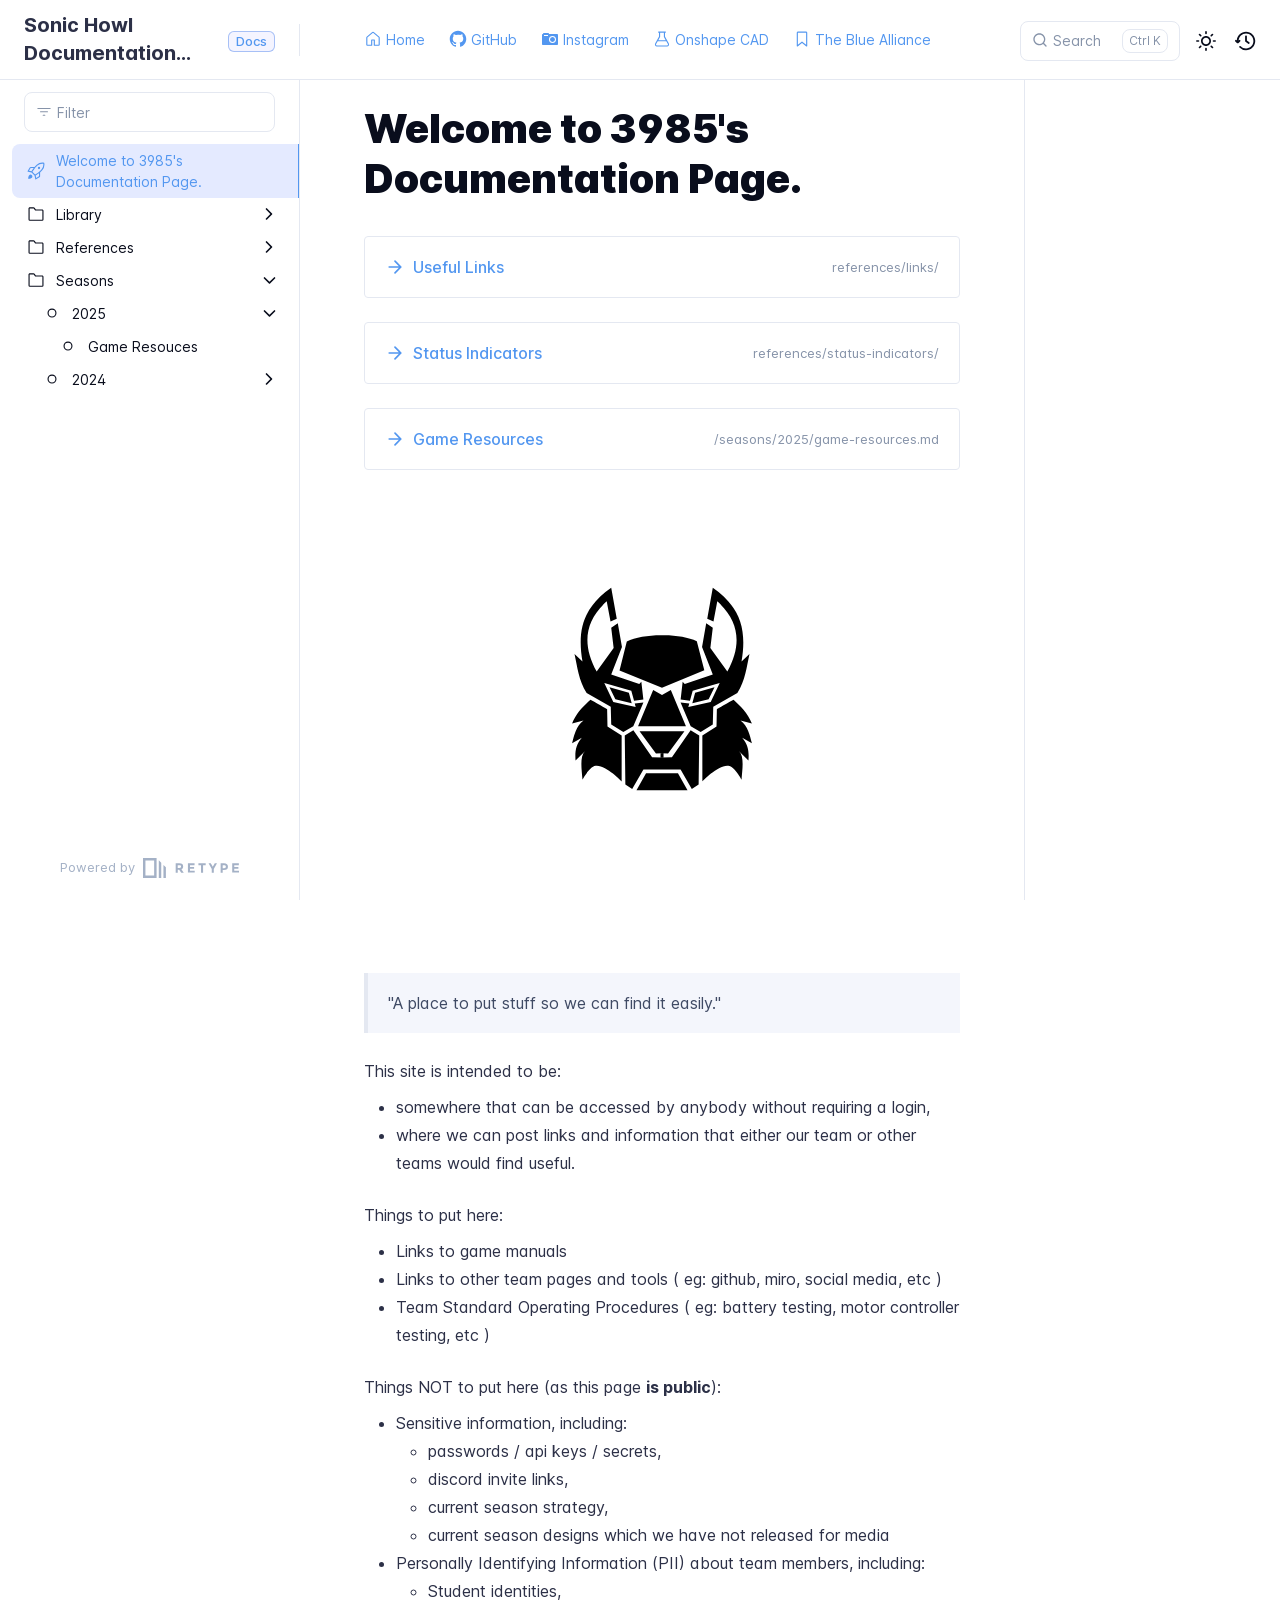
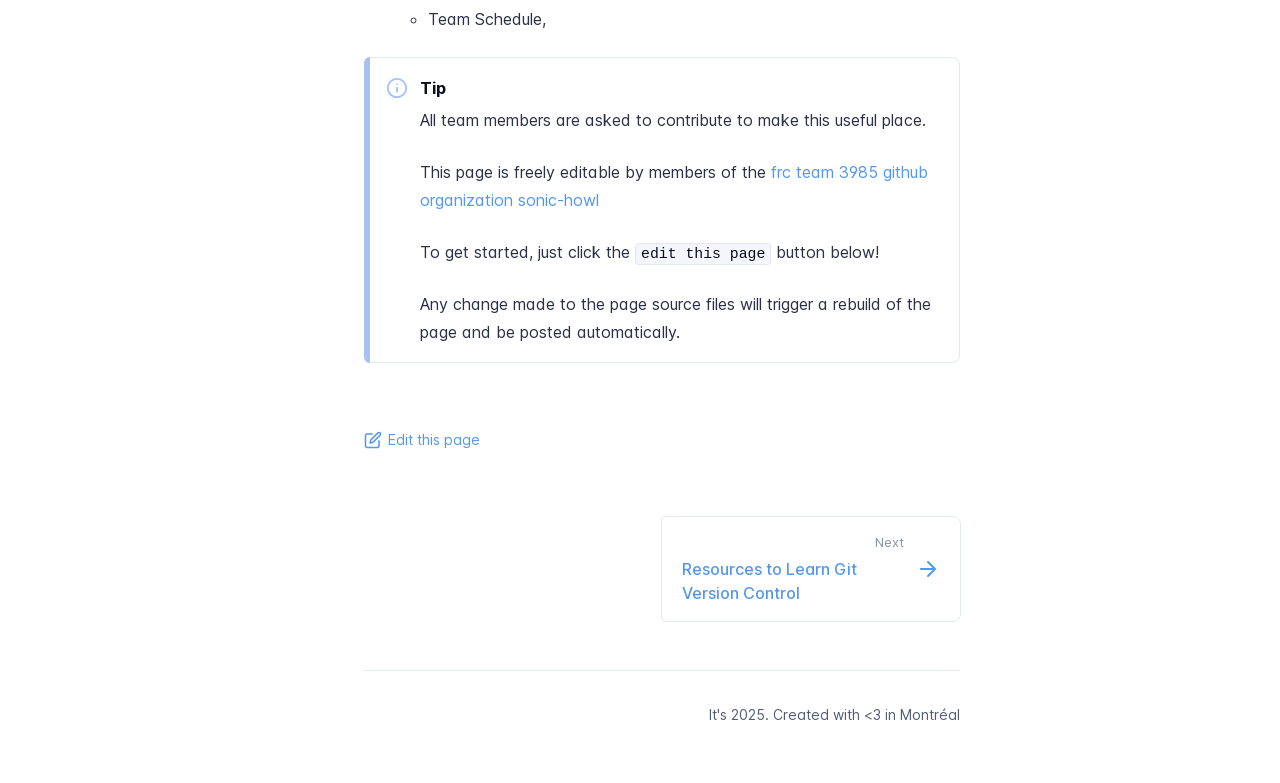
<file: index.html>
<!DOCTYPE html>
<html lang="en" class="h-full">
<head>
    <meta charset="UTF-8">
    <meta name="viewport" content="width=device-width,initial-scale=1">
    <meta name="turbo-cache-control" content="no-cache" data-turbo-track="reload" data-track-token="3.11.0.813266295390">

    <!-- See retype.com -->
    <meta name="generator" content="Retype 3.11.0">

    <!-- Primary Meta Tags -->
    <title>Welcome to 3985&#39;s Documentation Page.</title>
    <meta name="title" content="Welcome to 3985's Documentation Page.">
    <meta name="description" content="Useful Links">

    <!-- Canonical -->
    <link rel="canonical" href="https://docs.frc3985.ca/">

    <!-- Open Graph / Facebook -->
    <meta property="og:type" content="website">
    <meta property="og:url" content="https://docs.frc3985.ca/">
    <meta property="og:title" content="Welcome to 3985's Documentation Page.">
    <meta property="og:description" content="Useful Links">
    <meta property="og:image" content="https://docs.frc3985.ca/sonic-howl-logo.svg">

    <!-- Twitter -->
    <meta property="twitter:card" content="summary_large_image">
    <meta property="twitter:url" content="https://docs.frc3985.ca/">
    <meta property="twitter:title" content="Welcome to 3985's Documentation Page.">
    <meta property="twitter:description" content="Useful Links">
    <meta property="twitter:image" content="https://docs.frc3985.ca/sonic-howl-logo.svg">

    <script data-cfasync="false">(function(){var cl=document.documentElement.classList,ls=localStorage.getItem("retype_scheme"),hd=cl.contains("dark"),hl=cl.contains("light"),wm=window.matchMedia&&window.matchMedia("(prefers-color-scheme: dark)").matches;if(ls==="dark"||(!ls&&wm&&!hd&&!hl)){cl.remove("light");cl.add("dark")}else if(ls==="light"||(!ls&&!wm&&!hd&&!hl)){cl.remove("dark");cl.add("light")}})();</script>

    <link href="static/favicon.ico" rel="icon">
    <link href="resources/css/retype.css?v=3.11.0.813266295390" rel="stylesheet">

    <script data-cfasync="false" src="resources/js/config.js?v=3.11.0.813266295390" data-turbo-eval="false" defer></script>
    <script data-cfasync="false" src="resources/js/retype.js?v=3.11.0" data-turbo-eval="false" defer></script>
    <script id="lunr-js" data-cfasync="false" src="resources/js/lunr.js?v=3.11.0.813266295390" data-turbo-eval="false" defer></script>
</head>
<body>
    <div id="retype-app" class="relative text-base antialiased text-base-text bg-base-bg font-body">
        <div class="absolute bottom-0 left-0" style="top: 5rem; right: 50%"></div>
    
        <header id="retype-header" class="sticky top-0 z-30 flex w-full h-16 bg-header-bg border-b border-header-border md:h-20">
            <div class="container relative flex items-center justify-between pr-6 grow md:justify-start">
                <!-- Mobile menu button skeleton -->
                <button v-cloak class="skeleton retype-mobile-menu-button flex items-center justify-center shrink-0 overflow-hidden dark:text-white focus:outline-none rounded-full w-10 h-10 ml-3.5 md:hidden"><svg xmlns="http://www.w3.org/2000/svg" class="mb-px shrink-0" width="24" height="24" viewBox="0 0 24 24" role="presentation" style="margin-bottom: 0px;"><g fill="currentColor"><path d="M2 4h20v2H2zM2 11h20v2H2zM2 18h20v2H2z"></path></g></svg></button>
                <div v-cloak id="retype-sidebar-left-toggle-button"></div>
        
                <!-- Logo -->
                <div class="flex items-center justify-between h-full py-2 md:w-75">
                    <div class="flex items-center px-2 md:px-6">
                        <a id="retype-branding-logo" href="" class="flex items-center leading-snug text-xl">
                            <span class="dark:text-white font-bold line-clamp-1 md:line-clamp-2">Sonic Howl Documentation Page for First Robotics Competition</span>
                        </a><span id="retype-branding-label" class="inline-flex mt-1 px-2 py-1 ml-4 text-xs font-medium leading-none items-center rounded-md bg-branding-label-bg text-branding-label-text ring-1 ring-branding-label-border ring-inset md:inline-block">Docs</span>
                    </div>
        
                    <span class="hidden h-8 border-r md:inline-block border-base-border"></span>
                </div>
        
                <div class="flex justify-between md:grow">
                    <!-- Top Nav -->
                    <nav id="retype-header-nav" class="hidden md:flex">
                        <ul class="flex flex-col mb-4 md:pl-16 md:mb-0 md:flex-row md:items-center">
                            <li class="mr-6">
                                <a class="py-2 md:mb-0 inline-flex items-center text-sm whitespace-nowrap transition-colors duration-200 ease-linear md:text-header-text font-header-text-weight hover:text-header-text-hover" href="./">
                                    <svg xmlns="http://www.w3.org/2000/svg" class="mb-px mr-1" width="18" height="18" viewBox="0 0 24 24" role="presentation">
                                        <g fill="currentColor">
                                            <path d="M11.03 2.59a1.501 1.501 0 0 1 1.94 0l7.5 6.363a1.5 1.5 0 0 1 .53 1.144V19.5a1.5 1.5 0 0 1-1.5 1.5h-5.75a.75.75 0 0 1-.75-.75V14h-2v6.25a.75.75 0 0 1-.75.75H4.5A1.5 1.5 0 0 1 3 19.5v-9.403c0-.44.194-.859.53-1.144ZM12 3.734l-7.5 6.363V19.5h5v-6.25a.75.75 0 0 1 .75-.75h3.5a.75.75 0 0 1 .75.75v6.25h5v-9.403Z"/>
                                        </g>
                                    </svg>
                                    <span>Home</span>
                                </a>
                            </li>
                            <li class="mr-6">
                                <a class="py-2 md:mb-0 inline-flex items-center text-sm whitespace-nowrap transition-colors duration-200 ease-linear md:text-header-text font-header-text-weight hover:text-header-text-hover" href="https://github.com/sonic-howl" target="_blank">
                                    <svg xmlns="http://www.w3.org/2000/svg" class="mb-px mr-1" width="18" height="18" viewBox="0 0 24 24" role="presentation">
                                        <g fill="currentColor">
                                            <path d="M12 1C5.923 1 1 5.923 1 12c0 4.867 3.149 8.979 7.521 10.436.55.096.756-.233.756-.522 0-.262-.013-1.128-.013-2.049-2.764.509-3.479-.674-3.699-1.292-.124-.317-.66-1.293-1.127-1.554-.385-.207-.936-.715-.014-.729.866-.014 1.485.797 1.691 1.128.99 1.663 2.571 1.196 3.204.907.096-.715.385-1.196.701-1.471-2.448-.275-5.005-1.224-5.005-5.432 0-1.196.426-2.186 1.128-2.956-.111-.275-.496-1.402.11-2.915 0 0 .921-.288 3.024 1.128a10.193 10.193 0 0 1 2.75-.371c.936 0 1.871.123 2.75.371 2.104-1.43 3.025-1.128 3.025-1.128.605 1.513.221 2.64.111 2.915.701.77 1.127 1.747 1.127 2.956 0 4.222-2.571 5.157-5.019 5.432.399.344.743 1.004.743 2.035 0 1.471-.014 2.654-.014 3.025 0 .289.206.632.756.522C19.851 20.979 23 16.854 23 12c0-6.077-4.922-11-11-11Z"/>
                                        </g>
                                    </svg>
                                    <span>GitHub</span>
                                </a>
                            </li>
                            <li class="mr-6">
                                <a class="py-2 md:mb-0 inline-flex items-center text-sm whitespace-nowrap transition-colors duration-200 ease-linear md:text-header-text font-header-text-weight hover:text-header-text-hover" href="https://www.instagram.com/sonichowl_3985/" target="_blank">
                                    <svg xmlns="http://www.w3.org/2000/svg" class="mb-px mr-1" width="18" height="18" viewBox="0 0 24 24" role="presentation">
                                        <g fill="currentColor">
                                            <path d="M21.333 5.333c.734 0 1.334.6 1.334 1.334v12c0 .733-.6 1.333-1.334 1.333H2.667c-.734 0-1.334-.6-1.334-1.333v-12c0-.734.6-1.334 1.334-1.334C2.667 4.6 3.267 4 4 4h5.333c.734 0 1.334.6 1.334 1.333h10.666Zm-6 12A4.655 4.655 0 0 0 20 12.667 4.655 4.655 0 0 0 15.333 8a4.655 4.655 0 0 0-4.666 4.667 4.655 4.655 0 0 0 4.666 4.666Zm3.334-4.666A3.343 3.343 0 0 1 15.333 16 3.352 3.352 0 0 1 12 12.667a3.352 3.352 0 0 1 3.333-3.334 3.352 3.352 0 0 1 3.334 3.334ZM9.333 8V6.667H4V8h5.333Z"/>
                                        </g>
                                    </svg>
                                    <span>Instagram</span>
                                </a>
                            </li>
                            <li class="mr-6">
                                <a class="py-2 md:mb-0 inline-flex items-center text-sm whitespace-nowrap transition-colors duration-200 ease-linear md:text-header-text font-header-text-weight hover:text-header-text-hover" href="https://cad.onshape.com/documents?nodeId=629d4624a8f0a848cc29513c&resourceType=folder" target="_blank">
                                    <svg xmlns="http://www.w3.org/2000/svg" class="mb-px mr-1" width="18" height="18" viewBox="0 0 24 24" role="presentation">
                                        <g fill="currentColor">
                                            <path d="M8 8.807V3.5h-.563a.75.75 0 0 1 0-1.5h9.125a.75.75 0 0 1 0 1.5H16v5.307l5.125 9.301c.964 1.75-.302 3.892-2.299 3.892H5.174c-1.998 0-3.263-2.142-2.3-3.892ZM4.189 18.832a1.123 1.123 0 0 0 .985 1.668h13.652a1.123 1.123 0 0 0 .985-1.668L17.7 15H6.3ZM14.5 3.5h-5V9a.75.75 0 0 1-.093.362L7.127 13.5h9.746l-2.28-4.138A.75.75 0 0 1 14.5 9Z"/>
                                        </g>
                                    </svg>
                                    <span>Onshape CAD</span>
                                </a>
                            </li>
                            <li class="mr-6">
                                <a class="py-2 md:mb-0 inline-flex items-center text-sm whitespace-nowrap transition-colors duration-200 ease-linear md:text-header-text font-header-text-weight hover:text-header-text-hover" href="https://www.thebluealliance.com/team/3985">
                                    <svg xmlns="http://www.w3.org/2000/svg" class="mb-px mr-1" width="18" height="18" viewBox="0 0 24 24" role="presentation">
                                        <g fill="currentColor">
                                            <path d="M5 3.75C5 2.784 5.784 2 6.75 2h10.5c.966 0 1.75.784 1.75 1.75v17.5a.75.75 0 0 1-1.218.586L12 17.21l-5.781 4.625A.75.75 0 0 1 5 21.25Zm1.75-.25a.25.25 0 0 0-.25.25v15.94l5.031-4.026a.749.749 0 0 1 .938 0L17.5 19.69V3.75a.25.25 0 0 0-.25-.25Z"/>
                                        </g>
                                    </svg>
                                    <span>The Blue Alliance</span>
                                </a>
                            </li>
        
                        </ul>
                    </nav>
        
                    <!-- Header Right Skeleton -->
                    <div v-cloak class="flex justify-end grow skeleton">
        
                        <!-- Search input mock -->
                        <div class="relative hidden w-40 lg:block lg:max-w-sm lg:ml-auto">
                            <div class="absolute flex items-center justify-center h-full pl-3 dark:text-dark-300">
                                <svg xmlns="http://www.w3.org/2000/svg" class="icon-base" width="16" height="16" viewBox="0 0 24 24" aria-labelledby="icon" role="presentation" style="margin-bottom: 1px;"><g fill="currentColor" ><path d="M21.71 20.29l-3.68-3.68A8.963 8.963 0 0020 11c0-4.96-4.04-9-9-9s-9 4.04-9 9 4.04 9 9 9c2.12 0 4.07-.74 5.61-1.97l3.68 3.68c.2.19.45.29.71.29s.51-.1.71-.29c.39-.39.39-1.03 0-1.42zM4 11c0-3.86 3.14-7 7-7s7 3.14 7 7c0 1.92-.78 3.66-2.04 4.93-.01.01-.02.01-.02.01-.01.01-.01.01-.01.02A6.98 6.98 0 0111 18c-3.86 0-7-3.14-7-7z" ></path></g></svg>
                            </div>
                            <input class="w-full h-10 placeholder-search-placeholder transition-colors duration-200 ease-in bg-search-bg border border-transparent rounded md:text-sm hover:border-search-border-hover focus:outline-none focus:border-search-border-focus" style="padding: 0.625rem 0.75rem 0.625rem 2rem" type="text" placeholder="Search">
                        </div>
        
                        <!-- Mobile search button -->
                        <div class="flex items-center justify-center w-10 h-10 lg:hidden">
                            <svg xmlns="http://www.w3.org/2000/svg" class="shrink-0 icon-base" width="20" height="20" viewBox="0 0 24 24" aria-labelledby="icon" role="presentation" style="margin-bottom: 0px;"><g fill="currentColor" ><path d="M21.71 20.29l-3.68-3.68A8.963 8.963 0 0020 11c0-4.96-4.04-9-9-9s-9 4.04-9 9 4.04 9 9 9c2.12 0 4.07-.74 5.61-1.97l3.68 3.68c.2.19.45.29.71.29s.51-.1.71-.29c.39-.39.39-1.03 0-1.42zM4 11c0-3.86 3.14-7 7-7s7 3.14 7 7c0 1.92-.78 3.66-2.04 4.93-.01.01-.02.01-.02.01-.01.01-.01.01-.01.02A6.98 6.98 0 0111 18c-3.86 0-7-3.14-7-7z" ></path></g></svg>
                        </div>
        
                        <!-- Dark mode switch placeholder -->
                        <div class="w-10 h-10 lg:ml-2"></div>
        
                        <!-- History button -->
                        <div class="flex items-center justify-center w-10 h-10" style="margin-right: -0.625rem;">
                            <svg xmlns="http://www.w3.org/2000/svg" class="shrink-0 icon-base" width="22" height="22" viewBox="0 0 24 24" aria-labelledby="icon" role="presentation" style="margin-bottom: 0px;"><g fill="currentColor" ><g ><path d="M12.01 6.01c-.55 0-1 .45-1 1V12a1 1 0 00.4.8l3 2.22a.985.985 0 001.39-.2.996.996 0 00-.21-1.4l-2.6-1.92V7.01c.02-.55-.43-1-.98-1z"></path><path d="M12.01 1.91c-5.33 0-9.69 4.16-10.05 9.4l-.29-.26a.997.997 0 10-1.34 1.48l1.97 1.79c.19.17.43.26.67.26s.48-.09.67-.26l1.97-1.79a.997.997 0 10-1.34-1.48l-.31.28c.34-4.14 3.82-7.41 8.05-7.41 4.46 0 8.08 3.63 8.08 8.09s-3.63 8.08-8.08 8.08c-2.18 0-4.22-.85-5.75-2.4a.996.996 0 10-1.42 1.4 10.02 10.02 0 007.17 2.99c5.56 0 10.08-4.52 10.08-10.08.01-5.56-4.52-10.09-10.08-10.09z"></path></g></g></svg>
                        </div>
                    </div>
        
                    <div v-cloak class="flex justify-end grow">
                        <div id="retype-mobile-search-button"></div>
                        <doc-search-desktop></doc-search-desktop>
        
                        <doc-theme-switch class="lg:ml-2"></doc-theme-switch>
                        <doc-history></doc-history>
                    </div>
                </div>
            </div>
        </header>
    
    
        <div id="retype-container" class="container relative flex bg-white">
            <!-- Sidebar Skeleton -->
            <div v-cloak class="fixed flex flex-col shrink-0 duration-300 ease-in-out bg-sidebar-left-bg border-sidebar-left-border sidebar top-20 w-75 border-r h-screen md:sticky transition-transform skeleton">
            
                <div class="flex items-center h-16 px-6">
                    <input class="w-full h-8 px-3 py-2 transition-colors duration-200 ease-linear bg-filter-bg border border-filter-border rounded shadow-none text-sm focus:outline-none focus:border-filter-border-focus" type="text" placeholder="Filter">
                </div>
            
                <div class="pl-6 mt-1 mb-4">
                    <div class="w-32 h-3 mb-4 bg-skeleton-bg rounded-full loading"></div>
                    <div class="w-48 h-3 mb-4 bg-skeleton-bg rounded-full loading"></div>
                    <div class="w-40 h-3 mb-4 bg-skeleton-bg rounded-full loading"></div>
                    <div class="w-32 h-3 mb-4 bg-skeleton-bg rounded-full loading"></div>
                    <div class="w-48 h-3 mb-4 bg-skeleton-bg rounded-full loading"></div>
                    <div class="w-40 h-3 mb-4 bg-skeleton-bg rounded-full loading"></div>
                </div>
            
                <div class="shrink-0 mt-auto bg-transparent dark:border-base-border">
                    <a class="flex items-center justify-center flex-nowrap h-16 text-gray-350 dark:text-dark-400 hover:text-gray-600 dark:hover:text-dark-300 transition-colors duration-150 ease-in docs-powered-by" target="_blank" href="https://retype.com/" rel="noopener">
                        <span class="text-xs whitespace-nowrap">Powered by</span>
                        <svg xmlns="http://www.w3.org/2000/svg" class="ml-2" fill="currentColor" width="96" height="20" overflow="visible"><path d="M0 0v20h13.59V0H0zm11.15 17.54H2.44V2.46h8.71v15.08zM15.8 20h2.44V4.67L15.8 2.22zM20.45 6.89V20h2.44V9.34z"/><g><path d="M40.16 8.44c0 1.49-.59 2.45-1.75 2.88l2.34 3.32h-2.53l-2.04-2.96h-1.43v2.96h-2.06V5.36h3.5c1.43 0 2.46.24 3.07.73s.9 1.27.9 2.35zm-2.48 1.1c.26-.23.38-.59.38-1.09 0-.5-.13-.84-.4-1.03s-.73-.28-1.39-.28h-1.54v2.75h1.5c.72 0 1.2-.12 1.45-.35zM51.56 5.36V7.2h-4.59v1.91h4.13v1.76h-4.13v1.92h4.74v1.83h-6.79V5.36h6.64zM60.09 7.15v7.48h-2.06V7.15h-2.61V5.36h7.28v1.79h-2.61zM70.81 14.64h-2.06v-3.66l-3.19-5.61h2.23l1.99 3.45 1.99-3.45H74l-3.19 5.61v3.66zM83.99 6.19c.65.55.97 1.4.97 2.55s-.33 1.98-1 2.51-1.68.8-3.04.8h-1.23v2.59h-2.06V5.36h3.26c1.42 0 2.45.28 3.1.83zm-1.51 3.65c.25-.28.37-.69.37-1.22s-.16-.92-.48-1.14c-.32-.23-.82-.34-1.5-.34H79.7v3.12h1.38c.68 0 1.15-.14 1.4-.42zM95.85 5.36V7.2h-4.59v1.91h4.13v1.76h-4.13v1.92H96v1.83h-6.79V5.36h6.64z"/></g></svg>
                    </a>
                </div>
            </div>
            
            <!-- Sidebar component -->
            <doc-sidebar v-cloak>
                <template #sidebar-footer>
                    <div class="shrink-0 mt-auto border-t md:bg-transparent md:border-none dark:border-base-border">
            
                        <div class="py-3 px-6 md:hidden border-b dark:border-base-border">
                            <nav>
                                <ul class="flex flex-wrap justify-center items-center">
                                    <li class="mr-6">
                                        <a class="block py-1 inline-flex items-center text-sm whitespace-nowrap transition-colors duration-200 ease-linear md:text-header-text font-header-text-weight hover:text-header-text-hover" href="./">
                                            <svg xmlns="http://www.w3.org/2000/svg" class="mb-px mr-1" width="18" height="18" viewBox="0 0 24 24" role="presentation">
                                                <g fill="currentColor">
                                                    <path d="M11.03 2.59a1.501 1.501 0 0 1 1.94 0l7.5 6.363a1.5 1.5 0 0 1 .53 1.144V19.5a1.5 1.5 0 0 1-1.5 1.5h-5.75a.75.75 0 0 1-.75-.75V14h-2v6.25a.75.75 0 0 1-.75.75H4.5A1.5 1.5 0 0 1 3 19.5v-9.403c0-.44.194-.859.53-1.144ZM12 3.734l-7.5 6.363V19.5h5v-6.25a.75.75 0 0 1 .75-.75h3.5a.75.75 0 0 1 .75.75v6.25h5v-9.403Z"/>
                                                </g>
                                            </svg>
                                            <span>Home</span>
                                        </a>
                                    </li>
                                    <li class="mr-6">
                                        <a class="block py-1 inline-flex items-center text-sm whitespace-nowrap transition-colors duration-200 ease-linear md:text-header-text font-header-text-weight hover:text-header-text-hover" href="https://github.com/sonic-howl" target="_blank">
                                            <svg xmlns="http://www.w3.org/2000/svg" class="mb-px mr-1" width="18" height="18" viewBox="0 0 24 24" role="presentation">
                                                <g fill="currentColor">
                                                    <path d="M12 1C5.923 1 1 5.923 1 12c0 4.867 3.149 8.979 7.521 10.436.55.096.756-.233.756-.522 0-.262-.013-1.128-.013-2.049-2.764.509-3.479-.674-3.699-1.292-.124-.317-.66-1.293-1.127-1.554-.385-.207-.936-.715-.014-.729.866-.014 1.485.797 1.691 1.128.99 1.663 2.571 1.196 3.204.907.096-.715.385-1.196.701-1.471-2.448-.275-5.005-1.224-5.005-5.432 0-1.196.426-2.186 1.128-2.956-.111-.275-.496-1.402.11-2.915 0 0 .921-.288 3.024 1.128a10.193 10.193 0 0 1 2.75-.371c.936 0 1.871.123 2.75.371 2.104-1.43 3.025-1.128 3.025-1.128.605 1.513.221 2.64.111 2.915.701.77 1.127 1.747 1.127 2.956 0 4.222-2.571 5.157-5.019 5.432.399.344.743 1.004.743 2.035 0 1.471-.014 2.654-.014 3.025 0 .289.206.632.756.522C19.851 20.979 23 16.854 23 12c0-6.077-4.922-11-11-11Z"/>
                                                </g>
                                            </svg>
                                            <span>GitHub</span>
                                        </a>
                                    </li>
                                    <li class="mr-6">
                                        <a class="block py-1 inline-flex items-center text-sm whitespace-nowrap transition-colors duration-200 ease-linear md:text-header-text font-header-text-weight hover:text-header-text-hover" href="https://www.instagram.com/sonichowl_3985/" target="_blank">
                                            <svg xmlns="http://www.w3.org/2000/svg" class="mb-px mr-1" width="18" height="18" viewBox="0 0 24 24" role="presentation">
                                                <g fill="currentColor">
                                                    <path d="M21.333 5.333c.734 0 1.334.6 1.334 1.334v12c0 .733-.6 1.333-1.334 1.333H2.667c-.734 0-1.334-.6-1.334-1.333v-12c0-.734.6-1.334 1.334-1.334C2.667 4.6 3.267 4 4 4h5.333c.734 0 1.334.6 1.334 1.333h10.666Zm-6 12A4.655 4.655 0 0 0 20 12.667 4.655 4.655 0 0 0 15.333 8a4.655 4.655 0 0 0-4.666 4.667 4.655 4.655 0 0 0 4.666 4.666Zm3.334-4.666A3.343 3.343 0 0 1 15.333 16 3.352 3.352 0 0 1 12 12.667a3.352 3.352 0 0 1 3.333-3.334 3.352 3.352 0 0 1 3.334 3.334ZM9.333 8V6.667H4V8h5.333Z"/>
                                                </g>
                                            </svg>
                                            <span>Instagram</span>
                                        </a>
                                    </li>
                                    <li class="mr-6">
                                        <a class="block py-1 inline-flex items-center text-sm whitespace-nowrap transition-colors duration-200 ease-linear md:text-header-text font-header-text-weight hover:text-header-text-hover" href="https://cad.onshape.com/documents?nodeId=629d4624a8f0a848cc29513c&resourceType=folder" target="_blank">
                                            <svg xmlns="http://www.w3.org/2000/svg" class="mb-px mr-1" width="18" height="18" viewBox="0 0 24 24" role="presentation">
                                                <g fill="currentColor">
                                                    <path d="M8 8.807V3.5h-.563a.75.75 0 0 1 0-1.5h9.125a.75.75 0 0 1 0 1.5H16v5.307l5.125 9.301c.964 1.75-.302 3.892-2.299 3.892H5.174c-1.998 0-3.263-2.142-2.3-3.892ZM4.189 18.832a1.123 1.123 0 0 0 .985 1.668h13.652a1.123 1.123 0 0 0 .985-1.668L17.7 15H6.3ZM14.5 3.5h-5V9a.75.75 0 0 1-.093.362L7.127 13.5h9.746l-2.28-4.138A.75.75 0 0 1 14.5 9Z"/>
                                                </g>
                                            </svg>
                                            <span>Onshape CAD</span>
                                        </a>
                                    </li>
                                    <li class="mr-6">
                                        <a class="block py-1 inline-flex items-center text-sm whitespace-nowrap transition-colors duration-200 ease-linear md:text-header-text font-header-text-weight hover:text-header-text-hover" href="https://www.thebluealliance.com/team/3985">
                                            <svg xmlns="http://www.w3.org/2000/svg" class="mb-px mr-1" width="18" height="18" viewBox="0 0 24 24" role="presentation">
                                                <g fill="currentColor">
                                                    <path d="M5 3.75C5 2.784 5.784 2 6.75 2h10.5c.966 0 1.75.784 1.75 1.75v17.5a.75.75 0 0 1-1.218.586L12 17.21l-5.781 4.625A.75.75 0 0 1 5 21.25Zm1.75-.25a.25.25 0 0 0-.25.25v15.94l5.031-4.026a.749.749 0 0 1 .938 0L17.5 19.69V3.75a.25.25 0 0 0-.25-.25Z"/>
                                                </g>
                                            </svg>
                                            <span>The Blue Alliance</span>
                                        </a>
                                    </li>
            
                                </ul>
                            </nav>
                        </div>
            
                        <a class="flex items-center justify-center flex-nowrap h-16 text-gray-350 dark:text-dark-400 hover:text-gray-600 dark:hover:text-dark-300 transition-colors duration-150 ease-in docs-powered-by" target="_blank" href="https://retype.com/" rel="noopener">
                            <span class="text-xs whitespace-nowrap">Powered by</span>
                            <svg xmlns="http://www.w3.org/2000/svg" class="ml-2" fill="currentColor" width="96" height="20" overflow="visible"><path d="M0 0v20h13.59V0H0zm11.15 17.54H2.44V2.46h8.71v15.08zM15.8 20h2.44V4.67L15.8 2.22zM20.45 6.89V20h2.44V9.34z"/><g><path d="M40.16 8.44c0 1.49-.59 2.45-1.75 2.88l2.34 3.32h-2.53l-2.04-2.96h-1.43v2.96h-2.06V5.36h3.5c1.43 0 2.46.24 3.07.73s.9 1.27.9 2.35zm-2.48 1.1c.26-.23.38-.59.38-1.09 0-.5-.13-.84-.4-1.03s-.73-.28-1.39-.28h-1.54v2.75h1.5c.72 0 1.2-.12 1.45-.35zM51.56 5.36V7.2h-4.59v1.91h4.13v1.76h-4.13v1.92h4.74v1.83h-6.79V5.36h6.64zM60.09 7.15v7.48h-2.06V7.15h-2.61V5.36h7.28v1.79h-2.61zM70.81 14.64h-2.06v-3.66l-3.19-5.61h2.23l1.99 3.45 1.99-3.45H74l-3.19 5.61v3.66zM83.99 6.19c.65.55.97 1.4.97 2.55s-.33 1.98-1 2.51-1.68.8-3.04.8h-1.23v2.59h-2.06V5.36h3.26c1.42 0 2.45.28 3.1.83zm-1.51 3.65c.25-.28.37-.69.37-1.22s-.16-.92-.48-1.14c-.32-.23-.82-.34-1.5-.34H79.7v3.12h1.38c.68 0 1.15-.14 1.4-.42zM95.85 5.36V7.2h-4.59v1.91h4.13v1.76h-4.13v1.92H96v1.83h-6.79V5.36h6.64z"/></g></svg>
                        </a>
                    </div>
                </template>
            </doc-sidebar>
    
            <div class="grow min-w-0 bg-body-bg">
                <!-- Render "toolbar" template here on api pages --><!-- Render page content -->
                <div class="flex">
                    <div id="retype-main" class="min-w-0 p-4 grow md:px-16">
                        <main class="relative pb-12 lg:pt-2">
                            <div class="retype-markdown" id="retype-content">
                                <!-- Rendered if sidebar right is enabled -->
                                <div id="retype-sidebar-right-toggle"></div>
                                <!-- Page content  -->
<doc-anchor-target id="welcome-to-3985s-documentation-page" class="break-words">
    <h1>
        <doc-anchor-trigger class="header-anchor-trigger" to="#welcome-to-3985s-documentation-page">#</doc-anchor-trigger>
        <span><strong>Welcome to 3985&#x27;s Documentation Page.</strong></span>
    </h1>
</doc-anchor-target>
<p>
<div class="mb-6 px-5 py-4 flex justify-between relative border border-base-border hover:border-base-border-hover rounded transition-colors duration-150">
    <div class="flex items-center text-base-500">
        <span class="inline-block mb-px">
            <svg xmlns="http://www.w3.org/2000/svg" width="20" height="20" viewBox="0 0 24 24" role="presentation" fill="currentColor"><path fill="none" d="M0 0h24v24H0z"/><path d="M19.92 12.38a1 1 0 00-.22-1.09l-7-7a.996.996 0 10-1.41 1.41l5.3 5.3H5c-.55 0-1 .45-1 1s.45 1 1 1h11.59l-5.29 5.29a.996.996 0 000 1.41c.19.2.44.3.7.3s.51-.1.71-.29l7-7c.09-.09.16-.21.21-.33z"/></svg>
        </span>
        <span class="inline-block font-medium ml-2">Useful Links</span>
    </div>
    <div class="flex items-center text-xs text-gray-400 dark:text-dark-400">
        <span>references/links/</span>
    </div>
    <a href="references/links/" class="absolute block inset-0"></a>
</div>
</p>
<p>
<div class="mb-6 px-5 py-4 flex justify-between relative border border-base-border hover:border-base-border-hover rounded transition-colors duration-150">
    <div class="flex items-center text-base-500">
        <span class="inline-block mb-px">
            <svg xmlns="http://www.w3.org/2000/svg" width="20" height="20" viewBox="0 0 24 24" role="presentation" fill="currentColor"><path fill="none" d="M0 0h24v24H0z"/><path d="M19.92 12.38a1 1 0 00-.22-1.09l-7-7a.996.996 0 10-1.41 1.41l5.3 5.3H5c-.55 0-1 .45-1 1s.45 1 1 1h11.59l-5.29 5.29a.996.996 0 000 1.41c.19.2.44.3.7.3s.51-.1.71-.29l7-7c.09-.09.16-.21.21-.33z"/></svg>
        </span>
        <span class="inline-block font-medium ml-2">Status Indicators</span>
    </div>
    <div class="flex items-center text-xs text-gray-400 dark:text-dark-400">
        <span>references/status-indicators/</span>
    </div>
    <a href="references/status-indicators/" class="absolute block inset-0"></a>
</div>
</p>
<p>
<div class="mb-6 px-5 py-4 flex justify-between relative border border-base-border hover:border-base-border-hover rounded transition-colors duration-150">
    <div class="flex items-center text-base-500">
        <span class="inline-block mb-px">
            <svg xmlns="http://www.w3.org/2000/svg" width="20" height="20" viewBox="0 0 24 24" role="presentation" fill="currentColor"><path fill="none" d="M0 0h24v24H0z"/><path d="M19.92 12.38a1 1 0 00-.22-1.09l-7-7a.996.996 0 10-1.41 1.41l5.3 5.3H5c-.55 0-1 .45-1 1s.45 1 1 1h11.59l-5.29 5.29a.996.996 0 000 1.41c.19.2.44.3.7.3s.51-.1.71-.29l7-7c.09-.09.16-.21.21-.33z"/></svg>
        </span>
        <span class="inline-block font-medium ml-2">Game Resources</span>
    </div>
    <div class="flex items-center text-xs text-gray-400 dark:text-dark-400">
        <span>/seasons/2025/game-resources.md</span>
    </div>
    <a href="/seasons/2025/game-resources.md" class="absolute block inset-0"></a>
</div>
</p>
<p><figure class="content-center">
    <img src="sonic-howl-logo.svg" alt="" class="rounded-image-rounded border-image-border border-image-border-width" />
    <figcaption class="caption"></figcaption>
</figure>
</p>
<blockquote>
<p>&quot;A place to put stuff so we can find it easily.&quot;</p>
</blockquote>
<p>This site is intended to be:</p>
<ul>
<li>somewhere that can be accessed by anybody without requiring a login,</li>
<li>where we can post links and information that either our team or other teams would find useful.</li>
</ul>
<p>Things to put here:</p>
<ul>
<li>Links to game manuals</li>
<li>Links to other team pages and tools ( eg: github, miro, social media, etc )</li>
<li>Team Standard Operating Procedures ( eg: battery testing, motor controller testing, etc )</li>
</ul>
<p>Things NOT to put here (as this page <strong>is public</strong>):</p>
<ul>
<li>Sensitive information, including:
<ul>
<li>passwords / api keys / secrets,</li>
<li>discord invite links,</li>
<li>current season strategy,</li>
<li>current season designs which we have not released for media</li>
</ul>
</li>
<li>Personally Identifying Information (PII) about team members, including:
<ul>
<li>Student identities,</li>
<li>Team Schedule,</li>
</ul>
</li>
</ul>
<div class="flex mb-6">
    <div class="shrink-0 w-1.5 rounded-tl-lg rounded-bl-lg bg-callout-info"></div>
    <div class="flex w-full py-4 border border-l-0 rounded-tr-lg rounded-br-lg doc-callout bg-callout-base-bg border-callout-base-border" role="alert">
        <div class="flex items-center ml-4 h-7">
            <svg xmlns="http://www.w3.org/2000/svg" class="mb-px text-callout-info" width="22" height="22" viewBox="0 0 24 24" role="presentation">
                <g fill="currentColor"><g>
                    <path d="M12 1C5.93 1 1 5.93 1 12s4.93 11 11 11 11-4.93 11-11S18.07 1 12 1zm0 20c-4.96 0-9-4.04-9-9s4.04-9 9-9 9 4.04 9 9-4.04 9-9 9z"></path>
                    <path d="M12 11c-.55 0-1 .45-1 1v4c0 .55.45 1 1 1s1-.45 1-1v-4c0-.55-.45-1-1-1zM12.01 7c-.56 0-1 .45-1 1s.45 1 1 1 1-.45 1-1-.45-1-1-1z"></path>
                    <path fill="none" d="M0 0h24v24H0z"></path>
                </g></g>
            </svg>
        </div>
        <div class="pr-5 ml-3 w-full">
            <h5>Tip</h5>
<p>All team members are asked to contribute to make this useful place.</p>
<p>This page is freely editable by members of the <a href="https://github.com/sonic-howl">frc team 3985 github organization sonic-howl</a></p>
<p>To get started, just click the <code v-pre>edit this page</code> button below!</p>
<p>Any change made to the page source files will trigger a rebuild of the page and be posted automatically.</p>
        </div>
    </div>
</div>

                                
                                <!-- Required only on API pages -->
                                <doc-toolbar-member-filter-no-results></doc-toolbar-member-filter-no-results>
                            </div>
                            <footer id="retype-content-footer" class="clear-both">
                                <div class="flex flex-wrap items-center justify-between mt-14">
                                    <a id="retype-edit-this-page" class="my-2.5 inline-flex items-center text-sm whitespace-nowrap text-body-link font-body-link-weight hover:text-body-link-hover hover:underline" href="https://github.com/sonic-howl/frc3985.ca/edit/main/welcome.md" target="_blank" rel="noopener">
                                        <svg class="mr-1.5" xmlns="http://www.w3.org/2000/svg" width="18" height="18" viewBox="0 0 24 24" fill="currentColor" overflow="visible"><path d="M20 12c-.55 0-1 .45-1 1v7c0 .55-.45 1-1 1H4c-.55 0-1-.45-1-1V6c0-.55.45-1 1-1h7c.55 0 1-.45 1-1s-.45-1-1-1H4C2.35 3 1 4.35 1 6v14c0 1.65 1.35 3 3 3h14c1.65 0 3-1.35 3-3v-7c0-.55-.45-1-1-1z" /><path d="M22.21 1.79c-1.18-1.18-3.24-1.18-4.41 0l-9.5 9.5c-.13.13-.22.29-.26.46l-1 4c-.08.34.01.7.26.95.18.2.44.3.7.3.08 0 .16-.01.24-.03l4-1c.18-.04.34-.13.46-.26l9.5-9.5c1.22-1.22 1.22-3.2.01-4.42zm-1.42 3l-9.3 9.3-2.11.53.53-2.11 9.3-9.3c.42-.42 1.16-.42 1.59 0 .43.43.43 1.15-.01 1.58z" /><path fill="none" d="M0 0h24v24H0z" /></svg>
                                        <span>Edit this page</span>
                                    </a>
                                </div>
                            
                                <nav id="retype-nextprev" class="print:hidden flex mt-14">
                                    <div class="w-1/2">
                                    </div>
                            
                                    <div class="w-1/2">
                                        <a class="px-5 py-4 -mx-px h-full flex items-center justify-end break-normal font-medium text-body-link border border-base-border hover:border-base-border-hover rounded-l rounded-r-lg transition-colors duration-150 relative hover:z-5" href="library/software/git/learning_git/">
                                            <span>
                                                <span class="block text-xs font-normal text-right text-base-text-muted">Next</span>
                                                <span class="block mt-1">Resources to Learn Git Version Control</span>
                                            </span>
                                            <svg xmlns="http://www.w3.org/2000/svg" class="ml-3" width="24" height="24" viewBox="0 0 24 24" fill="currentColor" overflow="visible"><path d="M19.92 12.38a1 1 0 00-.22-1.09l-7-7a.996.996 0 10-1.41 1.41l5.3 5.3H5c-.55 0-1 .45-1 1s.45 1 1 1h11.59l-5.29 5.29a.996.996 0 000 1.41c.19.2.44.3.7.3s.51-.1.71-.29l7-7c.09-.09.16-.21.21-.33z" /><path fill="none" d="M0 0h24v24H0z" /></svg>
                                        </a>
                                    </div>
                                </nav>
                            </footer>
                        </main>
                
                        <div id="retype-page-footer" class="print:border-none border-t border-base-border pt-6 mb-8">
                            <footer class="flex flex-wrap items-center justify-between print:justify-center">
                                <div id="retype-footer-links" class="print:hidden">
                                    <ul class="flex flex-wrap items-center text-sm">
                                    </ul>
                                </div>
                                <div id="retype-copyright" class="print:justify-center py-2 text-footer-text font-footer-link-weight text-sm leading-relaxed"><p>It&#x27;s 2025. Created with &lt;3 in Montréal</p></div>
                            </footer>
                        </div>
                    </div>
                
                    <!-- Rendered if sidebar right is enabled -->
                    <!-- Sidebar right skeleton-->
                    <div v-cloak class="fixed top-0 bottom-0 right-0 translate-x-full bg-sidebar-right-bg border-sidebar-right-border lg:sticky lg:border-l lg:shrink-0 lg:pt-6 lg:transform-none sm:w-1/2 lg:w-64 lg:z-0 md:w-104 sidebar-right skeleton">
                        <div class="pl-5">
                            <div class="w-32 h-3 mb-4 bg-skeleton-bg rounded-full loading"></div>
                            <div class="w-48 h-3 mb-4 bg-skeleton-bg rounded-full loading"></div>
                            <div class="w-40 h-3 mb-4 bg-skeleton-bg rounded-full loading"></div>
                        </div>
                    </div>
                
                    <!-- User should be able to hide sidebar right -->
                    <doc-sidebar-right v-cloak></doc-sidebar-right>
                </div>

            </div>
        </div>
    
        <doc-search-mobile></doc-search-mobile>
        <doc-back-to-top></doc-back-to-top>
    </div>


    <div id="retype-overlay-target"></div>

    <script data-cfasync="false">window.__DOCS__ = { "title": "Welcome to 3985's Documentation Page.", isRoot: true, level: 0, icon: "file", hasPrism: false, hasMermaid: false, hasMath: false, tocDepth: 23 }</script>
</body>
</html>
</file>
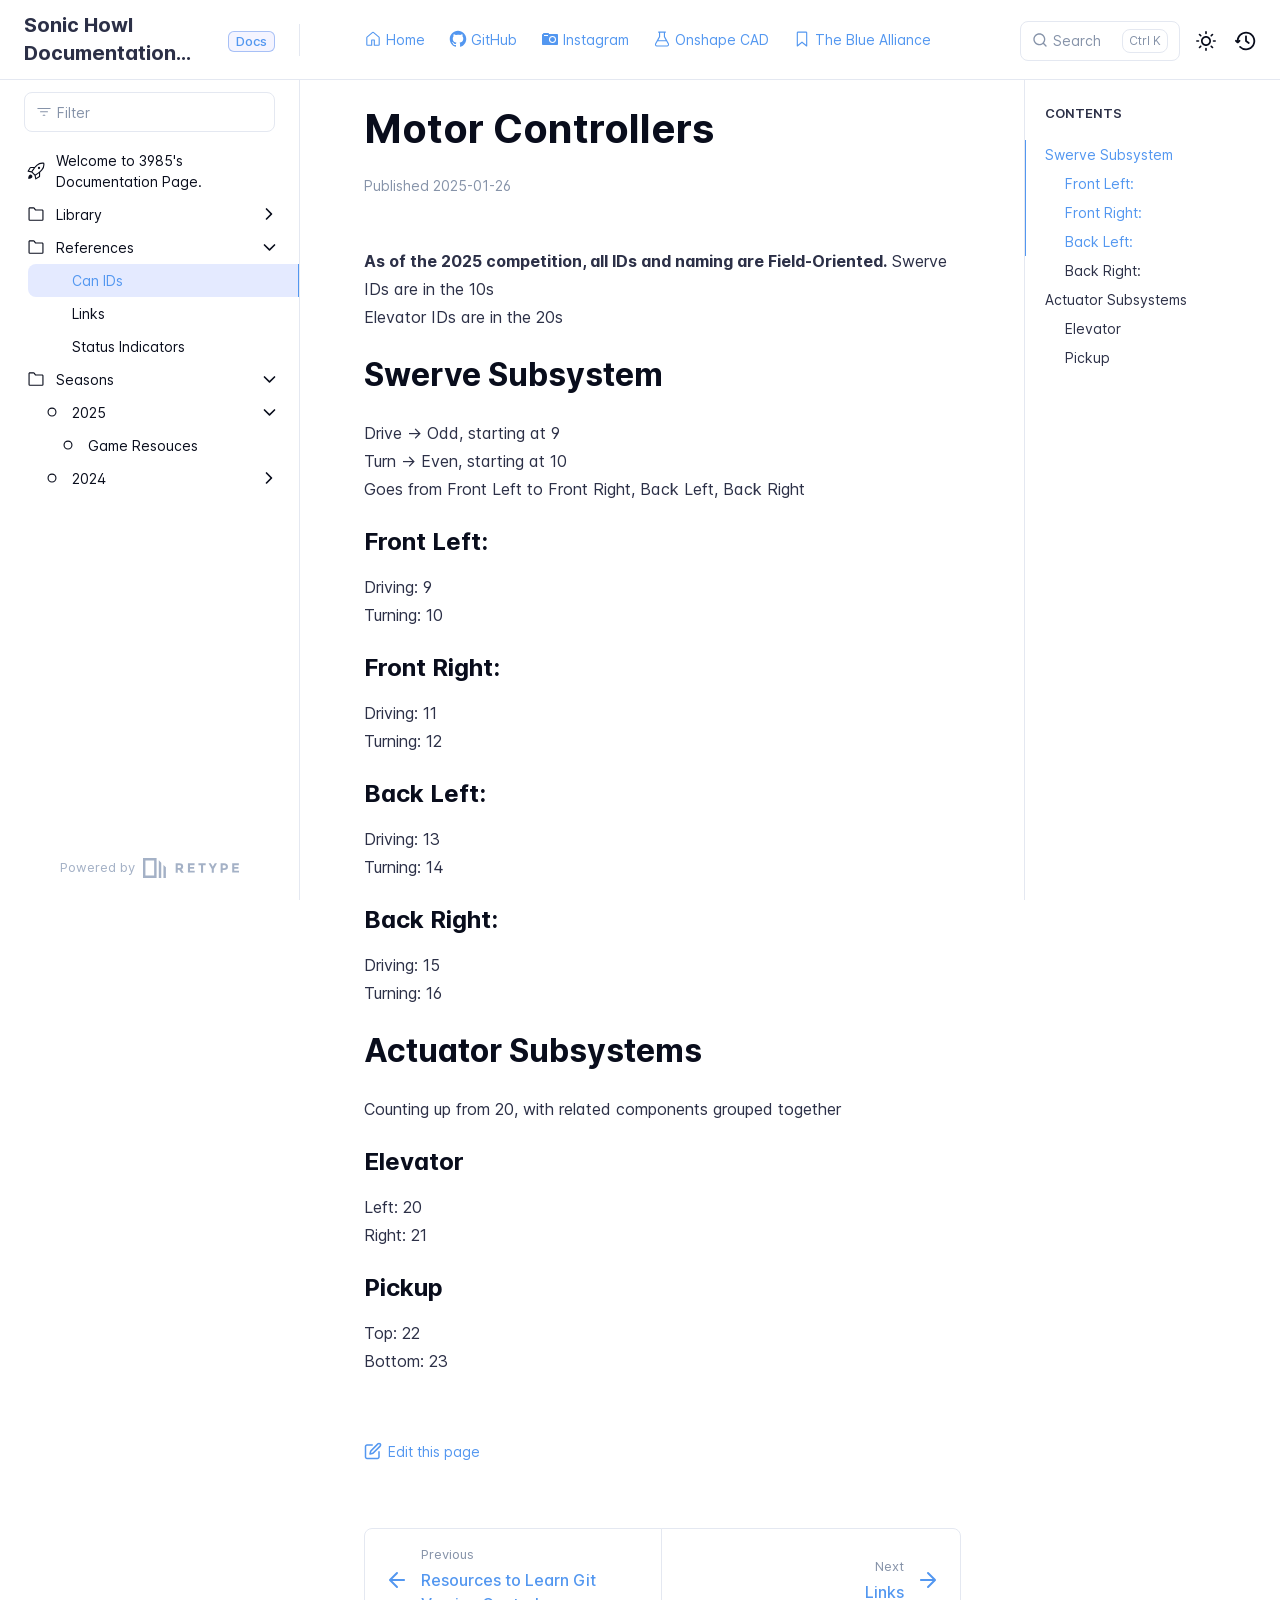
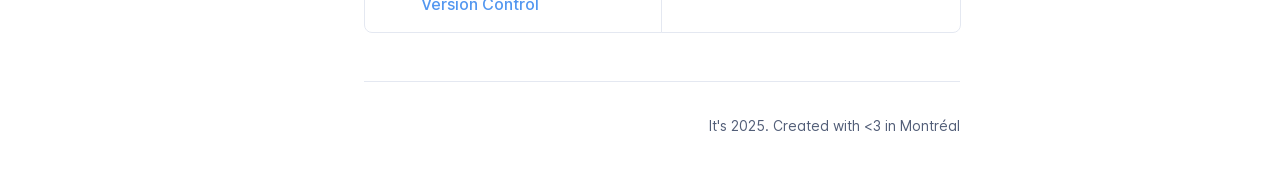
<file: references/can-ids/index.html>
<!DOCTYPE html>
<html lang="en" class="h-full">
<head>
    <meta charset="UTF-8">
    <meta name="viewport" content="width=device-width,initial-scale=1">
    <meta name="turbo-cache-control" content="no-cache" data-turbo-track="reload" data-track-token="3.11.0.813266295390">

    <!-- See retype.com -->
    <meta name="generator" content="Retype 3.11.0">

    <!-- Primary Meta Tags -->
    <title>Motor Controllers</title>
    <meta name="title" content="Motor Controllers">
    <meta name="description" content="As of the 2025 competition, all IDs and naming are Field-Oriented. Swerve IDs are in the 10s Elevator IDs are in the 20s ">

    <!-- Canonical -->
    <link rel="canonical" href="https://docs.frc3985.ca/references/can-ids/">

    <!-- Open Graph / Facebook -->
    <meta property="og:type" content="website">
    <meta property="og:url" content="https://docs.frc3985.ca/references/can-ids/">
    <meta property="og:title" content="Motor Controllers">
    <meta property="og:description" content="As of the 2025 competition, all IDs and naming are Field-Oriented. Swerve IDs are in the 10s Elevator IDs are in the 20s ">

    <!-- Twitter -->
    <meta property="twitter:card" content="summary_large_image">
    <meta property="twitter:url" content="https://docs.frc3985.ca/references/can-ids/">
    <meta property="twitter:title" content="Motor Controllers">
    <meta property="twitter:description" content="As of the 2025 competition, all IDs and naming are Field-Oriented. Swerve IDs are in the 10s Elevator IDs are in the 20s ">

    <script data-cfasync="false">(function(){var cl=document.documentElement.classList,ls=localStorage.getItem("retype_scheme"),hd=cl.contains("dark"),hl=cl.contains("light"),wm=window.matchMedia&&window.matchMedia("(prefers-color-scheme: dark)").matches;if(ls==="dark"||(!ls&&wm&&!hd&&!hl)){cl.remove("light");cl.add("dark")}else if(ls==="light"||(!ls&&!wm&&!hd&&!hl)){cl.remove("dark");cl.add("light")}})();</script>

    <link href="../../static/favicon.ico" rel="icon">
    <link href="../../resources/css/retype.css?v=3.11.0.813266295390" rel="stylesheet">

    <script data-cfasync="false" src="../../resources/js/config.js?v=3.11.0.813266295390" data-turbo-eval="false" defer></script>
    <script data-cfasync="false" src="../../resources/js/retype.js?v=3.11.0" data-turbo-eval="false" defer></script>
    <script id="lunr-js" data-cfasync="false" src="../../resources/js/lunr.js?v=3.11.0.813266295390" data-turbo-eval="false" defer></script>
</head>
<body>
    <div id="retype-app" class="relative text-base antialiased text-base-text bg-base-bg font-body">
        <div class="absolute bottom-0 left-0" style="top: 5rem; right: 50%"></div>
    
        <header id="retype-header" class="sticky top-0 z-30 flex w-full h-16 bg-header-bg border-b border-header-border md:h-20">
            <div class="container relative flex items-center justify-between pr-6 grow md:justify-start">
                <!-- Mobile menu button skeleton -->
                <button v-cloak class="skeleton retype-mobile-menu-button flex items-center justify-center shrink-0 overflow-hidden dark:text-white focus:outline-none rounded-full w-10 h-10 ml-3.5 md:hidden"><svg xmlns="http://www.w3.org/2000/svg" class="mb-px shrink-0" width="24" height="24" viewBox="0 0 24 24" role="presentation" style="margin-bottom: 0px;"><g fill="currentColor"><path d="M2 4h20v2H2zM2 11h20v2H2zM2 18h20v2H2z"></path></g></svg></button>
                <div v-cloak id="retype-sidebar-left-toggle-button"></div>
        
                <!-- Logo -->
                <div class="flex items-center justify-between h-full py-2 md:w-75">
                    <div class="flex items-center px-2 md:px-6">
                        <a id="retype-branding-logo" href="../../" class="flex items-center leading-snug text-xl">
                            <span class="dark:text-white font-bold line-clamp-1 md:line-clamp-2">Sonic Howl Documentation Page for First Robotics Competition</span>
                        </a><span id="retype-branding-label" class="inline-flex mt-1 px-2 py-1 ml-4 text-xs font-medium leading-none items-center rounded-md bg-branding-label-bg text-branding-label-text ring-1 ring-branding-label-border ring-inset md:inline-block">Docs</span>
                    </div>
        
                    <span class="hidden h-8 border-r md:inline-block border-base-border"></span>
                </div>
        
                <div class="flex justify-between md:grow">
                    <!-- Top Nav -->
                    <nav id="retype-header-nav" class="hidden md:flex">
                        <ul class="flex flex-col mb-4 md:pl-16 md:mb-0 md:flex-row md:items-center">
                            <li class="mr-6">
                                <a class="py-2 md:mb-0 inline-flex items-center text-sm whitespace-nowrap transition-colors duration-200 ease-linear md:text-header-text font-header-text-weight hover:text-header-text-hover" href="./">
                                    <svg xmlns="http://www.w3.org/2000/svg" class="mb-px mr-1" width="18" height="18" viewBox="0 0 24 24" role="presentation">
                                        <g fill="currentColor">
                                            <path d="M11.03 2.59a1.501 1.501 0 0 1 1.94 0l7.5 6.363a1.5 1.5 0 0 1 .53 1.144V19.5a1.5 1.5 0 0 1-1.5 1.5h-5.75a.75.75 0 0 1-.75-.75V14h-2v6.25a.75.75 0 0 1-.75.75H4.5A1.5 1.5 0 0 1 3 19.5v-9.403c0-.44.194-.859.53-1.144ZM12 3.734l-7.5 6.363V19.5h5v-6.25a.75.75 0 0 1 .75-.75h3.5a.75.75 0 0 1 .75.75v6.25h5v-9.403Z"/>
                                        </g>
                                    </svg>
                                    <span>Home</span>
                                </a>
                            </li>
                            <li class="mr-6">
                                <a class="py-2 md:mb-0 inline-flex items-center text-sm whitespace-nowrap transition-colors duration-200 ease-linear md:text-header-text font-header-text-weight hover:text-header-text-hover" href="https://github.com/sonic-howl" target="_blank">
                                    <svg xmlns="http://www.w3.org/2000/svg" class="mb-px mr-1" width="18" height="18" viewBox="0 0 24 24" role="presentation">
                                        <g fill="currentColor">
                                            <path d="M12 1C5.923 1 1 5.923 1 12c0 4.867 3.149 8.979 7.521 10.436.55.096.756-.233.756-.522 0-.262-.013-1.128-.013-2.049-2.764.509-3.479-.674-3.699-1.292-.124-.317-.66-1.293-1.127-1.554-.385-.207-.936-.715-.014-.729.866-.014 1.485.797 1.691 1.128.99 1.663 2.571 1.196 3.204.907.096-.715.385-1.196.701-1.471-2.448-.275-5.005-1.224-5.005-5.432 0-1.196.426-2.186 1.128-2.956-.111-.275-.496-1.402.11-2.915 0 0 .921-.288 3.024 1.128a10.193 10.193 0 0 1 2.75-.371c.936 0 1.871.123 2.75.371 2.104-1.43 3.025-1.128 3.025-1.128.605 1.513.221 2.64.111 2.915.701.77 1.127 1.747 1.127 2.956 0 4.222-2.571 5.157-5.019 5.432.399.344.743 1.004.743 2.035 0 1.471-.014 2.654-.014 3.025 0 .289.206.632.756.522C19.851 20.979 23 16.854 23 12c0-6.077-4.922-11-11-11Z"/>
                                        </g>
                                    </svg>
                                    <span>GitHub</span>
                                </a>
                            </li>
                            <li class="mr-6">
                                <a class="py-2 md:mb-0 inline-flex items-center text-sm whitespace-nowrap transition-colors duration-200 ease-linear md:text-header-text font-header-text-weight hover:text-header-text-hover" href="https://www.instagram.com/sonichowl_3985/" target="_blank">
                                    <svg xmlns="http://www.w3.org/2000/svg" class="mb-px mr-1" width="18" height="18" viewBox="0 0 24 24" role="presentation">
                                        <g fill="currentColor">
                                            <path d="M21.333 5.333c.734 0 1.334.6 1.334 1.334v12c0 .733-.6 1.333-1.334 1.333H2.667c-.734 0-1.334-.6-1.334-1.333v-12c0-.734.6-1.334 1.334-1.334C2.667 4.6 3.267 4 4 4h5.333c.734 0 1.334.6 1.334 1.333h10.666Zm-6 12A4.655 4.655 0 0 0 20 12.667 4.655 4.655 0 0 0 15.333 8a4.655 4.655 0 0 0-4.666 4.667 4.655 4.655 0 0 0 4.666 4.666Zm3.334-4.666A3.343 3.343 0 0 1 15.333 16 3.352 3.352 0 0 1 12 12.667a3.352 3.352 0 0 1 3.333-3.334 3.352 3.352 0 0 1 3.334 3.334ZM9.333 8V6.667H4V8h5.333Z"/>
                                        </g>
                                    </svg>
                                    <span>Instagram</span>
                                </a>
                            </li>
                            <li class="mr-6">
                                <a class="py-2 md:mb-0 inline-flex items-center text-sm whitespace-nowrap transition-colors duration-200 ease-linear md:text-header-text font-header-text-weight hover:text-header-text-hover" href="https://cad.onshape.com/documents?nodeId=629d4624a8f0a848cc29513c&resourceType=folder" target="_blank">
                                    <svg xmlns="http://www.w3.org/2000/svg" class="mb-px mr-1" width="18" height="18" viewBox="0 0 24 24" role="presentation">
                                        <g fill="currentColor">
                                            <path d="M8 8.807V3.5h-.563a.75.75 0 0 1 0-1.5h9.125a.75.75 0 0 1 0 1.5H16v5.307l5.125 9.301c.964 1.75-.302 3.892-2.299 3.892H5.174c-1.998 0-3.263-2.142-2.3-3.892ZM4.189 18.832a1.123 1.123 0 0 0 .985 1.668h13.652a1.123 1.123 0 0 0 .985-1.668L17.7 15H6.3ZM14.5 3.5h-5V9a.75.75 0 0 1-.093.362L7.127 13.5h9.746l-2.28-4.138A.75.75 0 0 1 14.5 9Z"/>
                                        </g>
                                    </svg>
                                    <span>Onshape CAD</span>
                                </a>
                            </li>
                            <li class="mr-6">
                                <a class="py-2 md:mb-0 inline-flex items-center text-sm whitespace-nowrap transition-colors duration-200 ease-linear md:text-header-text font-header-text-weight hover:text-header-text-hover" href="https://www.thebluealliance.com/team/3985">
                                    <svg xmlns="http://www.w3.org/2000/svg" class="mb-px mr-1" width="18" height="18" viewBox="0 0 24 24" role="presentation">
                                        <g fill="currentColor">
                                            <path d="M5 3.75C5 2.784 5.784 2 6.75 2h10.5c.966 0 1.75.784 1.75 1.75v17.5a.75.75 0 0 1-1.218.586L12 17.21l-5.781 4.625A.75.75 0 0 1 5 21.25Zm1.75-.25a.25.25 0 0 0-.25.25v15.94l5.031-4.026a.749.749 0 0 1 .938 0L17.5 19.69V3.75a.25.25 0 0 0-.25-.25Z"/>
                                        </g>
                                    </svg>
                                    <span>The Blue Alliance</span>
                                </a>
                            </li>
        
                        </ul>
                    </nav>
        
                    <!-- Header Right Skeleton -->
                    <div v-cloak class="flex justify-end grow skeleton">
        
                        <!-- Search input mock -->
                        <div class="relative hidden w-40 lg:block lg:max-w-sm lg:ml-auto">
                            <div class="absolute flex items-center justify-center h-full pl-3 dark:text-dark-300">
                                <svg xmlns="http://www.w3.org/2000/svg" class="icon-base" width="16" height="16" viewBox="0 0 24 24" aria-labelledby="icon" role="presentation" style="margin-bottom: 1px;"><g fill="currentColor" ><path d="M21.71 20.29l-3.68-3.68A8.963 8.963 0 0020 11c0-4.96-4.04-9-9-9s-9 4.04-9 9 4.04 9 9 9c2.12 0 4.07-.74 5.61-1.97l3.68 3.68c.2.19.45.29.71.29s.51-.1.71-.29c.39-.39.39-1.03 0-1.42zM4 11c0-3.86 3.14-7 7-7s7 3.14 7 7c0 1.92-.78 3.66-2.04 4.93-.01.01-.02.01-.02.01-.01.01-.01.01-.01.02A6.98 6.98 0 0111 18c-3.86 0-7-3.14-7-7z" ></path></g></svg>
                            </div>
                            <input class="w-full h-10 placeholder-search-placeholder transition-colors duration-200 ease-in bg-search-bg border border-transparent rounded md:text-sm hover:border-search-border-hover focus:outline-none focus:border-search-border-focus" style="padding: 0.625rem 0.75rem 0.625rem 2rem" type="text" placeholder="Search">
                        </div>
        
                        <!-- Mobile search button -->
                        <div class="flex items-center justify-center w-10 h-10 lg:hidden">
                            <svg xmlns="http://www.w3.org/2000/svg" class="shrink-0 icon-base" width="20" height="20" viewBox="0 0 24 24" aria-labelledby="icon" role="presentation" style="margin-bottom: 0px;"><g fill="currentColor" ><path d="M21.71 20.29l-3.68-3.68A8.963 8.963 0 0020 11c0-4.96-4.04-9-9-9s-9 4.04-9 9 4.04 9 9 9c2.12 0 4.07-.74 5.61-1.97l3.68 3.68c.2.19.45.29.71.29s.51-.1.71-.29c.39-.39.39-1.03 0-1.42zM4 11c0-3.86 3.14-7 7-7s7 3.14 7 7c0 1.92-.78 3.66-2.04 4.93-.01.01-.02.01-.02.01-.01.01-.01.01-.01.02A6.98 6.98 0 0111 18c-3.86 0-7-3.14-7-7z" ></path></g></svg>
                        </div>
        
                        <!-- Dark mode switch placeholder -->
                        <div class="w-10 h-10 lg:ml-2"></div>
        
                        <!-- History button -->
                        <div class="flex items-center justify-center w-10 h-10" style="margin-right: -0.625rem;">
                            <svg xmlns="http://www.w3.org/2000/svg" class="shrink-0 icon-base" width="22" height="22" viewBox="0 0 24 24" aria-labelledby="icon" role="presentation" style="margin-bottom: 0px;"><g fill="currentColor" ><g ><path d="M12.01 6.01c-.55 0-1 .45-1 1V12a1 1 0 00.4.8l3 2.22a.985.985 0 001.39-.2.996.996 0 00-.21-1.4l-2.6-1.92V7.01c.02-.55-.43-1-.98-1z"></path><path d="M12.01 1.91c-5.33 0-9.69 4.16-10.05 9.4l-.29-.26a.997.997 0 10-1.34 1.48l1.97 1.79c.19.17.43.26.67.26s.48-.09.67-.26l1.97-1.79a.997.997 0 10-1.34-1.48l-.31.28c.34-4.14 3.82-7.41 8.05-7.41 4.46 0 8.08 3.63 8.08 8.09s-3.63 8.08-8.08 8.08c-2.18 0-4.22-.85-5.75-2.4a.996.996 0 10-1.42 1.4 10.02 10.02 0 007.17 2.99c5.56 0 10.08-4.52 10.08-10.08.01-5.56-4.52-10.09-10.08-10.09z"></path></g></g></svg>
                        </div>
                    </div>
        
                    <div v-cloak class="flex justify-end grow">
                        <div id="retype-mobile-search-button"></div>
                        <doc-search-desktop></doc-search-desktop>
        
                        <doc-theme-switch class="lg:ml-2"></doc-theme-switch>
                        <doc-history></doc-history>
                    </div>
                </div>
            </div>
        </header>
    
    
        <div id="retype-container" class="container relative flex bg-white">
            <!-- Sidebar Skeleton -->
            <div v-cloak class="fixed flex flex-col shrink-0 duration-300 ease-in-out bg-sidebar-left-bg border-sidebar-left-border sidebar top-20 w-75 border-r h-screen md:sticky transition-transform skeleton">
            
                <div class="flex items-center h-16 px-6">
                    <input class="w-full h-8 px-3 py-2 transition-colors duration-200 ease-linear bg-filter-bg border border-filter-border rounded shadow-none text-sm focus:outline-none focus:border-filter-border-focus" type="text" placeholder="Filter">
                </div>
            
                <div class="pl-6 mt-1 mb-4">
                    <div class="w-32 h-3 mb-4 bg-skeleton-bg rounded-full loading"></div>
                    <div class="w-48 h-3 mb-4 bg-skeleton-bg rounded-full loading"></div>
                    <div class="w-40 h-3 mb-4 bg-skeleton-bg rounded-full loading"></div>
                    <div class="w-32 h-3 mb-4 bg-skeleton-bg rounded-full loading"></div>
                    <div class="w-48 h-3 mb-4 bg-skeleton-bg rounded-full loading"></div>
                    <div class="w-40 h-3 mb-4 bg-skeleton-bg rounded-full loading"></div>
                </div>
            
                <div class="shrink-0 mt-auto bg-transparent dark:border-base-border">
                    <a class="flex items-center justify-center flex-nowrap h-16 text-gray-350 dark:text-dark-400 hover:text-gray-600 dark:hover:text-dark-300 transition-colors duration-150 ease-in docs-powered-by" target="_blank" href="https://retype.com/" rel="noopener">
                        <span class="text-xs whitespace-nowrap">Powered by</span>
                        <svg xmlns="http://www.w3.org/2000/svg" class="ml-2" fill="currentColor" width="96" height="20" overflow="visible"><path d="M0 0v20h13.59V0H0zm11.15 17.54H2.44V2.46h8.71v15.08zM15.8 20h2.44V4.67L15.8 2.22zM20.45 6.89V20h2.44V9.34z"/><g><path d="M40.16 8.44c0 1.49-.59 2.45-1.75 2.88l2.34 3.32h-2.53l-2.04-2.96h-1.43v2.96h-2.06V5.36h3.5c1.43 0 2.46.24 3.07.73s.9 1.27.9 2.35zm-2.48 1.1c.26-.23.38-.59.38-1.09 0-.5-.13-.84-.4-1.03s-.73-.28-1.39-.28h-1.54v2.75h1.5c.72 0 1.2-.12 1.45-.35zM51.56 5.36V7.2h-4.59v1.91h4.13v1.76h-4.13v1.92h4.74v1.83h-6.79V5.36h6.64zM60.09 7.15v7.48h-2.06V7.15h-2.61V5.36h7.28v1.79h-2.61zM70.81 14.64h-2.06v-3.66l-3.19-5.61h2.23l1.99 3.45 1.99-3.45H74l-3.19 5.61v3.66zM83.99 6.19c.65.55.97 1.4.97 2.55s-.33 1.98-1 2.51-1.68.8-3.04.8h-1.23v2.59h-2.06V5.36h3.26c1.42 0 2.45.28 3.1.83zm-1.51 3.65c.25-.28.37-.69.37-1.22s-.16-.92-.48-1.14c-.32-.23-.82-.34-1.5-.34H79.7v3.12h1.38c.68 0 1.15-.14 1.4-.42zM95.85 5.36V7.2h-4.59v1.91h4.13v1.76h-4.13v1.92H96v1.83h-6.79V5.36h6.64z"/></g></svg>
                    </a>
                </div>
            </div>
            
            <!-- Sidebar component -->
            <doc-sidebar v-cloak>
                <template #sidebar-footer>
                    <div class="shrink-0 mt-auto border-t md:bg-transparent md:border-none dark:border-base-border">
            
                        <div class="py-3 px-6 md:hidden border-b dark:border-base-border">
                            <nav>
                                <ul class="flex flex-wrap justify-center items-center">
                                    <li class="mr-6">
                                        <a class="block py-1 inline-flex items-center text-sm whitespace-nowrap transition-colors duration-200 ease-linear md:text-header-text font-header-text-weight hover:text-header-text-hover" href="./">
                                            <svg xmlns="http://www.w3.org/2000/svg" class="mb-px mr-1" width="18" height="18" viewBox="0 0 24 24" role="presentation">
                                                <g fill="currentColor">
                                                    <path d="M11.03 2.59a1.501 1.501 0 0 1 1.94 0l7.5 6.363a1.5 1.5 0 0 1 .53 1.144V19.5a1.5 1.5 0 0 1-1.5 1.5h-5.75a.75.75 0 0 1-.75-.75V14h-2v6.25a.75.75 0 0 1-.75.75H4.5A1.5 1.5 0 0 1 3 19.5v-9.403c0-.44.194-.859.53-1.144ZM12 3.734l-7.5 6.363V19.5h5v-6.25a.75.75 0 0 1 .75-.75h3.5a.75.75 0 0 1 .75.75v6.25h5v-9.403Z"/>
                                                </g>
                                            </svg>
                                            <span>Home</span>
                                        </a>
                                    </li>
                                    <li class="mr-6">
                                        <a class="block py-1 inline-flex items-center text-sm whitespace-nowrap transition-colors duration-200 ease-linear md:text-header-text font-header-text-weight hover:text-header-text-hover" href="https://github.com/sonic-howl" target="_blank">
                                            <svg xmlns="http://www.w3.org/2000/svg" class="mb-px mr-1" width="18" height="18" viewBox="0 0 24 24" role="presentation">
                                                <g fill="currentColor">
                                                    <path d="M12 1C5.923 1 1 5.923 1 12c0 4.867 3.149 8.979 7.521 10.436.55.096.756-.233.756-.522 0-.262-.013-1.128-.013-2.049-2.764.509-3.479-.674-3.699-1.292-.124-.317-.66-1.293-1.127-1.554-.385-.207-.936-.715-.014-.729.866-.014 1.485.797 1.691 1.128.99 1.663 2.571 1.196 3.204.907.096-.715.385-1.196.701-1.471-2.448-.275-5.005-1.224-5.005-5.432 0-1.196.426-2.186 1.128-2.956-.111-.275-.496-1.402.11-2.915 0 0 .921-.288 3.024 1.128a10.193 10.193 0 0 1 2.75-.371c.936 0 1.871.123 2.75.371 2.104-1.43 3.025-1.128 3.025-1.128.605 1.513.221 2.64.111 2.915.701.77 1.127 1.747 1.127 2.956 0 4.222-2.571 5.157-5.019 5.432.399.344.743 1.004.743 2.035 0 1.471-.014 2.654-.014 3.025 0 .289.206.632.756.522C19.851 20.979 23 16.854 23 12c0-6.077-4.922-11-11-11Z"/>
                                                </g>
                                            </svg>
                                            <span>GitHub</span>
                                        </a>
                                    </li>
                                    <li class="mr-6">
                                        <a class="block py-1 inline-flex items-center text-sm whitespace-nowrap transition-colors duration-200 ease-linear md:text-header-text font-header-text-weight hover:text-header-text-hover" href="https://www.instagram.com/sonichowl_3985/" target="_blank">
                                            <svg xmlns="http://www.w3.org/2000/svg" class="mb-px mr-1" width="18" height="18" viewBox="0 0 24 24" role="presentation">
                                                <g fill="currentColor">
                                                    <path d="M21.333 5.333c.734 0 1.334.6 1.334 1.334v12c0 .733-.6 1.333-1.334 1.333H2.667c-.734 0-1.334-.6-1.334-1.333v-12c0-.734.6-1.334 1.334-1.334C2.667 4.6 3.267 4 4 4h5.333c.734 0 1.334.6 1.334 1.333h10.666Zm-6 12A4.655 4.655 0 0 0 20 12.667 4.655 4.655 0 0 0 15.333 8a4.655 4.655 0 0 0-4.666 4.667 4.655 4.655 0 0 0 4.666 4.666Zm3.334-4.666A3.343 3.343 0 0 1 15.333 16 3.352 3.352 0 0 1 12 12.667a3.352 3.352 0 0 1 3.333-3.334 3.352 3.352 0 0 1 3.334 3.334ZM9.333 8V6.667H4V8h5.333Z"/>
                                                </g>
                                            </svg>
                                            <span>Instagram</span>
                                        </a>
                                    </li>
                                    <li class="mr-6">
                                        <a class="block py-1 inline-flex items-center text-sm whitespace-nowrap transition-colors duration-200 ease-linear md:text-header-text font-header-text-weight hover:text-header-text-hover" href="https://cad.onshape.com/documents?nodeId=629d4624a8f0a848cc29513c&resourceType=folder" target="_blank">
                                            <svg xmlns="http://www.w3.org/2000/svg" class="mb-px mr-1" width="18" height="18" viewBox="0 0 24 24" role="presentation">
                                                <g fill="currentColor">
                                                    <path d="M8 8.807V3.5h-.563a.75.75 0 0 1 0-1.5h9.125a.75.75 0 0 1 0 1.5H16v5.307l5.125 9.301c.964 1.75-.302 3.892-2.299 3.892H5.174c-1.998 0-3.263-2.142-2.3-3.892ZM4.189 18.832a1.123 1.123 0 0 0 .985 1.668h13.652a1.123 1.123 0 0 0 .985-1.668L17.7 15H6.3ZM14.5 3.5h-5V9a.75.75 0 0 1-.093.362L7.127 13.5h9.746l-2.28-4.138A.75.75 0 0 1 14.5 9Z"/>
                                                </g>
                                            </svg>
                                            <span>Onshape CAD</span>
                                        </a>
                                    </li>
                                    <li class="mr-6">
                                        <a class="block py-1 inline-flex items-center text-sm whitespace-nowrap transition-colors duration-200 ease-linear md:text-header-text font-header-text-weight hover:text-header-text-hover" href="https://www.thebluealliance.com/team/3985">
                                            <svg xmlns="http://www.w3.org/2000/svg" class="mb-px mr-1" width="18" height="18" viewBox="0 0 24 24" role="presentation">
                                                <g fill="currentColor">
                                                    <path d="M5 3.75C5 2.784 5.784 2 6.75 2h10.5c.966 0 1.75.784 1.75 1.75v17.5a.75.75 0 0 1-1.218.586L12 17.21l-5.781 4.625A.75.75 0 0 1 5 21.25Zm1.75-.25a.25.25 0 0 0-.25.25v15.94l5.031-4.026a.749.749 0 0 1 .938 0L17.5 19.69V3.75a.25.25 0 0 0-.25-.25Z"/>
                                                </g>
                                            </svg>
                                            <span>The Blue Alliance</span>
                                        </a>
                                    </li>
            
                                </ul>
                            </nav>
                        </div>
            
                        <a class="flex items-center justify-center flex-nowrap h-16 text-gray-350 dark:text-dark-400 hover:text-gray-600 dark:hover:text-dark-300 transition-colors duration-150 ease-in docs-powered-by" target="_blank" href="https://retype.com/" rel="noopener">
                            <span class="text-xs whitespace-nowrap">Powered by</span>
                            <svg xmlns="http://www.w3.org/2000/svg" class="ml-2" fill="currentColor" width="96" height="20" overflow="visible"><path d="M0 0v20h13.59V0H0zm11.15 17.54H2.44V2.46h8.71v15.08zM15.8 20h2.44V4.67L15.8 2.22zM20.45 6.89V20h2.44V9.34z"/><g><path d="M40.16 8.44c0 1.49-.59 2.45-1.75 2.88l2.34 3.32h-2.53l-2.04-2.96h-1.43v2.96h-2.06V5.36h3.5c1.43 0 2.46.24 3.07.73s.9 1.27.9 2.35zm-2.48 1.1c.26-.23.38-.59.38-1.09 0-.5-.13-.84-.4-1.03s-.73-.28-1.39-.28h-1.54v2.75h1.5c.72 0 1.2-.12 1.45-.35zM51.56 5.36V7.2h-4.59v1.91h4.13v1.76h-4.13v1.92h4.74v1.83h-6.79V5.36h6.64zM60.09 7.15v7.48h-2.06V7.15h-2.61V5.36h7.28v1.79h-2.61zM70.81 14.64h-2.06v-3.66l-3.19-5.61h2.23l1.99 3.45 1.99-3.45H74l-3.19 5.61v3.66zM83.99 6.19c.65.55.97 1.4.97 2.55s-.33 1.98-1 2.51-1.68.8-3.04.8h-1.23v2.59h-2.06V5.36h3.26c1.42 0 2.45.28 3.1.83zm-1.51 3.65c.25-.28.37-.69.37-1.22s-.16-.92-.48-1.14c-.32-.23-.82-.34-1.5-.34H79.7v3.12h1.38c.68 0 1.15-.14 1.4-.42zM95.85 5.36V7.2h-4.59v1.91h4.13v1.76h-4.13v1.92H96v1.83h-6.79V5.36h6.64z"/></g></svg>
                        </a>
                    </div>
                </template>
            </doc-sidebar>
    
            <div class="grow min-w-0 bg-body-bg">
                <!-- Render "toolbar" template here on api pages --><!-- Render page content -->
                <div class="flex">
                    <div id="retype-main" class="min-w-0 p-4 grow md:px-16">
                        <main class="relative pb-12 lg:pt-2">
                            <div class="retype-markdown" id="retype-content">
                                <!-- Rendered if sidebar right is enabled -->
                                <div id="retype-sidebar-right-toggle"></div>
                                <!-- Page content  -->
<doc-anchor-target id="motor-controllers" class="break-words">
    <h1>
        <doc-anchor-trigger class="header-anchor-trigger" to="#motor-controllers">#</doc-anchor-trigger>
        <span>Motor Controllers</span>
    </h1>
</doc-anchor-target>
<div class="-mt-3 mb-12 flex flex-wrap text-sm text-gray-400 dark:text-dark-350 items-center print:justify-center">
    <div class="flex items-center shrink-0">Published&nbsp;<span>2025-01-26</span></div>
</div>

<p><strong>As of the 2025 competition, all IDs and naming are Field-Oriented.</strong>
Swerve IDs are in the 10s <br>
Elevator IDs are in the 20s <br></p>
<doc-anchor-target id="swerve-subsystem">
    <h2>
        <doc-anchor-trigger class="header-anchor-trigger" to="#swerve-subsystem">#</doc-anchor-trigger>
        <span>Swerve Subsystem</span>
    </h2>
</doc-anchor-target>
<p>Drive -&gt; Odd, starting at 9 <br>
Turn -&gt; Even, starting at 10 <br>
Goes from Front Left to Front Right, Back Left, Back Right <br></p>
<doc-anchor-target id="front-left">
    <h3>
        <doc-anchor-trigger class="header-anchor-trigger" to="#front-left">#</doc-anchor-trigger>
        <span>Front Left:</span>
    </h3>
</doc-anchor-target>
<p>Driving: 9 <br>
Turning: 10 <br></p>
<doc-anchor-target id="front-right">
    <h3>
        <doc-anchor-trigger class="header-anchor-trigger" to="#front-right">#</doc-anchor-trigger>
        <span>Front Right:</span>
    </h3>
</doc-anchor-target>
<p>Driving: 11 <br>
Turning: 12 <br></p>
<doc-anchor-target id="back-left">
    <h3>
        <doc-anchor-trigger class="header-anchor-trigger" to="#back-left">#</doc-anchor-trigger>
        <span>Back Left:</span>
    </h3>
</doc-anchor-target>
<p>Driving: 13 <br>
Turning: 14 <br></p>
<doc-anchor-target id="back-right">
    <h3>
        <doc-anchor-trigger class="header-anchor-trigger" to="#back-right">#</doc-anchor-trigger>
        <span>Back Right:</span>
    </h3>
</doc-anchor-target>
<p>Driving: 15 <br>
Turning: 16 <br></p>
<doc-anchor-target id="actuator-subsystems">
    <h2>
        <doc-anchor-trigger class="header-anchor-trigger" to="#actuator-subsystems">#</doc-anchor-trigger>
        <span>Actuator Subsystems</span>
    </h2>
</doc-anchor-target>
<p>Counting up from 20, with related components grouped together</p>
<doc-anchor-target id="elevator">
    <h3>
        <doc-anchor-trigger class="header-anchor-trigger" to="#elevator">#</doc-anchor-trigger>
        <span>Elevator</span>
    </h3>
</doc-anchor-target>
<p>Left: 20 <br>
Right: 21 <br></p>
<doc-anchor-target id="pickup">
    <h3>
        <doc-anchor-trigger class="header-anchor-trigger" to="#pickup">#</doc-anchor-trigger>
        <span>Pickup</span>
    </h3>
</doc-anchor-target>
<p>Top: 22 <br>
Bottom: 23 <br></p>

                                
                                <!-- Required only on API pages -->
                                <doc-toolbar-member-filter-no-results></doc-toolbar-member-filter-no-results>
                            </div>
                            <footer id="retype-content-footer" class="clear-both">
                                <div class="flex flex-wrap items-center justify-between mt-14">
                                    <a id="retype-edit-this-page" class="my-2.5 inline-flex items-center text-sm whitespace-nowrap text-body-link font-body-link-weight hover:text-body-link-hover hover:underline" href="https://github.com/sonic-howl/frc3985.ca/edit/main/references/can-ids.md" target="_blank" rel="noopener">
                                        <svg class="mr-1.5" xmlns="http://www.w3.org/2000/svg" width="18" height="18" viewBox="0 0 24 24" fill="currentColor" overflow="visible"><path d="M20 12c-.55 0-1 .45-1 1v7c0 .55-.45 1-1 1H4c-.55 0-1-.45-1-1V6c0-.55.45-1 1-1h7c.55 0 1-.45 1-1s-.45-1-1-1H4C2.35 3 1 4.35 1 6v14c0 1.65 1.35 3 3 3h14c1.65 0 3-1.35 3-3v-7c0-.55-.45-1-1-1z" /><path d="M22.21 1.79c-1.18-1.18-3.24-1.18-4.41 0l-9.5 9.5c-.13.13-.22.29-.26.46l-1 4c-.08.34.01.7.26.95.18.2.44.3.7.3.08 0 .16-.01.24-.03l4-1c.18-.04.34-.13.46-.26l9.5-9.5c1.22-1.22 1.22-3.2.01-4.42zm-1.42 3l-9.3 9.3-2.11.53.53-2.11 9.3-9.3c.42-.42 1.16-.42 1.59 0 .43.43.43 1.15-.01 1.58z" /><path fill="none" d="M0 0h24v24H0z" /></svg>
                                        <span>Edit this page</span>
                                    </a>
                                </div>
                            
                                <nav id="retype-nextprev" class="print:hidden flex mt-14">
                                    <div class="w-1/2">
                                        <a class="px-5 py-4 h-full flex items-center break-normal font-medium text-body-link border border-base-border hover:border-base-border-hover rounded-l-lg transition-colors duration-150 relative hover:z-5" href="../../library/software/git/learning_git/">
                                            <svg xmlns="http://www.w3.org/2000/svg" class="mr-3" width="24" height="24" viewBox="0 0 24 24" fill="currentColor" overflow="visible"><path d="M19 11H7.41l5.29-5.29a.996.996 0 10-1.41-1.41l-7 7a1 1 0 000 1.42l7 7a1.024 1.024 0 001.42-.01.996.996 0 000-1.41L7.41 13H19c.55 0 1-.45 1-1s-.45-1-1-1z" /><path fill="none" d="M0 0h24v24H0z" /></svg>
                                            <span>
                                                <span class="block text-xs font-normal text-base-text-muted">Previous</span>
                                                <span class="block mt-1">Resources to Learn Git Version Control</span>
                                            </span>
                                        </a>
                                    </div>
                            
                                    <div class="w-1/2">
                                        <a class="px-5 py-4 -mx-px h-full flex items-center justify-end break-normal font-medium text-body-link border border-base-border hover:border-base-border-hover rounded-r-lg transition-colors duration-150 relative hover:z-5" href="../../references/links/">
                                            <span>
                                                <span class="block text-xs font-normal text-right text-base-text-muted">Next</span>
                                                <span class="block mt-1">Links</span>
                                            </span>
                                            <svg xmlns="http://www.w3.org/2000/svg" class="ml-3" width="24" height="24" viewBox="0 0 24 24" fill="currentColor" overflow="visible"><path d="M19.92 12.38a1 1 0 00-.22-1.09l-7-7a.996.996 0 10-1.41 1.41l5.3 5.3H5c-.55 0-1 .45-1 1s.45 1 1 1h11.59l-5.29 5.29a.996.996 0 000 1.41c.19.2.44.3.7.3s.51-.1.71-.29l7-7c.09-.09.16-.21.21-.33z" /><path fill="none" d="M0 0h24v24H0z" /></svg>
                                        </a>
                                    </div>
                                </nav>
                            </footer>
                        </main>
                
                        <div id="retype-page-footer" class="print:border-none border-t border-base-border pt-6 mb-8">
                            <footer class="flex flex-wrap items-center justify-between print:justify-center">
                                <div id="retype-footer-links" class="print:hidden">
                                    <ul class="flex flex-wrap items-center text-sm">
                                    </ul>
                                </div>
                                <div id="retype-copyright" class="print:justify-center py-2 text-footer-text font-footer-link-weight text-sm leading-relaxed"><p>It&#x27;s 2025. Created with &lt;3 in Montréal</p></div>
                            </footer>
                        </div>
                    </div>
                
                    <!-- Rendered if sidebar right is enabled -->
                    <!-- Sidebar right skeleton-->
                    <div v-cloak class="fixed top-0 bottom-0 right-0 translate-x-full bg-sidebar-right-bg border-sidebar-right-border lg:sticky lg:border-l lg:shrink-0 lg:pt-6 lg:transform-none sm:w-1/2 lg:w-64 lg:z-0 md:w-104 sidebar-right skeleton">
                        <div class="pl-5">
                            <div class="w-32 h-3 mb-4 bg-skeleton-bg rounded-full loading"></div>
                            <div class="w-48 h-3 mb-4 bg-skeleton-bg rounded-full loading"></div>
                            <div class="w-40 h-3 mb-4 bg-skeleton-bg rounded-full loading"></div>
                        </div>
                    </div>
                
                    <!-- User should be able to hide sidebar right -->
                    <doc-sidebar-right v-cloak></doc-sidebar-right>
                </div>

            </div>
        </div>
    
        <doc-search-mobile></doc-search-mobile>
        <doc-back-to-top></doc-back-to-top>
    </div>


    <div id="retype-overlay-target"></div>

    <script data-cfasync="false">window.__DOCS__ = { "title": "Can IDs", level: 2, icon: "file", hasPrism: false, hasMermaid: false, hasMath: false, tocDepth: 23 }</script>
</body>
</html>
</file>
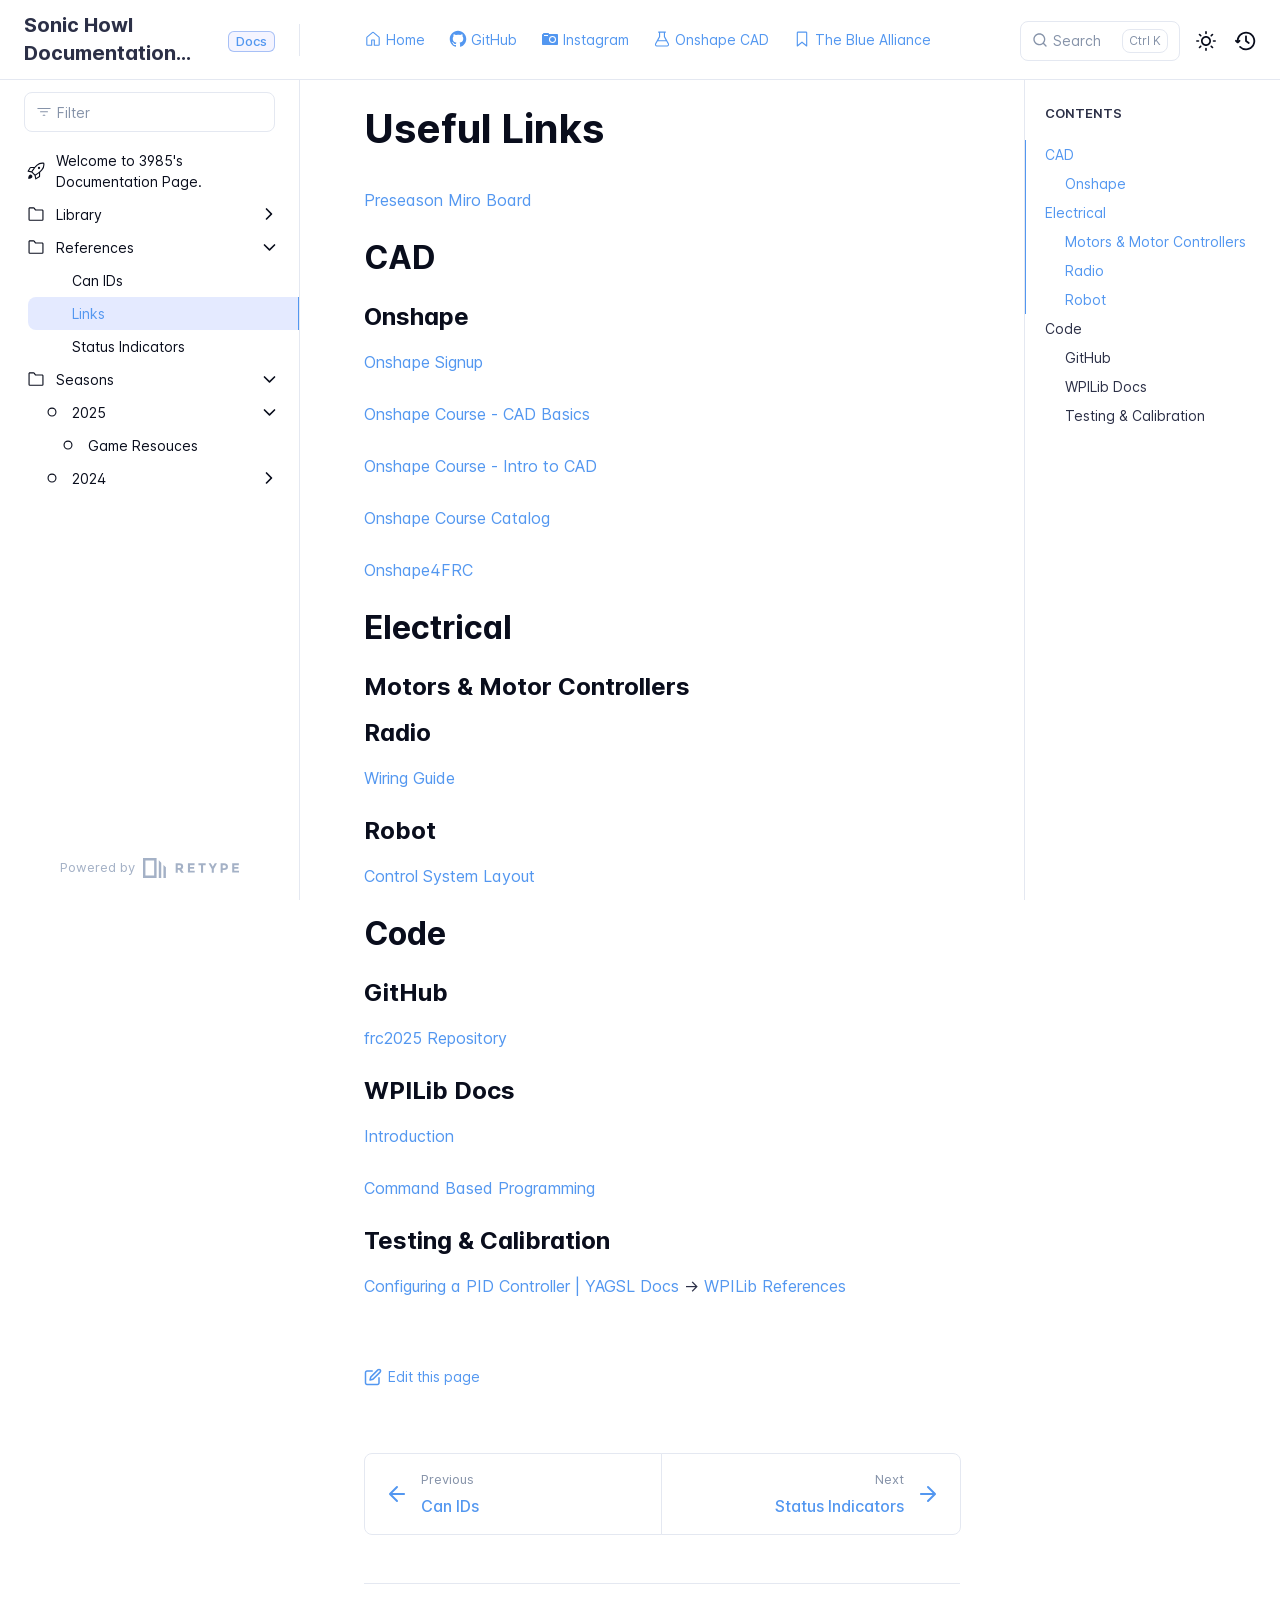
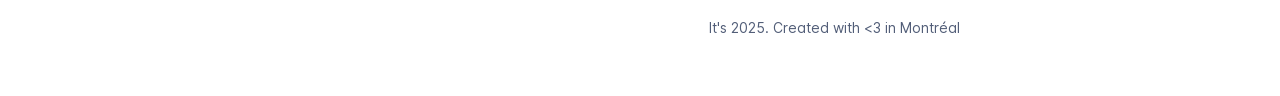
<file: references/links/index.html>
<!DOCTYPE html>
<html lang="en" class="h-full">
<head>
    <meta charset="UTF-8">
    <meta name="viewport" content="width=device-width,initial-scale=1">
    <meta name="turbo-cache-control" content="no-cache" data-turbo-track="reload" data-track-token="3.11.0.813266295390">

    <!-- See retype.com -->
    <meta name="generator" content="Retype 3.11.0">

    <!-- Primary Meta Tags -->
    <title>Useful Links</title>
    <meta name="title" content="Useful Links">
    <meta name="description" content="An assembly of useful links for all of the components of a robot">

    <!-- Canonical -->
    <link rel="canonical" href="https://docs.frc3985.ca/references/links/">

    <!-- Open Graph / Facebook -->
    <meta property="og:type" content="website">
    <meta property="og:url" content="https://docs.frc3985.ca/references/links/">
    <meta property="og:title" content="Useful Links">
    <meta property="og:description" content="An assembly of useful links for all of the components of a robot">

    <!-- Twitter -->
    <meta property="twitter:card" content="summary_large_image">
    <meta property="twitter:url" content="https://docs.frc3985.ca/references/links/">
    <meta property="twitter:title" content="Useful Links">
    <meta property="twitter:description" content="An assembly of useful links for all of the components of a robot">

    <script data-cfasync="false">(function(){var cl=document.documentElement.classList,ls=localStorage.getItem("retype_scheme"),hd=cl.contains("dark"),hl=cl.contains("light"),wm=window.matchMedia&&window.matchMedia("(prefers-color-scheme: dark)").matches;if(ls==="dark"||(!ls&&wm&&!hd&&!hl)){cl.remove("light");cl.add("dark")}else if(ls==="light"||(!ls&&!wm&&!hd&&!hl)){cl.remove("dark");cl.add("light")}})();</script>

    <link href="../../static/favicon.ico" rel="icon">
    <link href="../../resources/css/retype.css?v=3.11.0.813266295390" rel="stylesheet">

    <script data-cfasync="false" src="../../resources/js/config.js?v=3.11.0.813266295390" data-turbo-eval="false" defer></script>
    <script data-cfasync="false" src="../../resources/js/retype.js?v=3.11.0" data-turbo-eval="false" defer></script>
    <script id="lunr-js" data-cfasync="false" src="../../resources/js/lunr.js?v=3.11.0.813266295390" data-turbo-eval="false" defer></script>
</head>
<body>
    <div id="retype-app" class="relative text-base antialiased text-base-text bg-base-bg font-body">
        <div class="absolute bottom-0 left-0" style="top: 5rem; right: 50%"></div>
    
        <header id="retype-header" class="sticky top-0 z-30 flex w-full h-16 bg-header-bg border-b border-header-border md:h-20">
            <div class="container relative flex items-center justify-between pr-6 grow md:justify-start">
                <!-- Mobile menu button skeleton -->
                <button v-cloak class="skeleton retype-mobile-menu-button flex items-center justify-center shrink-0 overflow-hidden dark:text-white focus:outline-none rounded-full w-10 h-10 ml-3.5 md:hidden"><svg xmlns="http://www.w3.org/2000/svg" class="mb-px shrink-0" width="24" height="24" viewBox="0 0 24 24" role="presentation" style="margin-bottom: 0px;"><g fill="currentColor"><path d="M2 4h20v2H2zM2 11h20v2H2zM2 18h20v2H2z"></path></g></svg></button>
                <div v-cloak id="retype-sidebar-left-toggle-button"></div>
        
                <!-- Logo -->
                <div class="flex items-center justify-between h-full py-2 md:w-75">
                    <div class="flex items-center px-2 md:px-6">
                        <a id="retype-branding-logo" href="../../" class="flex items-center leading-snug text-xl">
                            <span class="dark:text-white font-bold line-clamp-1 md:line-clamp-2">Sonic Howl Documentation Page for First Robotics Competition</span>
                        </a><span id="retype-branding-label" class="inline-flex mt-1 px-2 py-1 ml-4 text-xs font-medium leading-none items-center rounded-md bg-branding-label-bg text-branding-label-text ring-1 ring-branding-label-border ring-inset md:inline-block">Docs</span>
                    </div>
        
                    <span class="hidden h-8 border-r md:inline-block border-base-border"></span>
                </div>
        
                <div class="flex justify-between md:grow">
                    <!-- Top Nav -->
                    <nav id="retype-header-nav" class="hidden md:flex">
                        <ul class="flex flex-col mb-4 md:pl-16 md:mb-0 md:flex-row md:items-center">
                            <li class="mr-6">
                                <a class="py-2 md:mb-0 inline-flex items-center text-sm whitespace-nowrap transition-colors duration-200 ease-linear md:text-header-text font-header-text-weight hover:text-header-text-hover" href="./">
                                    <svg xmlns="http://www.w3.org/2000/svg" class="mb-px mr-1" width="18" height="18" viewBox="0 0 24 24" role="presentation">
                                        <g fill="currentColor">
                                            <path d="M11.03 2.59a1.501 1.501 0 0 1 1.94 0l7.5 6.363a1.5 1.5 0 0 1 .53 1.144V19.5a1.5 1.5 0 0 1-1.5 1.5h-5.75a.75.75 0 0 1-.75-.75V14h-2v6.25a.75.75 0 0 1-.75.75H4.5A1.5 1.5 0 0 1 3 19.5v-9.403c0-.44.194-.859.53-1.144ZM12 3.734l-7.5 6.363V19.5h5v-6.25a.75.75 0 0 1 .75-.75h3.5a.75.75 0 0 1 .75.75v6.25h5v-9.403Z"/>
                                        </g>
                                    </svg>
                                    <span>Home</span>
                                </a>
                            </li>
                            <li class="mr-6">
                                <a class="py-2 md:mb-0 inline-flex items-center text-sm whitespace-nowrap transition-colors duration-200 ease-linear md:text-header-text font-header-text-weight hover:text-header-text-hover" href="https://github.com/sonic-howl" target="_blank">
                                    <svg xmlns="http://www.w3.org/2000/svg" class="mb-px mr-1" width="18" height="18" viewBox="0 0 24 24" role="presentation">
                                        <g fill="currentColor">
                                            <path d="M12 1C5.923 1 1 5.923 1 12c0 4.867 3.149 8.979 7.521 10.436.55.096.756-.233.756-.522 0-.262-.013-1.128-.013-2.049-2.764.509-3.479-.674-3.699-1.292-.124-.317-.66-1.293-1.127-1.554-.385-.207-.936-.715-.014-.729.866-.014 1.485.797 1.691 1.128.99 1.663 2.571 1.196 3.204.907.096-.715.385-1.196.701-1.471-2.448-.275-5.005-1.224-5.005-5.432 0-1.196.426-2.186 1.128-2.956-.111-.275-.496-1.402.11-2.915 0 0 .921-.288 3.024 1.128a10.193 10.193 0 0 1 2.75-.371c.936 0 1.871.123 2.75.371 2.104-1.43 3.025-1.128 3.025-1.128.605 1.513.221 2.64.111 2.915.701.77 1.127 1.747 1.127 2.956 0 4.222-2.571 5.157-5.019 5.432.399.344.743 1.004.743 2.035 0 1.471-.014 2.654-.014 3.025 0 .289.206.632.756.522C19.851 20.979 23 16.854 23 12c0-6.077-4.922-11-11-11Z"/>
                                        </g>
                                    </svg>
                                    <span>GitHub</span>
                                </a>
                            </li>
                            <li class="mr-6">
                                <a class="py-2 md:mb-0 inline-flex items-center text-sm whitespace-nowrap transition-colors duration-200 ease-linear md:text-header-text font-header-text-weight hover:text-header-text-hover" href="https://www.instagram.com/sonichowl_3985/" target="_blank">
                                    <svg xmlns="http://www.w3.org/2000/svg" class="mb-px mr-1" width="18" height="18" viewBox="0 0 24 24" role="presentation">
                                        <g fill="currentColor">
                                            <path d="M21.333 5.333c.734 0 1.334.6 1.334 1.334v12c0 .733-.6 1.333-1.334 1.333H2.667c-.734 0-1.334-.6-1.334-1.333v-12c0-.734.6-1.334 1.334-1.334C2.667 4.6 3.267 4 4 4h5.333c.734 0 1.334.6 1.334 1.333h10.666Zm-6 12A4.655 4.655 0 0 0 20 12.667 4.655 4.655 0 0 0 15.333 8a4.655 4.655 0 0 0-4.666 4.667 4.655 4.655 0 0 0 4.666 4.666Zm3.334-4.666A3.343 3.343 0 0 1 15.333 16 3.352 3.352 0 0 1 12 12.667a3.352 3.352 0 0 1 3.333-3.334 3.352 3.352 0 0 1 3.334 3.334ZM9.333 8V6.667H4V8h5.333Z"/>
                                        </g>
                                    </svg>
                                    <span>Instagram</span>
                                </a>
                            </li>
                            <li class="mr-6">
                                <a class="py-2 md:mb-0 inline-flex items-center text-sm whitespace-nowrap transition-colors duration-200 ease-linear md:text-header-text font-header-text-weight hover:text-header-text-hover" href="https://cad.onshape.com/documents?nodeId=629d4624a8f0a848cc29513c&resourceType=folder" target="_blank">
                                    <svg xmlns="http://www.w3.org/2000/svg" class="mb-px mr-1" width="18" height="18" viewBox="0 0 24 24" role="presentation">
                                        <g fill="currentColor">
                                            <path d="M8 8.807V3.5h-.563a.75.75 0 0 1 0-1.5h9.125a.75.75 0 0 1 0 1.5H16v5.307l5.125 9.301c.964 1.75-.302 3.892-2.299 3.892H5.174c-1.998 0-3.263-2.142-2.3-3.892ZM4.189 18.832a1.123 1.123 0 0 0 .985 1.668h13.652a1.123 1.123 0 0 0 .985-1.668L17.7 15H6.3ZM14.5 3.5h-5V9a.75.75 0 0 1-.093.362L7.127 13.5h9.746l-2.28-4.138A.75.75 0 0 1 14.5 9Z"/>
                                        </g>
                                    </svg>
                                    <span>Onshape CAD</span>
                                </a>
                            </li>
                            <li class="mr-6">
                                <a class="py-2 md:mb-0 inline-flex items-center text-sm whitespace-nowrap transition-colors duration-200 ease-linear md:text-header-text font-header-text-weight hover:text-header-text-hover" href="https://www.thebluealliance.com/team/3985">
                                    <svg xmlns="http://www.w3.org/2000/svg" class="mb-px mr-1" width="18" height="18" viewBox="0 0 24 24" role="presentation">
                                        <g fill="currentColor">
                                            <path d="M5 3.75C5 2.784 5.784 2 6.75 2h10.5c.966 0 1.75.784 1.75 1.75v17.5a.75.75 0 0 1-1.218.586L12 17.21l-5.781 4.625A.75.75 0 0 1 5 21.25Zm1.75-.25a.25.25 0 0 0-.25.25v15.94l5.031-4.026a.749.749 0 0 1 .938 0L17.5 19.69V3.75a.25.25 0 0 0-.25-.25Z"/>
                                        </g>
                                    </svg>
                                    <span>The Blue Alliance</span>
                                </a>
                            </li>
        
                        </ul>
                    </nav>
        
                    <!-- Header Right Skeleton -->
                    <div v-cloak class="flex justify-end grow skeleton">
        
                        <!-- Search input mock -->
                        <div class="relative hidden w-40 lg:block lg:max-w-sm lg:ml-auto">
                            <div class="absolute flex items-center justify-center h-full pl-3 dark:text-dark-300">
                                <svg xmlns="http://www.w3.org/2000/svg" class="icon-base" width="16" height="16" viewBox="0 0 24 24" aria-labelledby="icon" role="presentation" style="margin-bottom: 1px;"><g fill="currentColor" ><path d="M21.71 20.29l-3.68-3.68A8.963 8.963 0 0020 11c0-4.96-4.04-9-9-9s-9 4.04-9 9 4.04 9 9 9c2.12 0 4.07-.74 5.61-1.97l3.68 3.68c.2.19.45.29.71.29s.51-.1.71-.29c.39-.39.39-1.03 0-1.42zM4 11c0-3.86 3.14-7 7-7s7 3.14 7 7c0 1.92-.78 3.66-2.04 4.93-.01.01-.02.01-.02.01-.01.01-.01.01-.01.02A6.98 6.98 0 0111 18c-3.86 0-7-3.14-7-7z" ></path></g></svg>
                            </div>
                            <input class="w-full h-10 placeholder-search-placeholder transition-colors duration-200 ease-in bg-search-bg border border-transparent rounded md:text-sm hover:border-search-border-hover focus:outline-none focus:border-search-border-focus" style="padding: 0.625rem 0.75rem 0.625rem 2rem" type="text" placeholder="Search">
                        </div>
        
                        <!-- Mobile search button -->
                        <div class="flex items-center justify-center w-10 h-10 lg:hidden">
                            <svg xmlns="http://www.w3.org/2000/svg" class="shrink-0 icon-base" width="20" height="20" viewBox="0 0 24 24" aria-labelledby="icon" role="presentation" style="margin-bottom: 0px;"><g fill="currentColor" ><path d="M21.71 20.29l-3.68-3.68A8.963 8.963 0 0020 11c0-4.96-4.04-9-9-9s-9 4.04-9 9 4.04 9 9 9c2.12 0 4.07-.74 5.61-1.97l3.68 3.68c.2.19.45.29.71.29s.51-.1.71-.29c.39-.39.39-1.03 0-1.42zM4 11c0-3.86 3.14-7 7-7s7 3.14 7 7c0 1.92-.78 3.66-2.04 4.93-.01.01-.02.01-.02.01-.01.01-.01.01-.01.02A6.98 6.98 0 0111 18c-3.86 0-7-3.14-7-7z" ></path></g></svg>
                        </div>
        
                        <!-- Dark mode switch placeholder -->
                        <div class="w-10 h-10 lg:ml-2"></div>
        
                        <!-- History button -->
                        <div class="flex items-center justify-center w-10 h-10" style="margin-right: -0.625rem;">
                            <svg xmlns="http://www.w3.org/2000/svg" class="shrink-0 icon-base" width="22" height="22" viewBox="0 0 24 24" aria-labelledby="icon" role="presentation" style="margin-bottom: 0px;"><g fill="currentColor" ><g ><path d="M12.01 6.01c-.55 0-1 .45-1 1V12a1 1 0 00.4.8l3 2.22a.985.985 0 001.39-.2.996.996 0 00-.21-1.4l-2.6-1.92V7.01c.02-.55-.43-1-.98-1z"></path><path d="M12.01 1.91c-5.33 0-9.69 4.16-10.05 9.4l-.29-.26a.997.997 0 10-1.34 1.48l1.97 1.79c.19.17.43.26.67.26s.48-.09.67-.26l1.97-1.79a.997.997 0 10-1.34-1.48l-.31.28c.34-4.14 3.82-7.41 8.05-7.41 4.46 0 8.08 3.63 8.08 8.09s-3.63 8.08-8.08 8.08c-2.18 0-4.22-.85-5.75-2.4a.996.996 0 10-1.42 1.4 10.02 10.02 0 007.17 2.99c5.56 0 10.08-4.52 10.08-10.08.01-5.56-4.52-10.09-10.08-10.09z"></path></g></g></svg>
                        </div>
                    </div>
        
                    <div v-cloak class="flex justify-end grow">
                        <div id="retype-mobile-search-button"></div>
                        <doc-search-desktop></doc-search-desktop>
        
                        <doc-theme-switch class="lg:ml-2"></doc-theme-switch>
                        <doc-history></doc-history>
                    </div>
                </div>
            </div>
        </header>
    
    
        <div id="retype-container" class="container relative flex bg-white">
            <!-- Sidebar Skeleton -->
            <div v-cloak class="fixed flex flex-col shrink-0 duration-300 ease-in-out bg-sidebar-left-bg border-sidebar-left-border sidebar top-20 w-75 border-r h-screen md:sticky transition-transform skeleton">
            
                <div class="flex items-center h-16 px-6">
                    <input class="w-full h-8 px-3 py-2 transition-colors duration-200 ease-linear bg-filter-bg border border-filter-border rounded shadow-none text-sm focus:outline-none focus:border-filter-border-focus" type="text" placeholder="Filter">
                </div>
            
                <div class="pl-6 mt-1 mb-4">
                    <div class="w-32 h-3 mb-4 bg-skeleton-bg rounded-full loading"></div>
                    <div class="w-48 h-3 mb-4 bg-skeleton-bg rounded-full loading"></div>
                    <div class="w-40 h-3 mb-4 bg-skeleton-bg rounded-full loading"></div>
                    <div class="w-32 h-3 mb-4 bg-skeleton-bg rounded-full loading"></div>
                    <div class="w-48 h-3 mb-4 bg-skeleton-bg rounded-full loading"></div>
                    <div class="w-40 h-3 mb-4 bg-skeleton-bg rounded-full loading"></div>
                </div>
            
                <div class="shrink-0 mt-auto bg-transparent dark:border-base-border">
                    <a class="flex items-center justify-center flex-nowrap h-16 text-gray-350 dark:text-dark-400 hover:text-gray-600 dark:hover:text-dark-300 transition-colors duration-150 ease-in docs-powered-by" target="_blank" href="https://retype.com/" rel="noopener">
                        <span class="text-xs whitespace-nowrap">Powered by</span>
                        <svg xmlns="http://www.w3.org/2000/svg" class="ml-2" fill="currentColor" width="96" height="20" overflow="visible"><path d="M0 0v20h13.59V0H0zm11.15 17.54H2.44V2.46h8.71v15.08zM15.8 20h2.44V4.67L15.8 2.22zM20.45 6.89V20h2.44V9.34z"/><g><path d="M40.16 8.44c0 1.49-.59 2.45-1.75 2.88l2.34 3.32h-2.53l-2.04-2.96h-1.43v2.96h-2.06V5.36h3.5c1.43 0 2.46.24 3.07.73s.9 1.27.9 2.35zm-2.48 1.1c.26-.23.38-.59.38-1.09 0-.5-.13-.84-.4-1.03s-.73-.28-1.39-.28h-1.54v2.75h1.5c.72 0 1.2-.12 1.45-.35zM51.56 5.36V7.2h-4.59v1.91h4.13v1.76h-4.13v1.92h4.74v1.83h-6.79V5.36h6.64zM60.09 7.15v7.48h-2.06V7.15h-2.61V5.36h7.28v1.79h-2.61zM70.81 14.64h-2.06v-3.66l-3.19-5.61h2.23l1.99 3.45 1.99-3.45H74l-3.19 5.61v3.66zM83.99 6.19c.65.55.97 1.4.97 2.55s-.33 1.98-1 2.51-1.68.8-3.04.8h-1.23v2.59h-2.06V5.36h3.26c1.42 0 2.45.28 3.1.83zm-1.51 3.65c.25-.28.37-.69.37-1.22s-.16-.92-.48-1.14c-.32-.23-.82-.34-1.5-.34H79.7v3.12h1.38c.68 0 1.15-.14 1.4-.42zM95.85 5.36V7.2h-4.59v1.91h4.13v1.76h-4.13v1.92H96v1.83h-6.79V5.36h6.64z"/></g></svg>
                    </a>
                </div>
            </div>
            
            <!-- Sidebar component -->
            <doc-sidebar v-cloak>
                <template #sidebar-footer>
                    <div class="shrink-0 mt-auto border-t md:bg-transparent md:border-none dark:border-base-border">
            
                        <div class="py-3 px-6 md:hidden border-b dark:border-base-border">
                            <nav>
                                <ul class="flex flex-wrap justify-center items-center">
                                    <li class="mr-6">
                                        <a class="block py-1 inline-flex items-center text-sm whitespace-nowrap transition-colors duration-200 ease-linear md:text-header-text font-header-text-weight hover:text-header-text-hover" href="./">
                                            <svg xmlns="http://www.w3.org/2000/svg" class="mb-px mr-1" width="18" height="18" viewBox="0 0 24 24" role="presentation">
                                                <g fill="currentColor">
                                                    <path d="M11.03 2.59a1.501 1.501 0 0 1 1.94 0l7.5 6.363a1.5 1.5 0 0 1 .53 1.144V19.5a1.5 1.5 0 0 1-1.5 1.5h-5.75a.75.75 0 0 1-.75-.75V14h-2v6.25a.75.75 0 0 1-.75.75H4.5A1.5 1.5 0 0 1 3 19.5v-9.403c0-.44.194-.859.53-1.144ZM12 3.734l-7.5 6.363V19.5h5v-6.25a.75.75 0 0 1 .75-.75h3.5a.75.75 0 0 1 .75.75v6.25h5v-9.403Z"/>
                                                </g>
                                            </svg>
                                            <span>Home</span>
                                        </a>
                                    </li>
                                    <li class="mr-6">
                                        <a class="block py-1 inline-flex items-center text-sm whitespace-nowrap transition-colors duration-200 ease-linear md:text-header-text font-header-text-weight hover:text-header-text-hover" href="https://github.com/sonic-howl" target="_blank">
                                            <svg xmlns="http://www.w3.org/2000/svg" class="mb-px mr-1" width="18" height="18" viewBox="0 0 24 24" role="presentation">
                                                <g fill="currentColor">
                                                    <path d="M12 1C5.923 1 1 5.923 1 12c0 4.867 3.149 8.979 7.521 10.436.55.096.756-.233.756-.522 0-.262-.013-1.128-.013-2.049-2.764.509-3.479-.674-3.699-1.292-.124-.317-.66-1.293-1.127-1.554-.385-.207-.936-.715-.014-.729.866-.014 1.485.797 1.691 1.128.99 1.663 2.571 1.196 3.204.907.096-.715.385-1.196.701-1.471-2.448-.275-5.005-1.224-5.005-5.432 0-1.196.426-2.186 1.128-2.956-.111-.275-.496-1.402.11-2.915 0 0 .921-.288 3.024 1.128a10.193 10.193 0 0 1 2.75-.371c.936 0 1.871.123 2.75.371 2.104-1.43 3.025-1.128 3.025-1.128.605 1.513.221 2.64.111 2.915.701.77 1.127 1.747 1.127 2.956 0 4.222-2.571 5.157-5.019 5.432.399.344.743 1.004.743 2.035 0 1.471-.014 2.654-.014 3.025 0 .289.206.632.756.522C19.851 20.979 23 16.854 23 12c0-6.077-4.922-11-11-11Z"/>
                                                </g>
                                            </svg>
                                            <span>GitHub</span>
                                        </a>
                                    </li>
                                    <li class="mr-6">
                                        <a class="block py-1 inline-flex items-center text-sm whitespace-nowrap transition-colors duration-200 ease-linear md:text-header-text font-header-text-weight hover:text-header-text-hover" href="https://www.instagram.com/sonichowl_3985/" target="_blank">
                                            <svg xmlns="http://www.w3.org/2000/svg" class="mb-px mr-1" width="18" height="18" viewBox="0 0 24 24" role="presentation">
                                                <g fill="currentColor">
                                                    <path d="M21.333 5.333c.734 0 1.334.6 1.334 1.334v12c0 .733-.6 1.333-1.334 1.333H2.667c-.734 0-1.334-.6-1.334-1.333v-12c0-.734.6-1.334 1.334-1.334C2.667 4.6 3.267 4 4 4h5.333c.734 0 1.334.6 1.334 1.333h10.666Zm-6 12A4.655 4.655 0 0 0 20 12.667 4.655 4.655 0 0 0 15.333 8a4.655 4.655 0 0 0-4.666 4.667 4.655 4.655 0 0 0 4.666 4.666Zm3.334-4.666A3.343 3.343 0 0 1 15.333 16 3.352 3.352 0 0 1 12 12.667a3.352 3.352 0 0 1 3.333-3.334 3.352 3.352 0 0 1 3.334 3.334ZM9.333 8V6.667H4V8h5.333Z"/>
                                                </g>
                                            </svg>
                                            <span>Instagram</span>
                                        </a>
                                    </li>
                                    <li class="mr-6">
                                        <a class="block py-1 inline-flex items-center text-sm whitespace-nowrap transition-colors duration-200 ease-linear md:text-header-text font-header-text-weight hover:text-header-text-hover" href="https://cad.onshape.com/documents?nodeId=629d4624a8f0a848cc29513c&resourceType=folder" target="_blank">
                                            <svg xmlns="http://www.w3.org/2000/svg" class="mb-px mr-1" width="18" height="18" viewBox="0 0 24 24" role="presentation">
                                                <g fill="currentColor">
                                                    <path d="M8 8.807V3.5h-.563a.75.75 0 0 1 0-1.5h9.125a.75.75 0 0 1 0 1.5H16v5.307l5.125 9.301c.964 1.75-.302 3.892-2.299 3.892H5.174c-1.998 0-3.263-2.142-2.3-3.892ZM4.189 18.832a1.123 1.123 0 0 0 .985 1.668h13.652a1.123 1.123 0 0 0 .985-1.668L17.7 15H6.3ZM14.5 3.5h-5V9a.75.75 0 0 1-.093.362L7.127 13.5h9.746l-2.28-4.138A.75.75 0 0 1 14.5 9Z"/>
                                                </g>
                                            </svg>
                                            <span>Onshape CAD</span>
                                        </a>
                                    </li>
                                    <li class="mr-6">
                                        <a class="block py-1 inline-flex items-center text-sm whitespace-nowrap transition-colors duration-200 ease-linear md:text-header-text font-header-text-weight hover:text-header-text-hover" href="https://www.thebluealliance.com/team/3985">
                                            <svg xmlns="http://www.w3.org/2000/svg" class="mb-px mr-1" width="18" height="18" viewBox="0 0 24 24" role="presentation">
                                                <g fill="currentColor">
                                                    <path d="M5 3.75C5 2.784 5.784 2 6.75 2h10.5c.966 0 1.75.784 1.75 1.75v17.5a.75.75 0 0 1-1.218.586L12 17.21l-5.781 4.625A.75.75 0 0 1 5 21.25Zm1.75-.25a.25.25 0 0 0-.25.25v15.94l5.031-4.026a.749.749 0 0 1 .938 0L17.5 19.69V3.75a.25.25 0 0 0-.25-.25Z"/>
                                                </g>
                                            </svg>
                                            <span>The Blue Alliance</span>
                                        </a>
                                    </li>
            
                                </ul>
                            </nav>
                        </div>
            
                        <a class="flex items-center justify-center flex-nowrap h-16 text-gray-350 dark:text-dark-400 hover:text-gray-600 dark:hover:text-dark-300 transition-colors duration-150 ease-in docs-powered-by" target="_blank" href="https://retype.com/" rel="noopener">
                            <span class="text-xs whitespace-nowrap">Powered by</span>
                            <svg xmlns="http://www.w3.org/2000/svg" class="ml-2" fill="currentColor" width="96" height="20" overflow="visible"><path d="M0 0v20h13.59V0H0zm11.15 17.54H2.44V2.46h8.71v15.08zM15.8 20h2.44V4.67L15.8 2.22zM20.45 6.89V20h2.44V9.34z"/><g><path d="M40.16 8.44c0 1.49-.59 2.45-1.75 2.88l2.34 3.32h-2.53l-2.04-2.96h-1.43v2.96h-2.06V5.36h3.5c1.43 0 2.46.24 3.07.73s.9 1.27.9 2.35zm-2.48 1.1c.26-.23.38-.59.38-1.09 0-.5-.13-.84-.4-1.03s-.73-.28-1.39-.28h-1.54v2.75h1.5c.72 0 1.2-.12 1.45-.35zM51.56 5.36V7.2h-4.59v1.91h4.13v1.76h-4.13v1.92h4.74v1.83h-6.79V5.36h6.64zM60.09 7.15v7.48h-2.06V7.15h-2.61V5.36h7.28v1.79h-2.61zM70.81 14.64h-2.06v-3.66l-3.19-5.61h2.23l1.99 3.45 1.99-3.45H74l-3.19 5.61v3.66zM83.99 6.19c.65.55.97 1.4.97 2.55s-.33 1.98-1 2.51-1.68.8-3.04.8h-1.23v2.59h-2.06V5.36h3.26c1.42 0 2.45.28 3.1.83zm-1.51 3.65c.25-.28.37-.69.37-1.22s-.16-.92-.48-1.14c-.32-.23-.82-.34-1.5-.34H79.7v3.12h1.38c.68 0 1.15-.14 1.4-.42zM95.85 5.36V7.2h-4.59v1.91h4.13v1.76h-4.13v1.92H96v1.83h-6.79V5.36h6.64z"/></g></svg>
                        </a>
                    </div>
                </template>
            </doc-sidebar>
    
            <div class="grow min-w-0 bg-body-bg">
                <!-- Render "toolbar" template here on api pages --><!-- Render page content -->
                <div class="flex">
                    <div id="retype-main" class="min-w-0 p-4 grow md:px-16">
                        <main class="relative pb-12 lg:pt-2">
                            <div class="retype-markdown" id="retype-content">
                                <!-- Rendered if sidebar right is enabled -->
                                <div id="retype-sidebar-right-toggle"></div>
                                <!-- Page content  -->
<doc-anchor-target id="useful-links" class="break-words">
    <h1>
        <doc-anchor-trigger class="header-anchor-trigger" to="#useful-links">#</doc-anchor-trigger>
        <span>Useful Links</span>
    </h1>
</doc-anchor-target>
<p><a href="https://miro.com/app/board/uXjVJ-OgOQ8=/">Preseason Miro Board</a></p>
<doc-anchor-target id="cad">
    <h2>
        <doc-anchor-trigger class="header-anchor-trigger" to="#cad">#</doc-anchor-trigger>
        <span>CAD</span>
    </h2>
</doc-anchor-target>
<doc-anchor-target id="onshape">
    <h3>
        <doc-anchor-trigger class="header-anchor-trigger" to="#onshape">#</doc-anchor-trigger>
        <span>Onshape</span>
    </h3>
</doc-anchor-target>
<p><a href="https://www.onshape.com/en/education/sign-up">Onshape Signup</a></p>
<p><a href="https://learn.onshape.com/learning-paths/introduction-to-cad">Onshape Course - CAD Basics</a></p>
<p><a href="https://learn.onshape.com/learning-paths/intro-to-cad">Onshape Course - Intro to CAD</a></p>
<p><a href="https://learn.onshape.com/catalog">Onshape Course Catalog</a></p>
<p><a href="https://onshape4frc.com/">Onshape4FRC</a></p>
<doc-anchor-target id="electrical">
    <h2>
        <doc-anchor-trigger class="header-anchor-trigger" to="#electrical">#</doc-anchor-trigger>
        <span>Electrical</span>
    </h2>
</doc-anchor-target>
<doc-anchor-target id="motors--motor-controllers">
    <h3>
        <doc-anchor-trigger class="header-anchor-trigger" to="#motors--motor-controllers">#</doc-anchor-trigger>
        <span>Motors &amp; Motor Controllers</span>
    </h3>
</doc-anchor-target>
<doc-anchor-target id="radio">
    <h3>
        <doc-anchor-trigger class="header-anchor-trigger" to="#radio">#</doc-anchor-trigger>
        <span>Radio</span>
    </h3>
</doc-anchor-target>
<p><a href="https://frc-radio.vivid-hosting.net/overview/wiring-your-radio">Wiring Guide</a></p>
<doc-anchor-target id="robot">
    <h3>
        <doc-anchor-trigger class="header-anchor-trigger" to="#robot">#</doc-anchor-trigger>
        <span>Robot</span>
    </h3>
</doc-anchor-target>
<p><a href="https://docs.wpilib.org/en/2024/_images/frc-control-system-layout-rev.svg">Control System Layout</a></p>
<doc-anchor-target id="code">
    <h2>
        <doc-anchor-trigger class="header-anchor-trigger" to="#code">#</doc-anchor-trigger>
        <span>Code</span>
    </h2>
</doc-anchor-target>
<doc-anchor-target id="github">
    <h3>
        <doc-anchor-trigger class="header-anchor-trigger" to="#github">#</doc-anchor-trigger>
        <span>GitHub</span>
    </h3>
</doc-anchor-target>
<p><a href="https://github.com/sonic-howl/frc2025">frc2025 Repository</a></p>
<doc-anchor-target id="wpilib-docs">
    <h3>
        <doc-anchor-trigger class="header-anchor-trigger" to="#wpilib-docs">#</doc-anchor-trigger>
        <span>WPILib Docs</span>
    </h3>
</doc-anchor-target>
<p><a href="https://docs.wpilib.org/en/stable/docs/zero-to-robot/introduction.html">Introduction</a></p>
<p><a href="https://docs.wpilib.org/en/stable/docs/software/commandbased/index.html">Command Based Programming</a></p>
<doc-anchor-target id="testing--calibration">
    <h3>
        <doc-anchor-trigger class="header-anchor-trigger" to="#testing--calibration">#</doc-anchor-trigger>
        <span>Testing &amp; Calibration</span>
    </h3>
</doc-anchor-target>
<p><a href="https://docs.yagsl.com/configuring-yagsl/how-to-tune-pidf">Configuring a PID Controller | YAGSL Docs</a> -&gt; <a href="https://docs.yagsl.com/configuring-yagsl/how-to-tune-pidf#wpi-walkthrough">WPILib References</a></p>

                                
                                <!-- Required only on API pages -->
                                <doc-toolbar-member-filter-no-results></doc-toolbar-member-filter-no-results>
                            </div>
                            <footer id="retype-content-footer" class="clear-both">
                                <div class="flex flex-wrap items-center justify-between mt-14">
                                    <a id="retype-edit-this-page" class="my-2.5 inline-flex items-center text-sm whitespace-nowrap text-body-link font-body-link-weight hover:text-body-link-hover hover:underline" href="https://github.com/sonic-howl/frc3985.ca/edit/main/references/links.md" target="_blank" rel="noopener">
                                        <svg class="mr-1.5" xmlns="http://www.w3.org/2000/svg" width="18" height="18" viewBox="0 0 24 24" fill="currentColor" overflow="visible"><path d="M20 12c-.55 0-1 .45-1 1v7c0 .55-.45 1-1 1H4c-.55 0-1-.45-1-1V6c0-.55.45-1 1-1h7c.55 0 1-.45 1-1s-.45-1-1-1H4C2.35 3 1 4.35 1 6v14c0 1.65 1.35 3 3 3h14c1.65 0 3-1.35 3-3v-7c0-.55-.45-1-1-1z" /><path d="M22.21 1.79c-1.18-1.18-3.24-1.18-4.41 0l-9.5 9.5c-.13.13-.22.29-.26.46l-1 4c-.08.34.01.7.26.95.18.2.44.3.7.3.08 0 .16-.01.24-.03l4-1c.18-.04.34-.13.46-.26l9.5-9.5c1.22-1.22 1.22-3.2.01-4.42zm-1.42 3l-9.3 9.3-2.11.53.53-2.11 9.3-9.3c.42-.42 1.16-.42 1.59 0 .43.43.43 1.15-.01 1.58z" /><path fill="none" d="M0 0h24v24H0z" /></svg>
                                        <span>Edit this page</span>
                                    </a>
                                </div>
                            
                                <nav id="retype-nextprev" class="print:hidden flex mt-14">
                                    <div class="w-1/2">
                                        <a class="px-5 py-4 h-full flex items-center break-normal font-medium text-body-link border border-base-border hover:border-base-border-hover rounded-l-lg transition-colors duration-150 relative hover:z-5" href="../../references/can-ids/">
                                            <svg xmlns="http://www.w3.org/2000/svg" class="mr-3" width="24" height="24" viewBox="0 0 24 24" fill="currentColor" overflow="visible"><path d="M19 11H7.41l5.29-5.29a.996.996 0 10-1.41-1.41l-7 7a1 1 0 000 1.42l7 7a1.024 1.024 0 001.42-.01.996.996 0 000-1.41L7.41 13H19c.55 0 1-.45 1-1s-.45-1-1-1z" /><path fill="none" d="M0 0h24v24H0z" /></svg>
                                            <span>
                                                <span class="block text-xs font-normal text-base-text-muted">Previous</span>
                                                <span class="block mt-1">Can I​Ds</span>
                                            </span>
                                        </a>
                                    </div>
                            
                                    <div class="w-1/2">
                                        <a class="px-5 py-4 -mx-px h-full flex items-center justify-end break-normal font-medium text-body-link border border-base-border hover:border-base-border-hover rounded-r-lg transition-colors duration-150 relative hover:z-5" href="../../references/status-indicators/">
                                            <span>
                                                <span class="block text-xs font-normal text-right text-base-text-muted">Next</span>
                                                <span class="block mt-1">Status Indicators</span>
                                            </span>
                                            <svg xmlns="http://www.w3.org/2000/svg" class="ml-3" width="24" height="24" viewBox="0 0 24 24" fill="currentColor" overflow="visible"><path d="M19.92 12.38a1 1 0 00-.22-1.09l-7-7a.996.996 0 10-1.41 1.41l5.3 5.3H5c-.55 0-1 .45-1 1s.45 1 1 1h11.59l-5.29 5.29a.996.996 0 000 1.41c.19.2.44.3.7.3s.51-.1.71-.29l7-7c.09-.09.16-.21.21-.33z" /><path fill="none" d="M0 0h24v24H0z" /></svg>
                                        </a>
                                    </div>
                                </nav>
                            </footer>
                        </main>
                
                        <div id="retype-page-footer" class="print:border-none border-t border-base-border pt-6 mb-8">
                            <footer class="flex flex-wrap items-center justify-between print:justify-center">
                                <div id="retype-footer-links" class="print:hidden">
                                    <ul class="flex flex-wrap items-center text-sm">
                                    </ul>
                                </div>
                                <div id="retype-copyright" class="print:justify-center py-2 text-footer-text font-footer-link-weight text-sm leading-relaxed"><p>It&#x27;s 2025. Created with &lt;3 in Montréal</p></div>
                            </footer>
                        </div>
                    </div>
                
                    <!-- Rendered if sidebar right is enabled -->
                    <!-- Sidebar right skeleton-->
                    <div v-cloak class="fixed top-0 bottom-0 right-0 translate-x-full bg-sidebar-right-bg border-sidebar-right-border lg:sticky lg:border-l lg:shrink-0 lg:pt-6 lg:transform-none sm:w-1/2 lg:w-64 lg:z-0 md:w-104 sidebar-right skeleton">
                        <div class="pl-5">
                            <div class="w-32 h-3 mb-4 bg-skeleton-bg rounded-full loading"></div>
                            <div class="w-48 h-3 mb-4 bg-skeleton-bg rounded-full loading"></div>
                            <div class="w-40 h-3 mb-4 bg-skeleton-bg rounded-full loading"></div>
                        </div>
                    </div>
                
                    <!-- User should be able to hide sidebar right -->
                    <doc-sidebar-right v-cloak></doc-sidebar-right>
                </div>

            </div>
        </div>
    
        <doc-search-mobile></doc-search-mobile>
        <doc-back-to-top></doc-back-to-top>
    </div>


    <div id="retype-overlay-target"></div>

    <script data-cfasync="false">window.__DOCS__ = { "title": "Links", level: 2, icon: "file", hasPrism: false, hasMermaid: false, hasMath: false, tocDepth: 23 }</script>
</body>
</html>
</file>
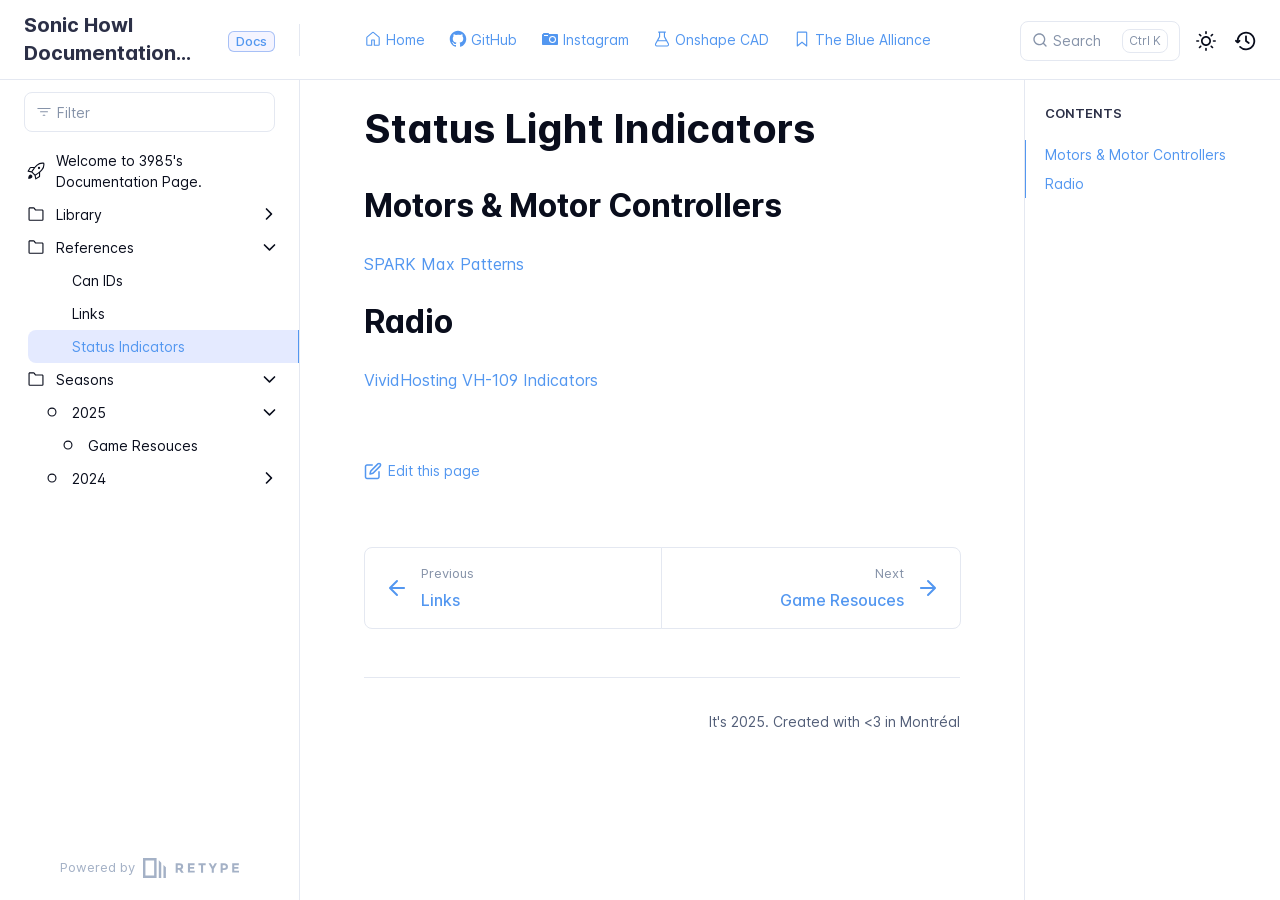
<file: references/status-indicators/index.html>
<!DOCTYPE html>
<html lang="en" class="h-full">
<head>
    <meta charset="UTF-8">
    <meta name="viewport" content="width=device-width,initial-scale=1">
    <meta name="turbo-cache-control" content="no-cache" data-turbo-track="reload" data-track-token="3.11.0.813266295390">

    <!-- See retype.com -->
    <meta name="generator" content="Retype 3.11.0">

    <!-- Primary Meta Tags -->
    <title>Status Light Indicators</title>
    <meta name="title" content="Status Light Indicators">
    <meta name="description" content="SPARK Max Patterns">

    <!-- Canonical -->
    <link rel="canonical" href="https://docs.frc3985.ca/references/status-indicators/">

    <!-- Open Graph / Facebook -->
    <meta property="og:type" content="website">
    <meta property="og:url" content="https://docs.frc3985.ca/references/status-indicators/">
    <meta property="og:title" content="Status Light Indicators">
    <meta property="og:description" content="SPARK Max Patterns">

    <!-- Twitter -->
    <meta property="twitter:card" content="summary_large_image">
    <meta property="twitter:url" content="https://docs.frc3985.ca/references/status-indicators/">
    <meta property="twitter:title" content="Status Light Indicators">
    <meta property="twitter:description" content="SPARK Max Patterns">

    <script data-cfasync="false">(function(){var cl=document.documentElement.classList,ls=localStorage.getItem("retype_scheme"),hd=cl.contains("dark"),hl=cl.contains("light"),wm=window.matchMedia&&window.matchMedia("(prefers-color-scheme: dark)").matches;if(ls==="dark"||(!ls&&wm&&!hd&&!hl)){cl.remove("light");cl.add("dark")}else if(ls==="light"||(!ls&&!wm&&!hd&&!hl)){cl.remove("dark");cl.add("light")}})();</script>

    <link href="../../static/favicon.ico" rel="icon">
    <link href="../../resources/css/retype.css?v=3.11.0.813266295390" rel="stylesheet">

    <script data-cfasync="false" src="../../resources/js/config.js?v=3.11.0.813266295390" data-turbo-eval="false" defer></script>
    <script data-cfasync="false" src="../../resources/js/retype.js?v=3.11.0" data-turbo-eval="false" defer></script>
    <script id="lunr-js" data-cfasync="false" src="../../resources/js/lunr.js?v=3.11.0.813266295390" data-turbo-eval="false" defer></script>
</head>
<body>
    <div id="retype-app" class="relative text-base antialiased text-base-text bg-base-bg font-body">
        <div class="absolute bottom-0 left-0" style="top: 5rem; right: 50%"></div>
    
        <header id="retype-header" class="sticky top-0 z-30 flex w-full h-16 bg-header-bg border-b border-header-border md:h-20">
            <div class="container relative flex items-center justify-between pr-6 grow md:justify-start">
                <!-- Mobile menu button skeleton -->
                <button v-cloak class="skeleton retype-mobile-menu-button flex items-center justify-center shrink-0 overflow-hidden dark:text-white focus:outline-none rounded-full w-10 h-10 ml-3.5 md:hidden"><svg xmlns="http://www.w3.org/2000/svg" class="mb-px shrink-0" width="24" height="24" viewBox="0 0 24 24" role="presentation" style="margin-bottom: 0px;"><g fill="currentColor"><path d="M2 4h20v2H2zM2 11h20v2H2zM2 18h20v2H2z"></path></g></svg></button>
                <div v-cloak id="retype-sidebar-left-toggle-button"></div>
        
                <!-- Logo -->
                <div class="flex items-center justify-between h-full py-2 md:w-75">
                    <div class="flex items-center px-2 md:px-6">
                        <a id="retype-branding-logo" href="../../" class="flex items-center leading-snug text-xl">
                            <span class="dark:text-white font-bold line-clamp-1 md:line-clamp-2">Sonic Howl Documentation Page for First Robotics Competition</span>
                        </a><span id="retype-branding-label" class="inline-flex mt-1 px-2 py-1 ml-4 text-xs font-medium leading-none items-center rounded-md bg-branding-label-bg text-branding-label-text ring-1 ring-branding-label-border ring-inset md:inline-block">Docs</span>
                    </div>
        
                    <span class="hidden h-8 border-r md:inline-block border-base-border"></span>
                </div>
        
                <div class="flex justify-between md:grow">
                    <!-- Top Nav -->
                    <nav id="retype-header-nav" class="hidden md:flex">
                        <ul class="flex flex-col mb-4 md:pl-16 md:mb-0 md:flex-row md:items-center">
                            <li class="mr-6">
                                <a class="py-2 md:mb-0 inline-flex items-center text-sm whitespace-nowrap transition-colors duration-200 ease-linear md:text-header-text font-header-text-weight hover:text-header-text-hover" href="./">
                                    <svg xmlns="http://www.w3.org/2000/svg" class="mb-px mr-1" width="18" height="18" viewBox="0 0 24 24" role="presentation">
                                        <g fill="currentColor">
                                            <path d="M11.03 2.59a1.501 1.501 0 0 1 1.94 0l7.5 6.363a1.5 1.5 0 0 1 .53 1.144V19.5a1.5 1.5 0 0 1-1.5 1.5h-5.75a.75.75 0 0 1-.75-.75V14h-2v6.25a.75.75 0 0 1-.75.75H4.5A1.5 1.5 0 0 1 3 19.5v-9.403c0-.44.194-.859.53-1.144ZM12 3.734l-7.5 6.363V19.5h5v-6.25a.75.75 0 0 1 .75-.75h3.5a.75.75 0 0 1 .75.75v6.25h5v-9.403Z"/>
                                        </g>
                                    </svg>
                                    <span>Home</span>
                                </a>
                            </li>
                            <li class="mr-6">
                                <a class="py-2 md:mb-0 inline-flex items-center text-sm whitespace-nowrap transition-colors duration-200 ease-linear md:text-header-text font-header-text-weight hover:text-header-text-hover" href="https://github.com/sonic-howl" target="_blank">
                                    <svg xmlns="http://www.w3.org/2000/svg" class="mb-px mr-1" width="18" height="18" viewBox="0 0 24 24" role="presentation">
                                        <g fill="currentColor">
                                            <path d="M12 1C5.923 1 1 5.923 1 12c0 4.867 3.149 8.979 7.521 10.436.55.096.756-.233.756-.522 0-.262-.013-1.128-.013-2.049-2.764.509-3.479-.674-3.699-1.292-.124-.317-.66-1.293-1.127-1.554-.385-.207-.936-.715-.014-.729.866-.014 1.485.797 1.691 1.128.99 1.663 2.571 1.196 3.204.907.096-.715.385-1.196.701-1.471-2.448-.275-5.005-1.224-5.005-5.432 0-1.196.426-2.186 1.128-2.956-.111-.275-.496-1.402.11-2.915 0 0 .921-.288 3.024 1.128a10.193 10.193 0 0 1 2.75-.371c.936 0 1.871.123 2.75.371 2.104-1.43 3.025-1.128 3.025-1.128.605 1.513.221 2.64.111 2.915.701.77 1.127 1.747 1.127 2.956 0 4.222-2.571 5.157-5.019 5.432.399.344.743 1.004.743 2.035 0 1.471-.014 2.654-.014 3.025 0 .289.206.632.756.522C19.851 20.979 23 16.854 23 12c0-6.077-4.922-11-11-11Z"/>
                                        </g>
                                    </svg>
                                    <span>GitHub</span>
                                </a>
                            </li>
                            <li class="mr-6">
                                <a class="py-2 md:mb-0 inline-flex items-center text-sm whitespace-nowrap transition-colors duration-200 ease-linear md:text-header-text font-header-text-weight hover:text-header-text-hover" href="https://www.instagram.com/sonichowl_3985/" target="_blank">
                                    <svg xmlns="http://www.w3.org/2000/svg" class="mb-px mr-1" width="18" height="18" viewBox="0 0 24 24" role="presentation">
                                        <g fill="currentColor">
                                            <path d="M21.333 5.333c.734 0 1.334.6 1.334 1.334v12c0 .733-.6 1.333-1.334 1.333H2.667c-.734 0-1.334-.6-1.334-1.333v-12c0-.734.6-1.334 1.334-1.334C2.667 4.6 3.267 4 4 4h5.333c.734 0 1.334.6 1.334 1.333h10.666Zm-6 12A4.655 4.655 0 0 0 20 12.667 4.655 4.655 0 0 0 15.333 8a4.655 4.655 0 0 0-4.666 4.667 4.655 4.655 0 0 0 4.666 4.666Zm3.334-4.666A3.343 3.343 0 0 1 15.333 16 3.352 3.352 0 0 1 12 12.667a3.352 3.352 0 0 1 3.333-3.334 3.352 3.352 0 0 1 3.334 3.334ZM9.333 8V6.667H4V8h5.333Z"/>
                                        </g>
                                    </svg>
                                    <span>Instagram</span>
                                </a>
                            </li>
                            <li class="mr-6">
                                <a class="py-2 md:mb-0 inline-flex items-center text-sm whitespace-nowrap transition-colors duration-200 ease-linear md:text-header-text font-header-text-weight hover:text-header-text-hover" href="https://cad.onshape.com/documents?nodeId=629d4624a8f0a848cc29513c&resourceType=folder" target="_blank">
                                    <svg xmlns="http://www.w3.org/2000/svg" class="mb-px mr-1" width="18" height="18" viewBox="0 0 24 24" role="presentation">
                                        <g fill="currentColor">
                                            <path d="M8 8.807V3.5h-.563a.75.75 0 0 1 0-1.5h9.125a.75.75 0 0 1 0 1.5H16v5.307l5.125 9.301c.964 1.75-.302 3.892-2.299 3.892H5.174c-1.998 0-3.263-2.142-2.3-3.892ZM4.189 18.832a1.123 1.123 0 0 0 .985 1.668h13.652a1.123 1.123 0 0 0 .985-1.668L17.7 15H6.3ZM14.5 3.5h-5V9a.75.75 0 0 1-.093.362L7.127 13.5h9.746l-2.28-4.138A.75.75 0 0 1 14.5 9Z"/>
                                        </g>
                                    </svg>
                                    <span>Onshape CAD</span>
                                </a>
                            </li>
                            <li class="mr-6">
                                <a class="py-2 md:mb-0 inline-flex items-center text-sm whitespace-nowrap transition-colors duration-200 ease-linear md:text-header-text font-header-text-weight hover:text-header-text-hover" href="https://www.thebluealliance.com/team/3985">
                                    <svg xmlns="http://www.w3.org/2000/svg" class="mb-px mr-1" width="18" height="18" viewBox="0 0 24 24" role="presentation">
                                        <g fill="currentColor">
                                            <path d="M5 3.75C5 2.784 5.784 2 6.75 2h10.5c.966 0 1.75.784 1.75 1.75v17.5a.75.75 0 0 1-1.218.586L12 17.21l-5.781 4.625A.75.75 0 0 1 5 21.25Zm1.75-.25a.25.25 0 0 0-.25.25v15.94l5.031-4.026a.749.749 0 0 1 .938 0L17.5 19.69V3.75a.25.25 0 0 0-.25-.25Z"/>
                                        </g>
                                    </svg>
                                    <span>The Blue Alliance</span>
                                </a>
                            </li>
        
                        </ul>
                    </nav>
        
                    <!-- Header Right Skeleton -->
                    <div v-cloak class="flex justify-end grow skeleton">
        
                        <!-- Search input mock -->
                        <div class="relative hidden w-40 lg:block lg:max-w-sm lg:ml-auto">
                            <div class="absolute flex items-center justify-center h-full pl-3 dark:text-dark-300">
                                <svg xmlns="http://www.w3.org/2000/svg" class="icon-base" width="16" height="16" viewBox="0 0 24 24" aria-labelledby="icon" role="presentation" style="margin-bottom: 1px;"><g fill="currentColor" ><path d="M21.71 20.29l-3.68-3.68A8.963 8.963 0 0020 11c0-4.96-4.04-9-9-9s-9 4.04-9 9 4.04 9 9 9c2.12 0 4.07-.74 5.61-1.97l3.68 3.68c.2.19.45.29.71.29s.51-.1.71-.29c.39-.39.39-1.03 0-1.42zM4 11c0-3.86 3.14-7 7-7s7 3.14 7 7c0 1.92-.78 3.66-2.04 4.93-.01.01-.02.01-.02.01-.01.01-.01.01-.01.02A6.98 6.98 0 0111 18c-3.86 0-7-3.14-7-7z" ></path></g></svg>
                            </div>
                            <input class="w-full h-10 placeholder-search-placeholder transition-colors duration-200 ease-in bg-search-bg border border-transparent rounded md:text-sm hover:border-search-border-hover focus:outline-none focus:border-search-border-focus" style="padding: 0.625rem 0.75rem 0.625rem 2rem" type="text" placeholder="Search">
                        </div>
        
                        <!-- Mobile search button -->
                        <div class="flex items-center justify-center w-10 h-10 lg:hidden">
                            <svg xmlns="http://www.w3.org/2000/svg" class="shrink-0 icon-base" width="20" height="20" viewBox="0 0 24 24" aria-labelledby="icon" role="presentation" style="margin-bottom: 0px;"><g fill="currentColor" ><path d="M21.71 20.29l-3.68-3.68A8.963 8.963 0 0020 11c0-4.96-4.04-9-9-9s-9 4.04-9 9 4.04 9 9 9c2.12 0 4.07-.74 5.61-1.97l3.68 3.68c.2.19.45.29.71.29s.51-.1.71-.29c.39-.39.39-1.03 0-1.42zM4 11c0-3.86 3.14-7 7-7s7 3.14 7 7c0 1.92-.78 3.66-2.04 4.93-.01.01-.02.01-.02.01-.01.01-.01.01-.01.02A6.98 6.98 0 0111 18c-3.86 0-7-3.14-7-7z" ></path></g></svg>
                        </div>
        
                        <!-- Dark mode switch placeholder -->
                        <div class="w-10 h-10 lg:ml-2"></div>
        
                        <!-- History button -->
                        <div class="flex items-center justify-center w-10 h-10" style="margin-right: -0.625rem;">
                            <svg xmlns="http://www.w3.org/2000/svg" class="shrink-0 icon-base" width="22" height="22" viewBox="0 0 24 24" aria-labelledby="icon" role="presentation" style="margin-bottom: 0px;"><g fill="currentColor" ><g ><path d="M12.01 6.01c-.55 0-1 .45-1 1V12a1 1 0 00.4.8l3 2.22a.985.985 0 001.39-.2.996.996 0 00-.21-1.4l-2.6-1.92V7.01c.02-.55-.43-1-.98-1z"></path><path d="M12.01 1.91c-5.33 0-9.69 4.16-10.05 9.4l-.29-.26a.997.997 0 10-1.34 1.48l1.97 1.79c.19.17.43.26.67.26s.48-.09.67-.26l1.97-1.79a.997.997 0 10-1.34-1.48l-.31.28c.34-4.14 3.82-7.41 8.05-7.41 4.46 0 8.08 3.63 8.08 8.09s-3.63 8.08-8.08 8.08c-2.18 0-4.22-.85-5.75-2.4a.996.996 0 10-1.42 1.4 10.02 10.02 0 007.17 2.99c5.56 0 10.08-4.52 10.08-10.08.01-5.56-4.52-10.09-10.08-10.09z"></path></g></g></svg>
                        </div>
                    </div>
        
                    <div v-cloak class="flex justify-end grow">
                        <div id="retype-mobile-search-button"></div>
                        <doc-search-desktop></doc-search-desktop>
        
                        <doc-theme-switch class="lg:ml-2"></doc-theme-switch>
                        <doc-history></doc-history>
                    </div>
                </div>
            </div>
        </header>
    
    
        <div id="retype-container" class="container relative flex bg-white">
            <!-- Sidebar Skeleton -->
            <div v-cloak class="fixed flex flex-col shrink-0 duration-300 ease-in-out bg-sidebar-left-bg border-sidebar-left-border sidebar top-20 w-75 border-r h-screen md:sticky transition-transform skeleton">
            
                <div class="flex items-center h-16 px-6">
                    <input class="w-full h-8 px-3 py-2 transition-colors duration-200 ease-linear bg-filter-bg border border-filter-border rounded shadow-none text-sm focus:outline-none focus:border-filter-border-focus" type="text" placeholder="Filter">
                </div>
            
                <div class="pl-6 mt-1 mb-4">
                    <div class="w-32 h-3 mb-4 bg-skeleton-bg rounded-full loading"></div>
                    <div class="w-48 h-3 mb-4 bg-skeleton-bg rounded-full loading"></div>
                    <div class="w-40 h-3 mb-4 bg-skeleton-bg rounded-full loading"></div>
                    <div class="w-32 h-3 mb-4 bg-skeleton-bg rounded-full loading"></div>
                    <div class="w-48 h-3 mb-4 bg-skeleton-bg rounded-full loading"></div>
                    <div class="w-40 h-3 mb-4 bg-skeleton-bg rounded-full loading"></div>
                </div>
            
                <div class="shrink-0 mt-auto bg-transparent dark:border-base-border">
                    <a class="flex items-center justify-center flex-nowrap h-16 text-gray-350 dark:text-dark-400 hover:text-gray-600 dark:hover:text-dark-300 transition-colors duration-150 ease-in docs-powered-by" target="_blank" href="https://retype.com/" rel="noopener">
                        <span class="text-xs whitespace-nowrap">Powered by</span>
                        <svg xmlns="http://www.w3.org/2000/svg" class="ml-2" fill="currentColor" width="96" height="20" overflow="visible"><path d="M0 0v20h13.59V0H0zm11.15 17.54H2.44V2.46h8.71v15.08zM15.8 20h2.44V4.67L15.8 2.22zM20.45 6.89V20h2.44V9.34z"/><g><path d="M40.16 8.44c0 1.49-.59 2.45-1.75 2.88l2.34 3.32h-2.53l-2.04-2.96h-1.43v2.96h-2.06V5.36h3.5c1.43 0 2.46.24 3.07.73s.9 1.27.9 2.35zm-2.48 1.1c.26-.23.38-.59.38-1.09 0-.5-.13-.84-.4-1.03s-.73-.28-1.39-.28h-1.54v2.75h1.5c.72 0 1.2-.12 1.45-.35zM51.56 5.36V7.2h-4.59v1.91h4.13v1.76h-4.13v1.92h4.74v1.83h-6.79V5.36h6.64zM60.09 7.15v7.48h-2.06V7.15h-2.61V5.36h7.28v1.79h-2.61zM70.81 14.64h-2.06v-3.66l-3.19-5.61h2.23l1.99 3.45 1.99-3.45H74l-3.19 5.61v3.66zM83.99 6.19c.65.55.97 1.4.97 2.55s-.33 1.98-1 2.51-1.68.8-3.04.8h-1.23v2.59h-2.06V5.36h3.26c1.42 0 2.45.28 3.1.83zm-1.51 3.65c.25-.28.37-.69.37-1.22s-.16-.92-.48-1.14c-.32-.23-.82-.34-1.5-.34H79.7v3.12h1.38c.68 0 1.15-.14 1.4-.42zM95.85 5.36V7.2h-4.59v1.91h4.13v1.76h-4.13v1.92H96v1.83h-6.79V5.36h6.64z"/></g></svg>
                    </a>
                </div>
            </div>
            
            <!-- Sidebar component -->
            <doc-sidebar v-cloak>
                <template #sidebar-footer>
                    <div class="shrink-0 mt-auto border-t md:bg-transparent md:border-none dark:border-base-border">
            
                        <div class="py-3 px-6 md:hidden border-b dark:border-base-border">
                            <nav>
                                <ul class="flex flex-wrap justify-center items-center">
                                    <li class="mr-6">
                                        <a class="block py-1 inline-flex items-center text-sm whitespace-nowrap transition-colors duration-200 ease-linear md:text-header-text font-header-text-weight hover:text-header-text-hover" href="./">
                                            <svg xmlns="http://www.w3.org/2000/svg" class="mb-px mr-1" width="18" height="18" viewBox="0 0 24 24" role="presentation">
                                                <g fill="currentColor">
                                                    <path d="M11.03 2.59a1.501 1.501 0 0 1 1.94 0l7.5 6.363a1.5 1.5 0 0 1 .53 1.144V19.5a1.5 1.5 0 0 1-1.5 1.5h-5.75a.75.75 0 0 1-.75-.75V14h-2v6.25a.75.75 0 0 1-.75.75H4.5A1.5 1.5 0 0 1 3 19.5v-9.403c0-.44.194-.859.53-1.144ZM12 3.734l-7.5 6.363V19.5h5v-6.25a.75.75 0 0 1 .75-.75h3.5a.75.75 0 0 1 .75.75v6.25h5v-9.403Z"/>
                                                </g>
                                            </svg>
                                            <span>Home</span>
                                        </a>
                                    </li>
                                    <li class="mr-6">
                                        <a class="block py-1 inline-flex items-center text-sm whitespace-nowrap transition-colors duration-200 ease-linear md:text-header-text font-header-text-weight hover:text-header-text-hover" href="https://github.com/sonic-howl" target="_blank">
                                            <svg xmlns="http://www.w3.org/2000/svg" class="mb-px mr-1" width="18" height="18" viewBox="0 0 24 24" role="presentation">
                                                <g fill="currentColor">
                                                    <path d="M12 1C5.923 1 1 5.923 1 12c0 4.867 3.149 8.979 7.521 10.436.55.096.756-.233.756-.522 0-.262-.013-1.128-.013-2.049-2.764.509-3.479-.674-3.699-1.292-.124-.317-.66-1.293-1.127-1.554-.385-.207-.936-.715-.014-.729.866-.014 1.485.797 1.691 1.128.99 1.663 2.571 1.196 3.204.907.096-.715.385-1.196.701-1.471-2.448-.275-5.005-1.224-5.005-5.432 0-1.196.426-2.186 1.128-2.956-.111-.275-.496-1.402.11-2.915 0 0 .921-.288 3.024 1.128a10.193 10.193 0 0 1 2.75-.371c.936 0 1.871.123 2.75.371 2.104-1.43 3.025-1.128 3.025-1.128.605 1.513.221 2.64.111 2.915.701.77 1.127 1.747 1.127 2.956 0 4.222-2.571 5.157-5.019 5.432.399.344.743 1.004.743 2.035 0 1.471-.014 2.654-.014 3.025 0 .289.206.632.756.522C19.851 20.979 23 16.854 23 12c0-6.077-4.922-11-11-11Z"/>
                                                </g>
                                            </svg>
                                            <span>GitHub</span>
                                        </a>
                                    </li>
                                    <li class="mr-6">
                                        <a class="block py-1 inline-flex items-center text-sm whitespace-nowrap transition-colors duration-200 ease-linear md:text-header-text font-header-text-weight hover:text-header-text-hover" href="https://www.instagram.com/sonichowl_3985/" target="_blank">
                                            <svg xmlns="http://www.w3.org/2000/svg" class="mb-px mr-1" width="18" height="18" viewBox="0 0 24 24" role="presentation">
                                                <g fill="currentColor">
                                                    <path d="M21.333 5.333c.734 0 1.334.6 1.334 1.334v12c0 .733-.6 1.333-1.334 1.333H2.667c-.734 0-1.334-.6-1.334-1.333v-12c0-.734.6-1.334 1.334-1.334C2.667 4.6 3.267 4 4 4h5.333c.734 0 1.334.6 1.334 1.333h10.666Zm-6 12A4.655 4.655 0 0 0 20 12.667 4.655 4.655 0 0 0 15.333 8a4.655 4.655 0 0 0-4.666 4.667 4.655 4.655 0 0 0 4.666 4.666Zm3.334-4.666A3.343 3.343 0 0 1 15.333 16 3.352 3.352 0 0 1 12 12.667a3.352 3.352 0 0 1 3.333-3.334 3.352 3.352 0 0 1 3.334 3.334ZM9.333 8V6.667H4V8h5.333Z"/>
                                                </g>
                                            </svg>
                                            <span>Instagram</span>
                                        </a>
                                    </li>
                                    <li class="mr-6">
                                        <a class="block py-1 inline-flex items-center text-sm whitespace-nowrap transition-colors duration-200 ease-linear md:text-header-text font-header-text-weight hover:text-header-text-hover" href="https://cad.onshape.com/documents?nodeId=629d4624a8f0a848cc29513c&resourceType=folder" target="_blank">
                                            <svg xmlns="http://www.w3.org/2000/svg" class="mb-px mr-1" width="18" height="18" viewBox="0 0 24 24" role="presentation">
                                                <g fill="currentColor">
                                                    <path d="M8 8.807V3.5h-.563a.75.75 0 0 1 0-1.5h9.125a.75.75 0 0 1 0 1.5H16v5.307l5.125 9.301c.964 1.75-.302 3.892-2.299 3.892H5.174c-1.998 0-3.263-2.142-2.3-3.892ZM4.189 18.832a1.123 1.123 0 0 0 .985 1.668h13.652a1.123 1.123 0 0 0 .985-1.668L17.7 15H6.3ZM14.5 3.5h-5V9a.75.75 0 0 1-.093.362L7.127 13.5h9.746l-2.28-4.138A.75.75 0 0 1 14.5 9Z"/>
                                                </g>
                                            </svg>
                                            <span>Onshape CAD</span>
                                        </a>
                                    </li>
                                    <li class="mr-6">
                                        <a class="block py-1 inline-flex items-center text-sm whitespace-nowrap transition-colors duration-200 ease-linear md:text-header-text font-header-text-weight hover:text-header-text-hover" href="https://www.thebluealliance.com/team/3985">
                                            <svg xmlns="http://www.w3.org/2000/svg" class="mb-px mr-1" width="18" height="18" viewBox="0 0 24 24" role="presentation">
                                                <g fill="currentColor">
                                                    <path d="M5 3.75C5 2.784 5.784 2 6.75 2h10.5c.966 0 1.75.784 1.75 1.75v17.5a.75.75 0 0 1-1.218.586L12 17.21l-5.781 4.625A.75.75 0 0 1 5 21.25Zm1.75-.25a.25.25 0 0 0-.25.25v15.94l5.031-4.026a.749.749 0 0 1 .938 0L17.5 19.69V3.75a.25.25 0 0 0-.25-.25Z"/>
                                                </g>
                                            </svg>
                                            <span>The Blue Alliance</span>
                                        </a>
                                    </li>
            
                                </ul>
                            </nav>
                        </div>
            
                        <a class="flex items-center justify-center flex-nowrap h-16 text-gray-350 dark:text-dark-400 hover:text-gray-600 dark:hover:text-dark-300 transition-colors duration-150 ease-in docs-powered-by" target="_blank" href="https://retype.com/" rel="noopener">
                            <span class="text-xs whitespace-nowrap">Powered by</span>
                            <svg xmlns="http://www.w3.org/2000/svg" class="ml-2" fill="currentColor" width="96" height="20" overflow="visible"><path d="M0 0v20h13.59V0H0zm11.15 17.54H2.44V2.46h8.71v15.08zM15.8 20h2.44V4.67L15.8 2.22zM20.45 6.89V20h2.44V9.34z"/><g><path d="M40.16 8.44c0 1.49-.59 2.45-1.75 2.88l2.34 3.32h-2.53l-2.04-2.96h-1.43v2.96h-2.06V5.36h3.5c1.43 0 2.46.24 3.07.73s.9 1.27.9 2.35zm-2.48 1.1c.26-.23.38-.59.38-1.09 0-.5-.13-.84-.4-1.03s-.73-.28-1.39-.28h-1.54v2.75h1.5c.72 0 1.2-.12 1.45-.35zM51.56 5.36V7.2h-4.59v1.91h4.13v1.76h-4.13v1.92h4.74v1.83h-6.79V5.36h6.64zM60.09 7.15v7.48h-2.06V7.15h-2.61V5.36h7.28v1.79h-2.61zM70.81 14.64h-2.06v-3.66l-3.19-5.61h2.23l1.99 3.45 1.99-3.45H74l-3.19 5.61v3.66zM83.99 6.19c.65.55.97 1.4.97 2.55s-.33 1.98-1 2.51-1.68.8-3.04.8h-1.23v2.59h-2.06V5.36h3.26c1.42 0 2.45.28 3.1.83zm-1.51 3.65c.25-.28.37-.69.37-1.22s-.16-.92-.48-1.14c-.32-.23-.82-.34-1.5-.34H79.7v3.12h1.38c.68 0 1.15-.14 1.4-.42zM95.85 5.36V7.2h-4.59v1.91h4.13v1.76h-4.13v1.92H96v1.83h-6.79V5.36h6.64z"/></g></svg>
                        </a>
                    </div>
                </template>
            </doc-sidebar>
    
            <div class="grow min-w-0 bg-body-bg">
                <!-- Render "toolbar" template here on api pages --><!-- Render page content -->
                <div class="flex">
                    <div id="retype-main" class="min-w-0 p-4 grow md:px-16">
                        <main class="relative pb-12 lg:pt-2">
                            <div class="retype-markdown" id="retype-content">
                                <!-- Rendered if sidebar right is enabled -->
                                <div id="retype-sidebar-right-toggle"></div>
                                <!-- Page content  -->
<doc-anchor-target id="status-light-indicators" class="break-words">
    <h1>
        <doc-anchor-trigger class="header-anchor-trigger" to="#status-light-indicators">#</doc-anchor-trigger>
        <span>Status Light Indicators</span>
    </h1>
</doc-anchor-target>
<doc-anchor-target id="motors--motor-controllers">
    <h2>
        <doc-anchor-trigger class="header-anchor-trigger" to="#motors--motor-controllers">#</doc-anchor-trigger>
        <span>Motors &amp; Motor Controllers</span>
    </h2>
</doc-anchor-target>
<p><a href="https://docs.revrobotics.com/brushless/spark-max/status-led">SPARK Max Patterns</a></p>
<doc-anchor-target id="radio">
    <h2>
        <doc-anchor-trigger class="header-anchor-trigger" to="#radio">#</doc-anchor-trigger>
        <span>Radio</span>
    </h2>
</doc-anchor-target>
<p><a href="https://frc-radio.vivid-hosting.net/overview/led-status-indications">VividHosting VH-109 Indicators</a></p>

                                
                                <!-- Required only on API pages -->
                                <doc-toolbar-member-filter-no-results></doc-toolbar-member-filter-no-results>
                            </div>
                            <footer id="retype-content-footer" class="clear-both">
                                <div class="flex flex-wrap items-center justify-between mt-14">
                                    <a id="retype-edit-this-page" class="my-2.5 inline-flex items-center text-sm whitespace-nowrap text-body-link font-body-link-weight hover:text-body-link-hover hover:underline" href="https://github.com/sonic-howl/frc3985.ca/edit/main/references/status-indicators.md" target="_blank" rel="noopener">
                                        <svg class="mr-1.5" xmlns="http://www.w3.org/2000/svg" width="18" height="18" viewBox="0 0 24 24" fill="currentColor" overflow="visible"><path d="M20 12c-.55 0-1 .45-1 1v7c0 .55-.45 1-1 1H4c-.55 0-1-.45-1-1V6c0-.55.45-1 1-1h7c.55 0 1-.45 1-1s-.45-1-1-1H4C2.35 3 1 4.35 1 6v14c0 1.65 1.35 3 3 3h14c1.65 0 3-1.35 3-3v-7c0-.55-.45-1-1-1z" /><path d="M22.21 1.79c-1.18-1.18-3.24-1.18-4.41 0l-9.5 9.5c-.13.13-.22.29-.26.46l-1 4c-.08.34.01.7.26.95.18.2.44.3.7.3.08 0 .16-.01.24-.03l4-1c.18-.04.34-.13.46-.26l9.5-9.5c1.22-1.22 1.22-3.2.01-4.42zm-1.42 3l-9.3 9.3-2.11.53.53-2.11 9.3-9.3c.42-.42 1.16-.42 1.59 0 .43.43.43 1.15-.01 1.58z" /><path fill="none" d="M0 0h24v24H0z" /></svg>
                                        <span>Edit this page</span>
                                    </a>
                                </div>
                            
                                <nav id="retype-nextprev" class="print:hidden flex mt-14">
                                    <div class="w-1/2">
                                        <a class="px-5 py-4 h-full flex items-center break-normal font-medium text-body-link border border-base-border hover:border-base-border-hover rounded-l-lg transition-colors duration-150 relative hover:z-5" href="../../references/links/">
                                            <svg xmlns="http://www.w3.org/2000/svg" class="mr-3" width="24" height="24" viewBox="0 0 24 24" fill="currentColor" overflow="visible"><path d="M19 11H7.41l5.29-5.29a.996.996 0 10-1.41-1.41l-7 7a1 1 0 000 1.42l7 7a1.024 1.024 0 001.42-.01.996.996 0 000-1.41L7.41 13H19c.55 0 1-.45 1-1s-.45-1-1-1z" /><path fill="none" d="M0 0h24v24H0z" /></svg>
                                            <span>
                                                <span class="block text-xs font-normal text-base-text-muted">Previous</span>
                                                <span class="block mt-1">Links</span>
                                            </span>
                                        </a>
                                    </div>
                            
                                    <div class="w-1/2">
                                        <a class="px-5 py-4 -mx-px h-full flex items-center justify-end break-normal font-medium text-body-link border border-base-border hover:border-base-border-hover rounded-r-lg transition-colors duration-150 relative hover:z-5" href="../../seasons/2025/game-resouces/">
                                            <span>
                                                <span class="block text-xs font-normal text-right text-base-text-muted">Next</span>
                                                <span class="block mt-1">Game Resouces</span>
                                            </span>
                                            <svg xmlns="http://www.w3.org/2000/svg" class="ml-3" width="24" height="24" viewBox="0 0 24 24" fill="currentColor" overflow="visible"><path d="M19.92 12.38a1 1 0 00-.22-1.09l-7-7a.996.996 0 10-1.41 1.41l5.3 5.3H5c-.55 0-1 .45-1 1s.45 1 1 1h11.59l-5.29 5.29a.996.996 0 000 1.41c.19.2.44.3.7.3s.51-.1.71-.29l7-7c.09-.09.16-.21.21-.33z" /><path fill="none" d="M0 0h24v24H0z" /></svg>
                                        </a>
                                    </div>
                                </nav>
                            </footer>
                        </main>
                
                        <div id="retype-page-footer" class="print:border-none border-t border-base-border pt-6 mb-8">
                            <footer class="flex flex-wrap items-center justify-between print:justify-center">
                                <div id="retype-footer-links" class="print:hidden">
                                    <ul class="flex flex-wrap items-center text-sm">
                                    </ul>
                                </div>
                                <div id="retype-copyright" class="print:justify-center py-2 text-footer-text font-footer-link-weight text-sm leading-relaxed"><p>It&#x27;s 2025. Created with &lt;3 in Montréal</p></div>
                            </footer>
                        </div>
                    </div>
                
                    <!-- Rendered if sidebar right is enabled -->
                    <!-- Sidebar right skeleton-->
                    <div v-cloak class="fixed top-0 bottom-0 right-0 translate-x-full bg-sidebar-right-bg border-sidebar-right-border lg:sticky lg:border-l lg:shrink-0 lg:pt-6 lg:transform-none sm:w-1/2 lg:w-64 lg:z-0 md:w-104 sidebar-right skeleton">
                        <div class="pl-5">
                            <div class="w-32 h-3 mb-4 bg-skeleton-bg rounded-full loading"></div>
                            <div class="w-48 h-3 mb-4 bg-skeleton-bg rounded-full loading"></div>
                            <div class="w-40 h-3 mb-4 bg-skeleton-bg rounded-full loading"></div>
                        </div>
                    </div>
                
                    <!-- User should be able to hide sidebar right -->
                    <doc-sidebar-right v-cloak></doc-sidebar-right>
                </div>

            </div>
        </div>
    
        <doc-search-mobile></doc-search-mobile>
        <doc-back-to-top></doc-back-to-top>
    </div>


    <div id="retype-overlay-target"></div>

    <script data-cfasync="false">window.__DOCS__ = { "title": "Status Indicators", level: 2, icon: "file", hasPrism: false, hasMermaid: false, hasMath: false, tocDepth: 23 }</script>
</body>
</html>
</file>
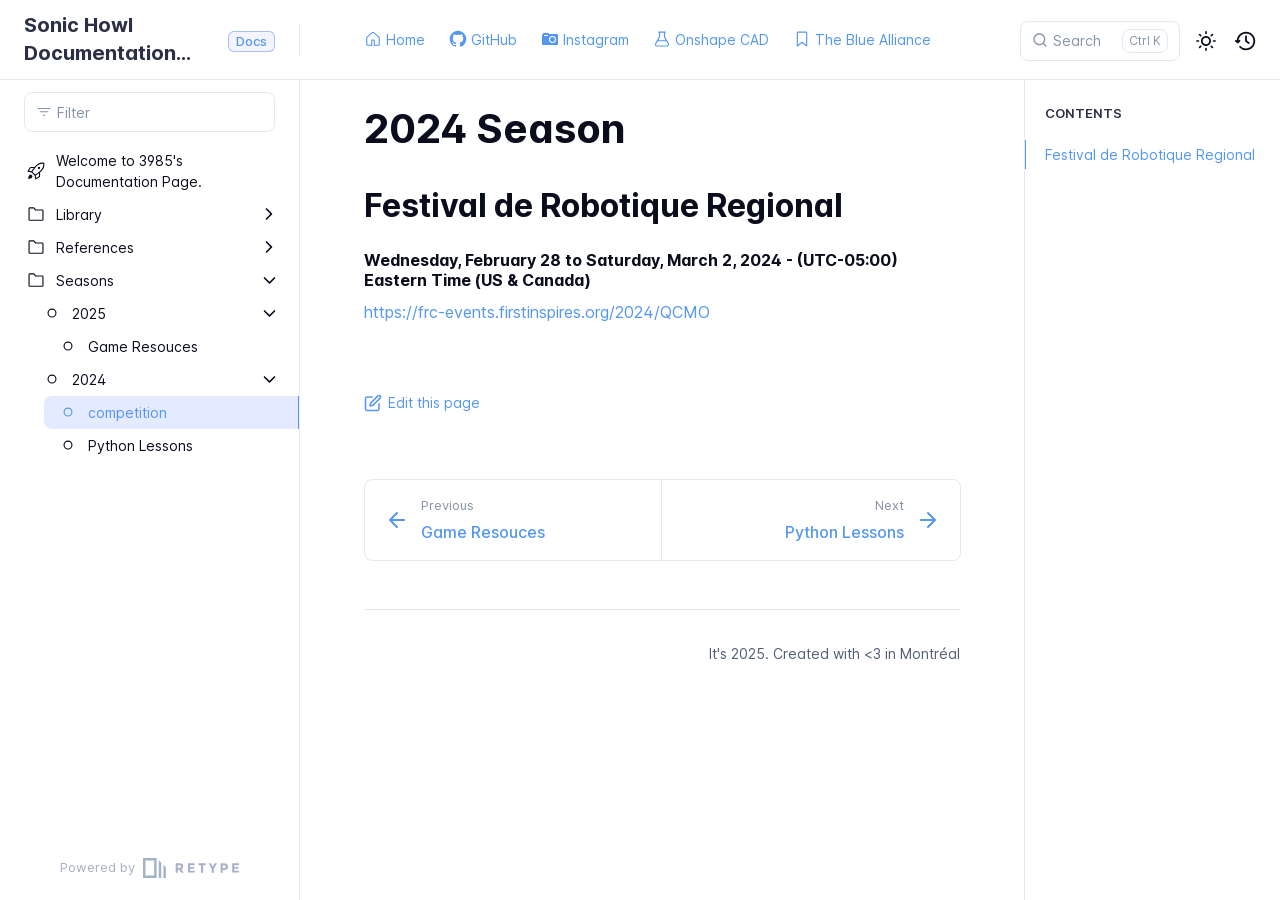
<file: seasons/2024/competition/index.html>
<!DOCTYPE html>
<html lang="en" class="h-full">
<head>
    <meta charset="UTF-8">
    <meta name="viewport" content="width=device-width,initial-scale=1">
    <meta name="turbo-cache-control" content="no-cache" data-turbo-track="reload" data-track-token="3.11.0.813266295390">

    <!-- See retype.com -->
    <meta name="generator" content="Retype 3.11.0">

    <!-- Primary Meta Tags -->
    <title>2024 Season</title>
    <meta name="title" content="2024 Season">
    <meta name="description" content="https://frc-events.firstinspires.org/2024/QCMO">

    <!-- Canonical -->
    <link rel="canonical" href="https://docs.frc3985.ca/seasons/2024/competition/">

    <!-- Open Graph / Facebook -->
    <meta property="og:type" content="website">
    <meta property="og:url" content="https://docs.frc3985.ca/seasons/2024/competition/">
    <meta property="og:title" content="2024 Season">
    <meta property="og:description" content="https://frc-events.firstinspires.org/2024/QCMO">

    <!-- Twitter -->
    <meta property="twitter:card" content="summary_large_image">
    <meta property="twitter:url" content="https://docs.frc3985.ca/seasons/2024/competition/">
    <meta property="twitter:title" content="2024 Season">
    <meta property="twitter:description" content="https://frc-events.firstinspires.org/2024/QCMO">

    <script data-cfasync="false">(function(){var cl=document.documentElement.classList,ls=localStorage.getItem("retype_scheme"),hd=cl.contains("dark"),hl=cl.contains("light"),wm=window.matchMedia&&window.matchMedia("(prefers-color-scheme: dark)").matches;if(ls==="dark"||(!ls&&wm&&!hd&&!hl)){cl.remove("light");cl.add("dark")}else if(ls==="light"||(!ls&&!wm&&!hd&&!hl)){cl.remove("dark");cl.add("light")}})();</script>

    <link href="../../../static/favicon.ico" rel="icon">
    <link href="../../../resources/css/retype.css?v=3.11.0.813266295390" rel="stylesheet">

    <script data-cfasync="false" src="../../../resources/js/config.js?v=3.11.0.813266295390" data-turbo-eval="false" defer></script>
    <script data-cfasync="false" src="../../../resources/js/retype.js?v=3.11.0" data-turbo-eval="false" defer></script>
    <script id="lunr-js" data-cfasync="false" src="../../../resources/js/lunr.js?v=3.11.0.813266295390" data-turbo-eval="false" defer></script>
</head>
<body>
    <div id="retype-app" class="relative text-base antialiased text-base-text bg-base-bg font-body">
        <div class="absolute bottom-0 left-0" style="top: 5rem; right: 50%"></div>
    
        <header id="retype-header" class="sticky top-0 z-30 flex w-full h-16 bg-header-bg border-b border-header-border md:h-20">
            <div class="container relative flex items-center justify-between pr-6 grow md:justify-start">
                <!-- Mobile menu button skeleton -->
                <button v-cloak class="skeleton retype-mobile-menu-button flex items-center justify-center shrink-0 overflow-hidden dark:text-white focus:outline-none rounded-full w-10 h-10 ml-3.5 md:hidden"><svg xmlns="http://www.w3.org/2000/svg" class="mb-px shrink-0" width="24" height="24" viewBox="0 0 24 24" role="presentation" style="margin-bottom: 0px;"><g fill="currentColor"><path d="M2 4h20v2H2zM2 11h20v2H2zM2 18h20v2H2z"></path></g></svg></button>
                <div v-cloak id="retype-sidebar-left-toggle-button"></div>
        
                <!-- Logo -->
                <div class="flex items-center justify-between h-full py-2 md:w-75">
                    <div class="flex items-center px-2 md:px-6">
                        <a id="retype-branding-logo" href="../../../" class="flex items-center leading-snug text-xl">
                            <span class="dark:text-white font-bold line-clamp-1 md:line-clamp-2">Sonic Howl Documentation Page for First Robotics Competition</span>
                        </a><span id="retype-branding-label" class="inline-flex mt-1 px-2 py-1 ml-4 text-xs font-medium leading-none items-center rounded-md bg-branding-label-bg text-branding-label-text ring-1 ring-branding-label-border ring-inset md:inline-block">Docs</span>
                    </div>
        
                    <span class="hidden h-8 border-r md:inline-block border-base-border"></span>
                </div>
        
                <div class="flex justify-between md:grow">
                    <!-- Top Nav -->
                    <nav id="retype-header-nav" class="hidden md:flex">
                        <ul class="flex flex-col mb-4 md:pl-16 md:mb-0 md:flex-row md:items-center">
                            <li class="mr-6">
                                <a class="py-2 md:mb-0 inline-flex items-center text-sm whitespace-nowrap transition-colors duration-200 ease-linear md:text-header-text font-header-text-weight hover:text-header-text-hover" href="./">
                                    <svg xmlns="http://www.w3.org/2000/svg" class="mb-px mr-1" width="18" height="18" viewBox="0 0 24 24" role="presentation">
                                        <g fill="currentColor">
                                            <path d="M11.03 2.59a1.501 1.501 0 0 1 1.94 0l7.5 6.363a1.5 1.5 0 0 1 .53 1.144V19.5a1.5 1.5 0 0 1-1.5 1.5h-5.75a.75.75 0 0 1-.75-.75V14h-2v6.25a.75.75 0 0 1-.75.75H4.5A1.5 1.5 0 0 1 3 19.5v-9.403c0-.44.194-.859.53-1.144ZM12 3.734l-7.5 6.363V19.5h5v-6.25a.75.75 0 0 1 .75-.75h3.5a.75.75 0 0 1 .75.75v6.25h5v-9.403Z"/>
                                        </g>
                                    </svg>
                                    <span>Home</span>
                                </a>
                            </li>
                            <li class="mr-6">
                                <a class="py-2 md:mb-0 inline-flex items-center text-sm whitespace-nowrap transition-colors duration-200 ease-linear md:text-header-text font-header-text-weight hover:text-header-text-hover" href="https://github.com/sonic-howl" target="_blank">
                                    <svg xmlns="http://www.w3.org/2000/svg" class="mb-px mr-1" width="18" height="18" viewBox="0 0 24 24" role="presentation">
                                        <g fill="currentColor">
                                            <path d="M12 1C5.923 1 1 5.923 1 12c0 4.867 3.149 8.979 7.521 10.436.55.096.756-.233.756-.522 0-.262-.013-1.128-.013-2.049-2.764.509-3.479-.674-3.699-1.292-.124-.317-.66-1.293-1.127-1.554-.385-.207-.936-.715-.014-.729.866-.014 1.485.797 1.691 1.128.99 1.663 2.571 1.196 3.204.907.096-.715.385-1.196.701-1.471-2.448-.275-5.005-1.224-5.005-5.432 0-1.196.426-2.186 1.128-2.956-.111-.275-.496-1.402.11-2.915 0 0 .921-.288 3.024 1.128a10.193 10.193 0 0 1 2.75-.371c.936 0 1.871.123 2.75.371 2.104-1.43 3.025-1.128 3.025-1.128.605 1.513.221 2.64.111 2.915.701.77 1.127 1.747 1.127 2.956 0 4.222-2.571 5.157-5.019 5.432.399.344.743 1.004.743 2.035 0 1.471-.014 2.654-.014 3.025 0 .289.206.632.756.522C19.851 20.979 23 16.854 23 12c0-6.077-4.922-11-11-11Z"/>
                                        </g>
                                    </svg>
                                    <span>GitHub</span>
                                </a>
                            </li>
                            <li class="mr-6">
                                <a class="py-2 md:mb-0 inline-flex items-center text-sm whitespace-nowrap transition-colors duration-200 ease-linear md:text-header-text font-header-text-weight hover:text-header-text-hover" href="https://www.instagram.com/sonichowl_3985/" target="_blank">
                                    <svg xmlns="http://www.w3.org/2000/svg" class="mb-px mr-1" width="18" height="18" viewBox="0 0 24 24" role="presentation">
                                        <g fill="currentColor">
                                            <path d="M21.333 5.333c.734 0 1.334.6 1.334 1.334v12c0 .733-.6 1.333-1.334 1.333H2.667c-.734 0-1.334-.6-1.334-1.333v-12c0-.734.6-1.334 1.334-1.334C2.667 4.6 3.267 4 4 4h5.333c.734 0 1.334.6 1.334 1.333h10.666Zm-6 12A4.655 4.655 0 0 0 20 12.667 4.655 4.655 0 0 0 15.333 8a4.655 4.655 0 0 0-4.666 4.667 4.655 4.655 0 0 0 4.666 4.666Zm3.334-4.666A3.343 3.343 0 0 1 15.333 16 3.352 3.352 0 0 1 12 12.667a3.352 3.352 0 0 1 3.333-3.334 3.352 3.352 0 0 1 3.334 3.334ZM9.333 8V6.667H4V8h5.333Z"/>
                                        </g>
                                    </svg>
                                    <span>Instagram</span>
                                </a>
                            </li>
                            <li class="mr-6">
                                <a class="py-2 md:mb-0 inline-flex items-center text-sm whitespace-nowrap transition-colors duration-200 ease-linear md:text-header-text font-header-text-weight hover:text-header-text-hover" href="https://cad.onshape.com/documents?nodeId=629d4624a8f0a848cc29513c&resourceType=folder" target="_blank">
                                    <svg xmlns="http://www.w3.org/2000/svg" class="mb-px mr-1" width="18" height="18" viewBox="0 0 24 24" role="presentation">
                                        <g fill="currentColor">
                                            <path d="M8 8.807V3.5h-.563a.75.75 0 0 1 0-1.5h9.125a.75.75 0 0 1 0 1.5H16v5.307l5.125 9.301c.964 1.75-.302 3.892-2.299 3.892H5.174c-1.998 0-3.263-2.142-2.3-3.892ZM4.189 18.832a1.123 1.123 0 0 0 .985 1.668h13.652a1.123 1.123 0 0 0 .985-1.668L17.7 15H6.3ZM14.5 3.5h-5V9a.75.75 0 0 1-.093.362L7.127 13.5h9.746l-2.28-4.138A.75.75 0 0 1 14.5 9Z"/>
                                        </g>
                                    </svg>
                                    <span>Onshape CAD</span>
                                </a>
                            </li>
                            <li class="mr-6">
                                <a class="py-2 md:mb-0 inline-flex items-center text-sm whitespace-nowrap transition-colors duration-200 ease-linear md:text-header-text font-header-text-weight hover:text-header-text-hover" href="https://www.thebluealliance.com/team/3985">
                                    <svg xmlns="http://www.w3.org/2000/svg" class="mb-px mr-1" width="18" height="18" viewBox="0 0 24 24" role="presentation">
                                        <g fill="currentColor">
                                            <path d="M5 3.75C5 2.784 5.784 2 6.75 2h10.5c.966 0 1.75.784 1.75 1.75v17.5a.75.75 0 0 1-1.218.586L12 17.21l-5.781 4.625A.75.75 0 0 1 5 21.25Zm1.75-.25a.25.25 0 0 0-.25.25v15.94l5.031-4.026a.749.749 0 0 1 .938 0L17.5 19.69V3.75a.25.25 0 0 0-.25-.25Z"/>
                                        </g>
                                    </svg>
                                    <span>The Blue Alliance</span>
                                </a>
                            </li>
        
                        </ul>
                    </nav>
        
                    <!-- Header Right Skeleton -->
                    <div v-cloak class="flex justify-end grow skeleton">
        
                        <!-- Search input mock -->
                        <div class="relative hidden w-40 lg:block lg:max-w-sm lg:ml-auto">
                            <div class="absolute flex items-center justify-center h-full pl-3 dark:text-dark-300">
                                <svg xmlns="http://www.w3.org/2000/svg" class="icon-base" width="16" height="16" viewBox="0 0 24 24" aria-labelledby="icon" role="presentation" style="margin-bottom: 1px;"><g fill="currentColor" ><path d="M21.71 20.29l-3.68-3.68A8.963 8.963 0 0020 11c0-4.96-4.04-9-9-9s-9 4.04-9 9 4.04 9 9 9c2.12 0 4.07-.74 5.61-1.97l3.68 3.68c.2.19.45.29.71.29s.51-.1.71-.29c.39-.39.39-1.03 0-1.42zM4 11c0-3.86 3.14-7 7-7s7 3.14 7 7c0 1.92-.78 3.66-2.04 4.93-.01.01-.02.01-.02.01-.01.01-.01.01-.01.02A6.98 6.98 0 0111 18c-3.86 0-7-3.14-7-7z" ></path></g></svg>
                            </div>
                            <input class="w-full h-10 placeholder-search-placeholder transition-colors duration-200 ease-in bg-search-bg border border-transparent rounded md:text-sm hover:border-search-border-hover focus:outline-none focus:border-search-border-focus" style="padding: 0.625rem 0.75rem 0.625rem 2rem" type="text" placeholder="Search">
                        </div>
        
                        <!-- Mobile search button -->
                        <div class="flex items-center justify-center w-10 h-10 lg:hidden">
                            <svg xmlns="http://www.w3.org/2000/svg" class="shrink-0 icon-base" width="20" height="20" viewBox="0 0 24 24" aria-labelledby="icon" role="presentation" style="margin-bottom: 0px;"><g fill="currentColor" ><path d="M21.71 20.29l-3.68-3.68A8.963 8.963 0 0020 11c0-4.96-4.04-9-9-9s-9 4.04-9 9 4.04 9 9 9c2.12 0 4.07-.74 5.61-1.97l3.68 3.68c.2.19.45.29.71.29s.51-.1.71-.29c.39-.39.39-1.03 0-1.42zM4 11c0-3.86 3.14-7 7-7s7 3.14 7 7c0 1.92-.78 3.66-2.04 4.93-.01.01-.02.01-.02.01-.01.01-.01.01-.01.02A6.98 6.98 0 0111 18c-3.86 0-7-3.14-7-7z" ></path></g></svg>
                        </div>
        
                        <!-- Dark mode switch placeholder -->
                        <div class="w-10 h-10 lg:ml-2"></div>
        
                        <!-- History button -->
                        <div class="flex items-center justify-center w-10 h-10" style="margin-right: -0.625rem;">
                            <svg xmlns="http://www.w3.org/2000/svg" class="shrink-0 icon-base" width="22" height="22" viewBox="0 0 24 24" aria-labelledby="icon" role="presentation" style="margin-bottom: 0px;"><g fill="currentColor" ><g ><path d="M12.01 6.01c-.55 0-1 .45-1 1V12a1 1 0 00.4.8l3 2.22a.985.985 0 001.39-.2.996.996 0 00-.21-1.4l-2.6-1.92V7.01c.02-.55-.43-1-.98-1z"></path><path d="M12.01 1.91c-5.33 0-9.69 4.16-10.05 9.4l-.29-.26a.997.997 0 10-1.34 1.48l1.97 1.79c.19.17.43.26.67.26s.48-.09.67-.26l1.97-1.79a.997.997 0 10-1.34-1.48l-.31.28c.34-4.14 3.82-7.41 8.05-7.41 4.46 0 8.08 3.63 8.08 8.09s-3.63 8.08-8.08 8.08c-2.18 0-4.22-.85-5.75-2.4a.996.996 0 10-1.42 1.4 10.02 10.02 0 007.17 2.99c5.56 0 10.08-4.52 10.08-10.08.01-5.56-4.52-10.09-10.08-10.09z"></path></g></g></svg>
                        </div>
                    </div>
        
                    <div v-cloak class="flex justify-end grow">
                        <div id="retype-mobile-search-button"></div>
                        <doc-search-desktop></doc-search-desktop>
        
                        <doc-theme-switch class="lg:ml-2"></doc-theme-switch>
                        <doc-history></doc-history>
                    </div>
                </div>
            </div>
        </header>
    
    
        <div id="retype-container" class="container relative flex bg-white">
            <!-- Sidebar Skeleton -->
            <div v-cloak class="fixed flex flex-col shrink-0 duration-300 ease-in-out bg-sidebar-left-bg border-sidebar-left-border sidebar top-20 w-75 border-r h-screen md:sticky transition-transform skeleton">
            
                <div class="flex items-center h-16 px-6">
                    <input class="w-full h-8 px-3 py-2 transition-colors duration-200 ease-linear bg-filter-bg border border-filter-border rounded shadow-none text-sm focus:outline-none focus:border-filter-border-focus" type="text" placeholder="Filter">
                </div>
            
                <div class="pl-6 mt-1 mb-4">
                    <div class="w-32 h-3 mb-4 bg-skeleton-bg rounded-full loading"></div>
                    <div class="w-48 h-3 mb-4 bg-skeleton-bg rounded-full loading"></div>
                    <div class="w-40 h-3 mb-4 bg-skeleton-bg rounded-full loading"></div>
                    <div class="w-32 h-3 mb-4 bg-skeleton-bg rounded-full loading"></div>
                    <div class="w-48 h-3 mb-4 bg-skeleton-bg rounded-full loading"></div>
                    <div class="w-40 h-3 mb-4 bg-skeleton-bg rounded-full loading"></div>
                </div>
            
                <div class="shrink-0 mt-auto bg-transparent dark:border-base-border">
                    <a class="flex items-center justify-center flex-nowrap h-16 text-gray-350 dark:text-dark-400 hover:text-gray-600 dark:hover:text-dark-300 transition-colors duration-150 ease-in docs-powered-by" target="_blank" href="https://retype.com/" rel="noopener">
                        <span class="text-xs whitespace-nowrap">Powered by</span>
                        <svg xmlns="http://www.w3.org/2000/svg" class="ml-2" fill="currentColor" width="96" height="20" overflow="visible"><path d="M0 0v20h13.59V0H0zm11.15 17.54H2.44V2.46h8.71v15.08zM15.8 20h2.44V4.67L15.8 2.22zM20.45 6.89V20h2.44V9.34z"/><g><path d="M40.16 8.44c0 1.49-.59 2.45-1.75 2.88l2.34 3.32h-2.53l-2.04-2.96h-1.43v2.96h-2.06V5.36h3.5c1.43 0 2.46.24 3.07.73s.9 1.27.9 2.35zm-2.48 1.1c.26-.23.38-.59.38-1.09 0-.5-.13-.84-.4-1.03s-.73-.28-1.39-.28h-1.54v2.75h1.5c.72 0 1.2-.12 1.45-.35zM51.56 5.36V7.2h-4.59v1.91h4.13v1.76h-4.13v1.92h4.74v1.83h-6.79V5.36h6.64zM60.09 7.15v7.48h-2.06V7.15h-2.61V5.36h7.28v1.79h-2.61zM70.81 14.64h-2.06v-3.66l-3.19-5.61h2.23l1.99 3.45 1.99-3.45H74l-3.19 5.61v3.66zM83.99 6.19c.65.55.97 1.4.97 2.55s-.33 1.98-1 2.51-1.68.8-3.04.8h-1.23v2.59h-2.06V5.36h3.26c1.42 0 2.45.28 3.1.83zm-1.51 3.65c.25-.28.37-.69.37-1.22s-.16-.92-.48-1.14c-.32-.23-.82-.34-1.5-.34H79.7v3.12h1.38c.68 0 1.15-.14 1.4-.42zM95.85 5.36V7.2h-4.59v1.91h4.13v1.76h-4.13v1.92H96v1.83h-6.79V5.36h6.64z"/></g></svg>
                    </a>
                </div>
            </div>
            
            <!-- Sidebar component -->
            <doc-sidebar v-cloak>
                <template #sidebar-footer>
                    <div class="shrink-0 mt-auto border-t md:bg-transparent md:border-none dark:border-base-border">
            
                        <div class="py-3 px-6 md:hidden border-b dark:border-base-border">
                            <nav>
                                <ul class="flex flex-wrap justify-center items-center">
                                    <li class="mr-6">
                                        <a class="block py-1 inline-flex items-center text-sm whitespace-nowrap transition-colors duration-200 ease-linear md:text-header-text font-header-text-weight hover:text-header-text-hover" href="./">
                                            <svg xmlns="http://www.w3.org/2000/svg" class="mb-px mr-1" width="18" height="18" viewBox="0 0 24 24" role="presentation">
                                                <g fill="currentColor">
                                                    <path d="M11.03 2.59a1.501 1.501 0 0 1 1.94 0l7.5 6.363a1.5 1.5 0 0 1 .53 1.144V19.5a1.5 1.5 0 0 1-1.5 1.5h-5.75a.75.75 0 0 1-.75-.75V14h-2v6.25a.75.75 0 0 1-.75.75H4.5A1.5 1.5 0 0 1 3 19.5v-9.403c0-.44.194-.859.53-1.144ZM12 3.734l-7.5 6.363V19.5h5v-6.25a.75.75 0 0 1 .75-.75h3.5a.75.75 0 0 1 .75.75v6.25h5v-9.403Z"/>
                                                </g>
                                            </svg>
                                            <span>Home</span>
                                        </a>
                                    </li>
                                    <li class="mr-6">
                                        <a class="block py-1 inline-flex items-center text-sm whitespace-nowrap transition-colors duration-200 ease-linear md:text-header-text font-header-text-weight hover:text-header-text-hover" href="https://github.com/sonic-howl" target="_blank">
                                            <svg xmlns="http://www.w3.org/2000/svg" class="mb-px mr-1" width="18" height="18" viewBox="0 0 24 24" role="presentation">
                                                <g fill="currentColor">
                                                    <path d="M12 1C5.923 1 1 5.923 1 12c0 4.867 3.149 8.979 7.521 10.436.55.096.756-.233.756-.522 0-.262-.013-1.128-.013-2.049-2.764.509-3.479-.674-3.699-1.292-.124-.317-.66-1.293-1.127-1.554-.385-.207-.936-.715-.014-.729.866-.014 1.485.797 1.691 1.128.99 1.663 2.571 1.196 3.204.907.096-.715.385-1.196.701-1.471-2.448-.275-5.005-1.224-5.005-5.432 0-1.196.426-2.186 1.128-2.956-.111-.275-.496-1.402.11-2.915 0 0 .921-.288 3.024 1.128a10.193 10.193 0 0 1 2.75-.371c.936 0 1.871.123 2.75.371 2.104-1.43 3.025-1.128 3.025-1.128.605 1.513.221 2.64.111 2.915.701.77 1.127 1.747 1.127 2.956 0 4.222-2.571 5.157-5.019 5.432.399.344.743 1.004.743 2.035 0 1.471-.014 2.654-.014 3.025 0 .289.206.632.756.522C19.851 20.979 23 16.854 23 12c0-6.077-4.922-11-11-11Z"/>
                                                </g>
                                            </svg>
                                            <span>GitHub</span>
                                        </a>
                                    </li>
                                    <li class="mr-6">
                                        <a class="block py-1 inline-flex items-center text-sm whitespace-nowrap transition-colors duration-200 ease-linear md:text-header-text font-header-text-weight hover:text-header-text-hover" href="https://www.instagram.com/sonichowl_3985/" target="_blank">
                                            <svg xmlns="http://www.w3.org/2000/svg" class="mb-px mr-1" width="18" height="18" viewBox="0 0 24 24" role="presentation">
                                                <g fill="currentColor">
                                                    <path d="M21.333 5.333c.734 0 1.334.6 1.334 1.334v12c0 .733-.6 1.333-1.334 1.333H2.667c-.734 0-1.334-.6-1.334-1.333v-12c0-.734.6-1.334 1.334-1.334C2.667 4.6 3.267 4 4 4h5.333c.734 0 1.334.6 1.334 1.333h10.666Zm-6 12A4.655 4.655 0 0 0 20 12.667 4.655 4.655 0 0 0 15.333 8a4.655 4.655 0 0 0-4.666 4.667 4.655 4.655 0 0 0 4.666 4.666Zm3.334-4.666A3.343 3.343 0 0 1 15.333 16 3.352 3.352 0 0 1 12 12.667a3.352 3.352 0 0 1 3.333-3.334 3.352 3.352 0 0 1 3.334 3.334ZM9.333 8V6.667H4V8h5.333Z"/>
                                                </g>
                                            </svg>
                                            <span>Instagram</span>
                                        </a>
                                    </li>
                                    <li class="mr-6">
                                        <a class="block py-1 inline-flex items-center text-sm whitespace-nowrap transition-colors duration-200 ease-linear md:text-header-text font-header-text-weight hover:text-header-text-hover" href="https://cad.onshape.com/documents?nodeId=629d4624a8f0a848cc29513c&resourceType=folder" target="_blank">
                                            <svg xmlns="http://www.w3.org/2000/svg" class="mb-px mr-1" width="18" height="18" viewBox="0 0 24 24" role="presentation">
                                                <g fill="currentColor">
                                                    <path d="M8 8.807V3.5h-.563a.75.75 0 0 1 0-1.5h9.125a.75.75 0 0 1 0 1.5H16v5.307l5.125 9.301c.964 1.75-.302 3.892-2.299 3.892H5.174c-1.998 0-3.263-2.142-2.3-3.892ZM4.189 18.832a1.123 1.123 0 0 0 .985 1.668h13.652a1.123 1.123 0 0 0 .985-1.668L17.7 15H6.3ZM14.5 3.5h-5V9a.75.75 0 0 1-.093.362L7.127 13.5h9.746l-2.28-4.138A.75.75 0 0 1 14.5 9Z"/>
                                                </g>
                                            </svg>
                                            <span>Onshape CAD</span>
                                        </a>
                                    </li>
                                    <li class="mr-6">
                                        <a class="block py-1 inline-flex items-center text-sm whitespace-nowrap transition-colors duration-200 ease-linear md:text-header-text font-header-text-weight hover:text-header-text-hover" href="https://www.thebluealliance.com/team/3985">
                                            <svg xmlns="http://www.w3.org/2000/svg" class="mb-px mr-1" width="18" height="18" viewBox="0 0 24 24" role="presentation">
                                                <g fill="currentColor">
                                                    <path d="M5 3.75C5 2.784 5.784 2 6.75 2h10.5c.966 0 1.75.784 1.75 1.75v17.5a.75.75 0 0 1-1.218.586L12 17.21l-5.781 4.625A.75.75 0 0 1 5 21.25Zm1.75-.25a.25.25 0 0 0-.25.25v15.94l5.031-4.026a.749.749 0 0 1 .938 0L17.5 19.69V3.75a.25.25 0 0 0-.25-.25Z"/>
                                                </g>
                                            </svg>
                                            <span>The Blue Alliance</span>
                                        </a>
                                    </li>
            
                                </ul>
                            </nav>
                        </div>
            
                        <a class="flex items-center justify-center flex-nowrap h-16 text-gray-350 dark:text-dark-400 hover:text-gray-600 dark:hover:text-dark-300 transition-colors duration-150 ease-in docs-powered-by" target="_blank" href="https://retype.com/" rel="noopener">
                            <span class="text-xs whitespace-nowrap">Powered by</span>
                            <svg xmlns="http://www.w3.org/2000/svg" class="ml-2" fill="currentColor" width="96" height="20" overflow="visible"><path d="M0 0v20h13.59V0H0zm11.15 17.54H2.44V2.46h8.71v15.08zM15.8 20h2.44V4.67L15.8 2.22zM20.45 6.89V20h2.44V9.34z"/><g><path d="M40.16 8.44c0 1.49-.59 2.45-1.75 2.88l2.34 3.32h-2.53l-2.04-2.96h-1.43v2.96h-2.06V5.36h3.5c1.43 0 2.46.24 3.07.73s.9 1.27.9 2.35zm-2.48 1.1c.26-.23.38-.59.38-1.09 0-.5-.13-.84-.4-1.03s-.73-.28-1.39-.28h-1.54v2.75h1.5c.72 0 1.2-.12 1.45-.35zM51.56 5.36V7.2h-4.59v1.91h4.13v1.76h-4.13v1.92h4.74v1.83h-6.79V5.36h6.64zM60.09 7.15v7.48h-2.06V7.15h-2.61V5.36h7.28v1.79h-2.61zM70.81 14.64h-2.06v-3.66l-3.19-5.61h2.23l1.99 3.45 1.99-3.45H74l-3.19 5.61v3.66zM83.99 6.19c.65.55.97 1.4.97 2.55s-.33 1.98-1 2.51-1.68.8-3.04.8h-1.23v2.59h-2.06V5.36h3.26c1.42 0 2.45.28 3.1.83zm-1.51 3.65c.25-.28.37-.69.37-1.22s-.16-.92-.48-1.14c-.32-.23-.82-.34-1.5-.34H79.7v3.12h1.38c.68 0 1.15-.14 1.4-.42zM95.85 5.36V7.2h-4.59v1.91h4.13v1.76h-4.13v1.92H96v1.83h-6.79V5.36h6.64z"/></g></svg>
                        </a>
                    </div>
                </template>
            </doc-sidebar>
    
            <div class="grow min-w-0 bg-body-bg">
                <!-- Render "toolbar" template here on api pages --><!-- Render page content -->
                <div class="flex">
                    <div id="retype-main" class="min-w-0 p-4 grow md:px-16">
                        <main class="relative pb-12 lg:pt-2">
                            <div class="retype-markdown" id="retype-content">
                                <!-- Rendered if sidebar right is enabled -->
                                <div id="retype-sidebar-right-toggle"></div>
                                <!-- Page content  -->
<doc-anchor-target id="2024-season" class="break-words">
    <h1>
        <doc-anchor-trigger class="header-anchor-trigger" to="#2024-season">#</doc-anchor-trigger>
        <span>2024 Season</span>
    </h1>
</doc-anchor-target>
<doc-anchor-target id="festival-de-robotique-regional">
    <h2>
        <doc-anchor-trigger class="header-anchor-trigger" to="#festival-de-robotique-regional">#</doc-anchor-trigger>
        <span>Festival de Robotique Regional</span>
    </h2>
</doc-anchor-target>
<doc-anchor-target id="wednesday-february-28-to-saturday-march-2-2024---utc-0500-eastern-time-us--canada">
    <h5>
        <doc-anchor-trigger class="header-anchor-trigger" to="#wednesday-february-28-to-saturday-march-2-2024---utc-0500-eastern-time-us--canada">#</doc-anchor-trigger>
        <span>Wednesday, February 28 to Saturday, March 2, 2024 - (UTC-05:00) Eastern Time (US &amp; Canada)</span>
    </h5>
</doc-anchor-target>
<p><a href="https://frc-events.firstinspires.org/2024/QCMO">https://frc-events.firstinspires.org/2024/QCMO</a></p>

                                
                                <!-- Required only on API pages -->
                                <doc-toolbar-member-filter-no-results></doc-toolbar-member-filter-no-results>
                            </div>
                            <footer id="retype-content-footer" class="clear-both">
                                <div class="flex flex-wrap items-center justify-between mt-14">
                                    <a id="retype-edit-this-page" class="my-2.5 inline-flex items-center text-sm whitespace-nowrap text-body-link font-body-link-weight hover:text-body-link-hover hover:underline" href="https://github.com/sonic-howl/frc3985.ca/edit/main/seasons/2024/competition.md" target="_blank" rel="noopener">
                                        <svg class="mr-1.5" xmlns="http://www.w3.org/2000/svg" width="18" height="18" viewBox="0 0 24 24" fill="currentColor" overflow="visible"><path d="M20 12c-.55 0-1 .45-1 1v7c0 .55-.45 1-1 1H4c-.55 0-1-.45-1-1V6c0-.55.45-1 1-1h7c.55 0 1-.45 1-1s-.45-1-1-1H4C2.35 3 1 4.35 1 6v14c0 1.65 1.35 3 3 3h14c1.65 0 3-1.35 3-3v-7c0-.55-.45-1-1-1z" /><path d="M22.21 1.79c-1.18-1.18-3.24-1.18-4.41 0l-9.5 9.5c-.13.13-.22.29-.26.46l-1 4c-.08.34.01.7.26.95.18.2.44.3.7.3.08 0 .16-.01.24-.03l4-1c.18-.04.34-.13.46-.26l9.5-9.5c1.22-1.22 1.22-3.2.01-4.42zm-1.42 3l-9.3 9.3-2.11.53.53-2.11 9.3-9.3c.42-.42 1.16-.42 1.59 0 .43.43.43 1.15-.01 1.58z" /><path fill="none" d="M0 0h24v24H0z" /></svg>
                                        <span>Edit this page</span>
                                    </a>
                                </div>
                            
                                <nav id="retype-nextprev" class="print:hidden flex mt-14">
                                    <div class="w-1/2">
                                        <a class="px-5 py-4 h-full flex items-center break-normal font-medium text-body-link border border-base-border hover:border-base-border-hover rounded-l-lg transition-colors duration-150 relative hover:z-5" href="../../../seasons/2025/game-resouces/">
                                            <svg xmlns="http://www.w3.org/2000/svg" class="mr-3" width="24" height="24" viewBox="0 0 24 24" fill="currentColor" overflow="visible"><path d="M19 11H7.41l5.29-5.29a.996.996 0 10-1.41-1.41l-7 7a1 1 0 000 1.42l7 7a1.024 1.024 0 001.42-.01.996.996 0 000-1.41L7.41 13H19c.55 0 1-.45 1-1s-.45-1-1-1z" /><path fill="none" d="M0 0h24v24H0z" /></svg>
                                            <span>
                                                <span class="block text-xs font-normal text-base-text-muted">Previous</span>
                                                <span class="block mt-1">Game Resouces</span>
                                            </span>
                                        </a>
                                    </div>
                            
                                    <div class="w-1/2">
                                        <a class="px-5 py-4 -mx-px h-full flex items-center justify-end break-normal font-medium text-body-link border border-base-border hover:border-base-border-hover rounded-r-lg transition-colors duration-150 relative hover:z-5" href="../../../seasons/2024/learning_python/">
                                            <span>
                                                <span class="block text-xs font-normal text-right text-base-text-muted">Next</span>
                                                <span class="block mt-1">Python Lessons</span>
                                            </span>
                                            <svg xmlns="http://www.w3.org/2000/svg" class="ml-3" width="24" height="24" viewBox="0 0 24 24" fill="currentColor" overflow="visible"><path d="M19.92 12.38a1 1 0 00-.22-1.09l-7-7a.996.996 0 10-1.41 1.41l5.3 5.3H5c-.55 0-1 .45-1 1s.45 1 1 1h11.59l-5.29 5.29a.996.996 0 000 1.41c.19.2.44.3.7.3s.51-.1.71-.29l7-7c.09-.09.16-.21.21-.33z" /><path fill="none" d="M0 0h24v24H0z" /></svg>
                                        </a>
                                    </div>
                                </nav>
                            </footer>
                        </main>
                
                        <div id="retype-page-footer" class="print:border-none border-t border-base-border pt-6 mb-8">
                            <footer class="flex flex-wrap items-center justify-between print:justify-center">
                                <div id="retype-footer-links" class="print:hidden">
                                    <ul class="flex flex-wrap items-center text-sm">
                                    </ul>
                                </div>
                                <div id="retype-copyright" class="print:justify-center py-2 text-footer-text font-footer-link-weight text-sm leading-relaxed"><p>It&#x27;s 2025. Created with &lt;3 in Montréal</p></div>
                            </footer>
                        </div>
                    </div>
                
                    <!-- Rendered if sidebar right is enabled -->
                    <!-- Sidebar right skeleton-->
                    <div v-cloak class="fixed top-0 bottom-0 right-0 translate-x-full bg-sidebar-right-bg border-sidebar-right-border lg:sticky lg:border-l lg:shrink-0 lg:pt-6 lg:transform-none sm:w-1/2 lg:w-64 lg:z-0 md:w-104 sidebar-right skeleton">
                        <div class="pl-5">
                            <div class="w-32 h-3 mb-4 bg-skeleton-bg rounded-full loading"></div>
                            <div class="w-48 h-3 mb-4 bg-skeleton-bg rounded-full loading"></div>
                            <div class="w-40 h-3 mb-4 bg-skeleton-bg rounded-full loading"></div>
                        </div>
                    </div>
                
                    <!-- User should be able to hide sidebar right -->
                    <doc-sidebar-right v-cloak></doc-sidebar-right>
                </div>

            </div>
        </div>
    
        <doc-search-mobile></doc-search-mobile>
        <doc-back-to-top></doc-back-to-top>
    </div>


    <div id="retype-overlay-target"></div>

    <script data-cfasync="false">window.__DOCS__ = { "title": "competition", level: 3, icon: "file", hasPrism: false, hasMermaid: false, hasMath: false, tocDepth: 23 }</script>
</body>
</html>
</file>
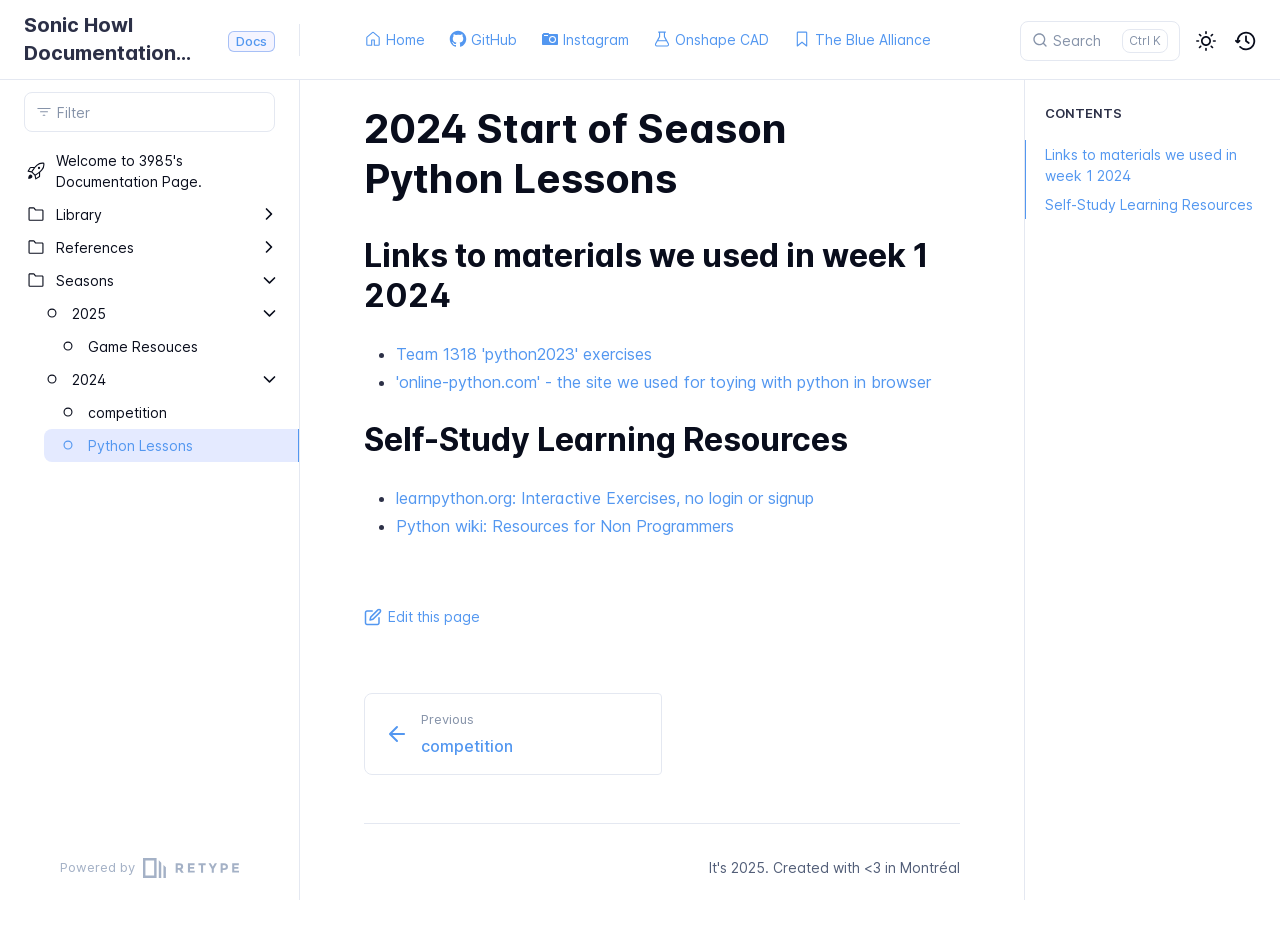
<file: seasons/2024/learning_python/index.html>
<!DOCTYPE html>
<html lang="en" class="h-full">
<head>
    <meta charset="UTF-8">
    <meta name="viewport" content="width=device-width,initial-scale=1">
    <meta name="turbo-cache-control" content="no-cache" data-turbo-track="reload" data-track-token="3.11.0.813266295390">

    <!-- See retype.com -->
    <meta name="generator" content="Retype 3.11.0">

    <!-- Primary Meta Tags -->
    <title>2024 Start of Season Python Lessons</title>
    <meta name="title" content="2024 Start of Season Python Lessons">
    <meta name="description" content="Team 1318 'python2023' exercises">

    <!-- Canonical -->
    <link rel="canonical" href="https://docs.frc3985.ca/seasons/2024/learning_python/">

    <!-- Open Graph / Facebook -->
    <meta property="og:type" content="website">
    <meta property="og:url" content="https://docs.frc3985.ca/seasons/2024/learning_python/">
    <meta property="og:title" content="2024 Start of Season Python Lessons">
    <meta property="og:description" content="Team 1318 'python2023' exercises">

    <!-- Twitter -->
    <meta property="twitter:card" content="summary_large_image">
    <meta property="twitter:url" content="https://docs.frc3985.ca/seasons/2024/learning_python/">
    <meta property="twitter:title" content="2024 Start of Season Python Lessons">
    <meta property="twitter:description" content="Team 1318 'python2023' exercises">

    <script data-cfasync="false">(function(){var cl=document.documentElement.classList,ls=localStorage.getItem("retype_scheme"),hd=cl.contains("dark"),hl=cl.contains("light"),wm=window.matchMedia&&window.matchMedia("(prefers-color-scheme: dark)").matches;if(ls==="dark"||(!ls&&wm&&!hd&&!hl)){cl.remove("light");cl.add("dark")}else if(ls==="light"||(!ls&&!wm&&!hd&&!hl)){cl.remove("dark");cl.add("light")}})();</script>

    <link href="../../../static/favicon.ico" rel="icon">
    <link href="../../../resources/css/retype.css?v=3.11.0.813266295390" rel="stylesheet">

    <script data-cfasync="false" src="../../../resources/js/config.js?v=3.11.0.813266295390" data-turbo-eval="false" defer></script>
    <script data-cfasync="false" src="../../../resources/js/retype.js?v=3.11.0" data-turbo-eval="false" defer></script>
    <script id="lunr-js" data-cfasync="false" src="../../../resources/js/lunr.js?v=3.11.0.813266295390" data-turbo-eval="false" defer></script>
</head>
<body>
    <div id="retype-app" class="relative text-base antialiased text-base-text bg-base-bg font-body">
        <div class="absolute bottom-0 left-0" style="top: 5rem; right: 50%"></div>
    
        <header id="retype-header" class="sticky top-0 z-30 flex w-full h-16 bg-header-bg border-b border-header-border md:h-20">
            <div class="container relative flex items-center justify-between pr-6 grow md:justify-start">
                <!-- Mobile menu button skeleton -->
                <button v-cloak class="skeleton retype-mobile-menu-button flex items-center justify-center shrink-0 overflow-hidden dark:text-white focus:outline-none rounded-full w-10 h-10 ml-3.5 md:hidden"><svg xmlns="http://www.w3.org/2000/svg" class="mb-px shrink-0" width="24" height="24" viewBox="0 0 24 24" role="presentation" style="margin-bottom: 0px;"><g fill="currentColor"><path d="M2 4h20v2H2zM2 11h20v2H2zM2 18h20v2H2z"></path></g></svg></button>
                <div v-cloak id="retype-sidebar-left-toggle-button"></div>
        
                <!-- Logo -->
                <div class="flex items-center justify-between h-full py-2 md:w-75">
                    <div class="flex items-center px-2 md:px-6">
                        <a id="retype-branding-logo" href="../../../" class="flex items-center leading-snug text-xl">
                            <span class="dark:text-white font-bold line-clamp-1 md:line-clamp-2">Sonic Howl Documentation Page for First Robotics Competition</span>
                        </a><span id="retype-branding-label" class="inline-flex mt-1 px-2 py-1 ml-4 text-xs font-medium leading-none items-center rounded-md bg-branding-label-bg text-branding-label-text ring-1 ring-branding-label-border ring-inset md:inline-block">Docs</span>
                    </div>
        
                    <span class="hidden h-8 border-r md:inline-block border-base-border"></span>
                </div>
        
                <div class="flex justify-between md:grow">
                    <!-- Top Nav -->
                    <nav id="retype-header-nav" class="hidden md:flex">
                        <ul class="flex flex-col mb-4 md:pl-16 md:mb-0 md:flex-row md:items-center">
                            <li class="mr-6">
                                <a class="py-2 md:mb-0 inline-flex items-center text-sm whitespace-nowrap transition-colors duration-200 ease-linear md:text-header-text font-header-text-weight hover:text-header-text-hover" href="./">
                                    <svg xmlns="http://www.w3.org/2000/svg" class="mb-px mr-1" width="18" height="18" viewBox="0 0 24 24" role="presentation">
                                        <g fill="currentColor">
                                            <path d="M11.03 2.59a1.501 1.501 0 0 1 1.94 0l7.5 6.363a1.5 1.5 0 0 1 .53 1.144V19.5a1.5 1.5 0 0 1-1.5 1.5h-5.75a.75.75 0 0 1-.75-.75V14h-2v6.25a.75.75 0 0 1-.75.75H4.5A1.5 1.5 0 0 1 3 19.5v-9.403c0-.44.194-.859.53-1.144ZM12 3.734l-7.5 6.363V19.5h5v-6.25a.75.75 0 0 1 .75-.75h3.5a.75.75 0 0 1 .75.75v6.25h5v-9.403Z"/>
                                        </g>
                                    </svg>
                                    <span>Home</span>
                                </a>
                            </li>
                            <li class="mr-6">
                                <a class="py-2 md:mb-0 inline-flex items-center text-sm whitespace-nowrap transition-colors duration-200 ease-linear md:text-header-text font-header-text-weight hover:text-header-text-hover" href="https://github.com/sonic-howl" target="_blank">
                                    <svg xmlns="http://www.w3.org/2000/svg" class="mb-px mr-1" width="18" height="18" viewBox="0 0 24 24" role="presentation">
                                        <g fill="currentColor">
                                            <path d="M12 1C5.923 1 1 5.923 1 12c0 4.867 3.149 8.979 7.521 10.436.55.096.756-.233.756-.522 0-.262-.013-1.128-.013-2.049-2.764.509-3.479-.674-3.699-1.292-.124-.317-.66-1.293-1.127-1.554-.385-.207-.936-.715-.014-.729.866-.014 1.485.797 1.691 1.128.99 1.663 2.571 1.196 3.204.907.096-.715.385-1.196.701-1.471-2.448-.275-5.005-1.224-5.005-5.432 0-1.196.426-2.186 1.128-2.956-.111-.275-.496-1.402.11-2.915 0 0 .921-.288 3.024 1.128a10.193 10.193 0 0 1 2.75-.371c.936 0 1.871.123 2.75.371 2.104-1.43 3.025-1.128 3.025-1.128.605 1.513.221 2.64.111 2.915.701.77 1.127 1.747 1.127 2.956 0 4.222-2.571 5.157-5.019 5.432.399.344.743 1.004.743 2.035 0 1.471-.014 2.654-.014 3.025 0 .289.206.632.756.522C19.851 20.979 23 16.854 23 12c0-6.077-4.922-11-11-11Z"/>
                                        </g>
                                    </svg>
                                    <span>GitHub</span>
                                </a>
                            </li>
                            <li class="mr-6">
                                <a class="py-2 md:mb-0 inline-flex items-center text-sm whitespace-nowrap transition-colors duration-200 ease-linear md:text-header-text font-header-text-weight hover:text-header-text-hover" href="https://www.instagram.com/sonichowl_3985/" target="_blank">
                                    <svg xmlns="http://www.w3.org/2000/svg" class="mb-px mr-1" width="18" height="18" viewBox="0 0 24 24" role="presentation">
                                        <g fill="currentColor">
                                            <path d="M21.333 5.333c.734 0 1.334.6 1.334 1.334v12c0 .733-.6 1.333-1.334 1.333H2.667c-.734 0-1.334-.6-1.334-1.333v-12c0-.734.6-1.334 1.334-1.334C2.667 4.6 3.267 4 4 4h5.333c.734 0 1.334.6 1.334 1.333h10.666Zm-6 12A4.655 4.655 0 0 0 20 12.667 4.655 4.655 0 0 0 15.333 8a4.655 4.655 0 0 0-4.666 4.667 4.655 4.655 0 0 0 4.666 4.666Zm3.334-4.666A3.343 3.343 0 0 1 15.333 16 3.352 3.352 0 0 1 12 12.667a3.352 3.352 0 0 1 3.333-3.334 3.352 3.352 0 0 1 3.334 3.334ZM9.333 8V6.667H4V8h5.333Z"/>
                                        </g>
                                    </svg>
                                    <span>Instagram</span>
                                </a>
                            </li>
                            <li class="mr-6">
                                <a class="py-2 md:mb-0 inline-flex items-center text-sm whitespace-nowrap transition-colors duration-200 ease-linear md:text-header-text font-header-text-weight hover:text-header-text-hover" href="https://cad.onshape.com/documents?nodeId=629d4624a8f0a848cc29513c&resourceType=folder" target="_blank">
                                    <svg xmlns="http://www.w3.org/2000/svg" class="mb-px mr-1" width="18" height="18" viewBox="0 0 24 24" role="presentation">
                                        <g fill="currentColor">
                                            <path d="M8 8.807V3.5h-.563a.75.75 0 0 1 0-1.5h9.125a.75.75 0 0 1 0 1.5H16v5.307l5.125 9.301c.964 1.75-.302 3.892-2.299 3.892H5.174c-1.998 0-3.263-2.142-2.3-3.892ZM4.189 18.832a1.123 1.123 0 0 0 .985 1.668h13.652a1.123 1.123 0 0 0 .985-1.668L17.7 15H6.3ZM14.5 3.5h-5V9a.75.75 0 0 1-.093.362L7.127 13.5h9.746l-2.28-4.138A.75.75 0 0 1 14.5 9Z"/>
                                        </g>
                                    </svg>
                                    <span>Onshape CAD</span>
                                </a>
                            </li>
                            <li class="mr-6">
                                <a class="py-2 md:mb-0 inline-flex items-center text-sm whitespace-nowrap transition-colors duration-200 ease-linear md:text-header-text font-header-text-weight hover:text-header-text-hover" href="https://www.thebluealliance.com/team/3985">
                                    <svg xmlns="http://www.w3.org/2000/svg" class="mb-px mr-1" width="18" height="18" viewBox="0 0 24 24" role="presentation">
                                        <g fill="currentColor">
                                            <path d="M5 3.75C5 2.784 5.784 2 6.75 2h10.5c.966 0 1.75.784 1.75 1.75v17.5a.75.75 0 0 1-1.218.586L12 17.21l-5.781 4.625A.75.75 0 0 1 5 21.25Zm1.75-.25a.25.25 0 0 0-.25.25v15.94l5.031-4.026a.749.749 0 0 1 .938 0L17.5 19.69V3.75a.25.25 0 0 0-.25-.25Z"/>
                                        </g>
                                    </svg>
                                    <span>The Blue Alliance</span>
                                </a>
                            </li>
        
                        </ul>
                    </nav>
        
                    <!-- Header Right Skeleton -->
                    <div v-cloak class="flex justify-end grow skeleton">
        
                        <!-- Search input mock -->
                        <div class="relative hidden w-40 lg:block lg:max-w-sm lg:ml-auto">
                            <div class="absolute flex items-center justify-center h-full pl-3 dark:text-dark-300">
                                <svg xmlns="http://www.w3.org/2000/svg" class="icon-base" width="16" height="16" viewBox="0 0 24 24" aria-labelledby="icon" role="presentation" style="margin-bottom: 1px;"><g fill="currentColor" ><path d="M21.71 20.29l-3.68-3.68A8.963 8.963 0 0020 11c0-4.96-4.04-9-9-9s-9 4.04-9 9 4.04 9 9 9c2.12 0 4.07-.74 5.61-1.97l3.68 3.68c.2.19.45.29.71.29s.51-.1.71-.29c.39-.39.39-1.03 0-1.42zM4 11c0-3.86 3.14-7 7-7s7 3.14 7 7c0 1.92-.78 3.66-2.04 4.93-.01.01-.02.01-.02.01-.01.01-.01.01-.01.02A6.98 6.98 0 0111 18c-3.86 0-7-3.14-7-7z" ></path></g></svg>
                            </div>
                            <input class="w-full h-10 placeholder-search-placeholder transition-colors duration-200 ease-in bg-search-bg border border-transparent rounded md:text-sm hover:border-search-border-hover focus:outline-none focus:border-search-border-focus" style="padding: 0.625rem 0.75rem 0.625rem 2rem" type="text" placeholder="Search">
                        </div>
        
                        <!-- Mobile search button -->
                        <div class="flex items-center justify-center w-10 h-10 lg:hidden">
                            <svg xmlns="http://www.w3.org/2000/svg" class="shrink-0 icon-base" width="20" height="20" viewBox="0 0 24 24" aria-labelledby="icon" role="presentation" style="margin-bottom: 0px;"><g fill="currentColor" ><path d="M21.71 20.29l-3.68-3.68A8.963 8.963 0 0020 11c0-4.96-4.04-9-9-9s-9 4.04-9 9 4.04 9 9 9c2.12 0 4.07-.74 5.61-1.97l3.68 3.68c.2.19.45.29.71.29s.51-.1.71-.29c.39-.39.39-1.03 0-1.42zM4 11c0-3.86 3.14-7 7-7s7 3.14 7 7c0 1.92-.78 3.66-2.04 4.93-.01.01-.02.01-.02.01-.01.01-.01.01-.01.02A6.98 6.98 0 0111 18c-3.86 0-7-3.14-7-7z" ></path></g></svg>
                        </div>
        
                        <!-- Dark mode switch placeholder -->
                        <div class="w-10 h-10 lg:ml-2"></div>
        
                        <!-- History button -->
                        <div class="flex items-center justify-center w-10 h-10" style="margin-right: -0.625rem;">
                            <svg xmlns="http://www.w3.org/2000/svg" class="shrink-0 icon-base" width="22" height="22" viewBox="0 0 24 24" aria-labelledby="icon" role="presentation" style="margin-bottom: 0px;"><g fill="currentColor" ><g ><path d="M12.01 6.01c-.55 0-1 .45-1 1V12a1 1 0 00.4.8l3 2.22a.985.985 0 001.39-.2.996.996 0 00-.21-1.4l-2.6-1.92V7.01c.02-.55-.43-1-.98-1z"></path><path d="M12.01 1.91c-5.33 0-9.69 4.16-10.05 9.4l-.29-.26a.997.997 0 10-1.34 1.48l1.97 1.79c.19.17.43.26.67.26s.48-.09.67-.26l1.97-1.79a.997.997 0 10-1.34-1.48l-.31.28c.34-4.14 3.82-7.41 8.05-7.41 4.46 0 8.08 3.63 8.08 8.09s-3.63 8.08-8.08 8.08c-2.18 0-4.22-.85-5.75-2.4a.996.996 0 10-1.42 1.4 10.02 10.02 0 007.17 2.99c5.56 0 10.08-4.52 10.08-10.08.01-5.56-4.52-10.09-10.08-10.09z"></path></g></g></svg>
                        </div>
                    </div>
        
                    <div v-cloak class="flex justify-end grow">
                        <div id="retype-mobile-search-button"></div>
                        <doc-search-desktop></doc-search-desktop>
        
                        <doc-theme-switch class="lg:ml-2"></doc-theme-switch>
                        <doc-history></doc-history>
                    </div>
                </div>
            </div>
        </header>
    
    
        <div id="retype-container" class="container relative flex bg-white">
            <!-- Sidebar Skeleton -->
            <div v-cloak class="fixed flex flex-col shrink-0 duration-300 ease-in-out bg-sidebar-left-bg border-sidebar-left-border sidebar top-20 w-75 border-r h-screen md:sticky transition-transform skeleton">
            
                <div class="flex items-center h-16 px-6">
                    <input class="w-full h-8 px-3 py-2 transition-colors duration-200 ease-linear bg-filter-bg border border-filter-border rounded shadow-none text-sm focus:outline-none focus:border-filter-border-focus" type="text" placeholder="Filter">
                </div>
            
                <div class="pl-6 mt-1 mb-4">
                    <div class="w-32 h-3 mb-4 bg-skeleton-bg rounded-full loading"></div>
                    <div class="w-48 h-3 mb-4 bg-skeleton-bg rounded-full loading"></div>
                    <div class="w-40 h-3 mb-4 bg-skeleton-bg rounded-full loading"></div>
                    <div class="w-32 h-3 mb-4 bg-skeleton-bg rounded-full loading"></div>
                    <div class="w-48 h-3 mb-4 bg-skeleton-bg rounded-full loading"></div>
                    <div class="w-40 h-3 mb-4 bg-skeleton-bg rounded-full loading"></div>
                </div>
            
                <div class="shrink-0 mt-auto bg-transparent dark:border-base-border">
                    <a class="flex items-center justify-center flex-nowrap h-16 text-gray-350 dark:text-dark-400 hover:text-gray-600 dark:hover:text-dark-300 transition-colors duration-150 ease-in docs-powered-by" target="_blank" href="https://retype.com/" rel="noopener">
                        <span class="text-xs whitespace-nowrap">Powered by</span>
                        <svg xmlns="http://www.w3.org/2000/svg" class="ml-2" fill="currentColor" width="96" height="20" overflow="visible"><path d="M0 0v20h13.59V0H0zm11.15 17.54H2.44V2.46h8.71v15.08zM15.8 20h2.44V4.67L15.8 2.22zM20.45 6.89V20h2.44V9.34z"/><g><path d="M40.16 8.44c0 1.49-.59 2.45-1.75 2.88l2.34 3.32h-2.53l-2.04-2.96h-1.43v2.96h-2.06V5.36h3.5c1.43 0 2.46.24 3.07.73s.9 1.27.9 2.35zm-2.48 1.1c.26-.23.38-.59.38-1.09 0-.5-.13-.84-.4-1.03s-.73-.28-1.39-.28h-1.54v2.75h1.5c.72 0 1.2-.12 1.45-.35zM51.56 5.36V7.2h-4.59v1.91h4.13v1.76h-4.13v1.92h4.74v1.83h-6.79V5.36h6.64zM60.09 7.15v7.48h-2.06V7.15h-2.61V5.36h7.28v1.79h-2.61zM70.81 14.64h-2.06v-3.66l-3.19-5.61h2.23l1.99 3.45 1.99-3.45H74l-3.19 5.61v3.66zM83.99 6.19c.65.55.97 1.4.97 2.55s-.33 1.98-1 2.51-1.68.8-3.04.8h-1.23v2.59h-2.06V5.36h3.26c1.42 0 2.45.28 3.1.83zm-1.51 3.65c.25-.28.37-.69.37-1.22s-.16-.92-.48-1.14c-.32-.23-.82-.34-1.5-.34H79.7v3.12h1.38c.68 0 1.15-.14 1.4-.42zM95.85 5.36V7.2h-4.59v1.91h4.13v1.76h-4.13v1.92H96v1.83h-6.79V5.36h6.64z"/></g></svg>
                    </a>
                </div>
            </div>
            
            <!-- Sidebar component -->
            <doc-sidebar v-cloak>
                <template #sidebar-footer>
                    <div class="shrink-0 mt-auto border-t md:bg-transparent md:border-none dark:border-base-border">
            
                        <div class="py-3 px-6 md:hidden border-b dark:border-base-border">
                            <nav>
                                <ul class="flex flex-wrap justify-center items-center">
                                    <li class="mr-6">
                                        <a class="block py-1 inline-flex items-center text-sm whitespace-nowrap transition-colors duration-200 ease-linear md:text-header-text font-header-text-weight hover:text-header-text-hover" href="./">
                                            <svg xmlns="http://www.w3.org/2000/svg" class="mb-px mr-1" width="18" height="18" viewBox="0 0 24 24" role="presentation">
                                                <g fill="currentColor">
                                                    <path d="M11.03 2.59a1.501 1.501 0 0 1 1.94 0l7.5 6.363a1.5 1.5 0 0 1 .53 1.144V19.5a1.5 1.5 0 0 1-1.5 1.5h-5.75a.75.75 0 0 1-.75-.75V14h-2v6.25a.75.75 0 0 1-.75.75H4.5A1.5 1.5 0 0 1 3 19.5v-9.403c0-.44.194-.859.53-1.144ZM12 3.734l-7.5 6.363V19.5h5v-6.25a.75.75 0 0 1 .75-.75h3.5a.75.75 0 0 1 .75.75v6.25h5v-9.403Z"/>
                                                </g>
                                            </svg>
                                            <span>Home</span>
                                        </a>
                                    </li>
                                    <li class="mr-6">
                                        <a class="block py-1 inline-flex items-center text-sm whitespace-nowrap transition-colors duration-200 ease-linear md:text-header-text font-header-text-weight hover:text-header-text-hover" href="https://github.com/sonic-howl" target="_blank">
                                            <svg xmlns="http://www.w3.org/2000/svg" class="mb-px mr-1" width="18" height="18" viewBox="0 0 24 24" role="presentation">
                                                <g fill="currentColor">
                                                    <path d="M12 1C5.923 1 1 5.923 1 12c0 4.867 3.149 8.979 7.521 10.436.55.096.756-.233.756-.522 0-.262-.013-1.128-.013-2.049-2.764.509-3.479-.674-3.699-1.292-.124-.317-.66-1.293-1.127-1.554-.385-.207-.936-.715-.014-.729.866-.014 1.485.797 1.691 1.128.99 1.663 2.571 1.196 3.204.907.096-.715.385-1.196.701-1.471-2.448-.275-5.005-1.224-5.005-5.432 0-1.196.426-2.186 1.128-2.956-.111-.275-.496-1.402.11-2.915 0 0 .921-.288 3.024 1.128a10.193 10.193 0 0 1 2.75-.371c.936 0 1.871.123 2.75.371 2.104-1.43 3.025-1.128 3.025-1.128.605 1.513.221 2.64.111 2.915.701.77 1.127 1.747 1.127 2.956 0 4.222-2.571 5.157-5.019 5.432.399.344.743 1.004.743 2.035 0 1.471-.014 2.654-.014 3.025 0 .289.206.632.756.522C19.851 20.979 23 16.854 23 12c0-6.077-4.922-11-11-11Z"/>
                                                </g>
                                            </svg>
                                            <span>GitHub</span>
                                        </a>
                                    </li>
                                    <li class="mr-6">
                                        <a class="block py-1 inline-flex items-center text-sm whitespace-nowrap transition-colors duration-200 ease-linear md:text-header-text font-header-text-weight hover:text-header-text-hover" href="https://www.instagram.com/sonichowl_3985/" target="_blank">
                                            <svg xmlns="http://www.w3.org/2000/svg" class="mb-px mr-1" width="18" height="18" viewBox="0 0 24 24" role="presentation">
                                                <g fill="currentColor">
                                                    <path d="M21.333 5.333c.734 0 1.334.6 1.334 1.334v12c0 .733-.6 1.333-1.334 1.333H2.667c-.734 0-1.334-.6-1.334-1.333v-12c0-.734.6-1.334 1.334-1.334C2.667 4.6 3.267 4 4 4h5.333c.734 0 1.334.6 1.334 1.333h10.666Zm-6 12A4.655 4.655 0 0 0 20 12.667 4.655 4.655 0 0 0 15.333 8a4.655 4.655 0 0 0-4.666 4.667 4.655 4.655 0 0 0 4.666 4.666Zm3.334-4.666A3.343 3.343 0 0 1 15.333 16 3.352 3.352 0 0 1 12 12.667a3.352 3.352 0 0 1 3.333-3.334 3.352 3.352 0 0 1 3.334 3.334ZM9.333 8V6.667H4V8h5.333Z"/>
                                                </g>
                                            </svg>
                                            <span>Instagram</span>
                                        </a>
                                    </li>
                                    <li class="mr-6">
                                        <a class="block py-1 inline-flex items-center text-sm whitespace-nowrap transition-colors duration-200 ease-linear md:text-header-text font-header-text-weight hover:text-header-text-hover" href="https://cad.onshape.com/documents?nodeId=629d4624a8f0a848cc29513c&resourceType=folder" target="_blank">
                                            <svg xmlns="http://www.w3.org/2000/svg" class="mb-px mr-1" width="18" height="18" viewBox="0 0 24 24" role="presentation">
                                                <g fill="currentColor">
                                                    <path d="M8 8.807V3.5h-.563a.75.75 0 0 1 0-1.5h9.125a.75.75 0 0 1 0 1.5H16v5.307l5.125 9.301c.964 1.75-.302 3.892-2.299 3.892H5.174c-1.998 0-3.263-2.142-2.3-3.892ZM4.189 18.832a1.123 1.123 0 0 0 .985 1.668h13.652a1.123 1.123 0 0 0 .985-1.668L17.7 15H6.3ZM14.5 3.5h-5V9a.75.75 0 0 1-.093.362L7.127 13.5h9.746l-2.28-4.138A.75.75 0 0 1 14.5 9Z"/>
                                                </g>
                                            </svg>
                                            <span>Onshape CAD</span>
                                        </a>
                                    </li>
                                    <li class="mr-6">
                                        <a class="block py-1 inline-flex items-center text-sm whitespace-nowrap transition-colors duration-200 ease-linear md:text-header-text font-header-text-weight hover:text-header-text-hover" href="https://www.thebluealliance.com/team/3985">
                                            <svg xmlns="http://www.w3.org/2000/svg" class="mb-px mr-1" width="18" height="18" viewBox="0 0 24 24" role="presentation">
                                                <g fill="currentColor">
                                                    <path d="M5 3.75C5 2.784 5.784 2 6.75 2h10.5c.966 0 1.75.784 1.75 1.75v17.5a.75.75 0 0 1-1.218.586L12 17.21l-5.781 4.625A.75.75 0 0 1 5 21.25Zm1.75-.25a.25.25 0 0 0-.25.25v15.94l5.031-4.026a.749.749 0 0 1 .938 0L17.5 19.69V3.75a.25.25 0 0 0-.25-.25Z"/>
                                                </g>
                                            </svg>
                                            <span>The Blue Alliance</span>
                                        </a>
                                    </li>
            
                                </ul>
                            </nav>
                        </div>
            
                        <a class="flex items-center justify-center flex-nowrap h-16 text-gray-350 dark:text-dark-400 hover:text-gray-600 dark:hover:text-dark-300 transition-colors duration-150 ease-in docs-powered-by" target="_blank" href="https://retype.com/" rel="noopener">
                            <span class="text-xs whitespace-nowrap">Powered by</span>
                            <svg xmlns="http://www.w3.org/2000/svg" class="ml-2" fill="currentColor" width="96" height="20" overflow="visible"><path d="M0 0v20h13.59V0H0zm11.15 17.54H2.44V2.46h8.71v15.08zM15.8 20h2.44V4.67L15.8 2.22zM20.45 6.89V20h2.44V9.34z"/><g><path d="M40.16 8.44c0 1.49-.59 2.45-1.75 2.88l2.34 3.32h-2.53l-2.04-2.96h-1.43v2.96h-2.06V5.36h3.5c1.43 0 2.46.24 3.07.73s.9 1.27.9 2.35zm-2.48 1.1c.26-.23.38-.59.38-1.09 0-.5-.13-.84-.4-1.03s-.73-.28-1.39-.28h-1.54v2.75h1.5c.72 0 1.2-.12 1.45-.35zM51.56 5.36V7.2h-4.59v1.91h4.13v1.76h-4.13v1.92h4.74v1.83h-6.79V5.36h6.64zM60.09 7.15v7.48h-2.06V7.15h-2.61V5.36h7.28v1.79h-2.61zM70.81 14.64h-2.06v-3.66l-3.19-5.61h2.23l1.99 3.45 1.99-3.45H74l-3.19 5.61v3.66zM83.99 6.19c.65.55.97 1.4.97 2.55s-.33 1.98-1 2.51-1.68.8-3.04.8h-1.23v2.59h-2.06V5.36h3.26c1.42 0 2.45.28 3.1.83zm-1.51 3.65c.25-.28.37-.69.37-1.22s-.16-.92-.48-1.14c-.32-.23-.82-.34-1.5-.34H79.7v3.12h1.38c.68 0 1.15-.14 1.4-.42zM95.85 5.36V7.2h-4.59v1.91h4.13v1.76h-4.13v1.92H96v1.83h-6.79V5.36h6.64z"/></g></svg>
                        </a>
                    </div>
                </template>
            </doc-sidebar>
    
            <div class="grow min-w-0 bg-body-bg">
                <!-- Render "toolbar" template here on api pages --><!-- Render page content -->
                <div class="flex">
                    <div id="retype-main" class="min-w-0 p-4 grow md:px-16">
                        <main class="relative pb-12 lg:pt-2">
                            <div class="retype-markdown" id="retype-content">
                                <!-- Rendered if sidebar right is enabled -->
                                <div id="retype-sidebar-right-toggle"></div>
                                <!-- Page content  -->
<doc-anchor-target id="2024-start-of-season-python-lessons" class="break-words">
    <h1>
        <doc-anchor-trigger class="header-anchor-trigger" to="#2024-start-of-season-python-lessons">#</doc-anchor-trigger>
        <span>2024 Start of Season Python Lessons</span>
    </h1>
</doc-anchor-target>
<doc-anchor-target id="links-to-materials-we-used-in-week-1-2024">
    <h2>
        <doc-anchor-trigger class="header-anchor-trigger" to="#links-to-materials-we-used-in-week-1-2024">#</doc-anchor-trigger>
        <span>Links to materials we used in week 1 2024</span>
    </h2>
</doc-anchor-target>
<ul>
<li><a href="https://github.com/irs1318dev/python2023/tree/main/content">Team 1318 &#x27;python2023&#x27; exercises</a></li>
<li><a href="https://www.online-python.com/">&#x27;online-python.com&#x27; - the site we used for toying with python in browser</a></li>
</ul>
<doc-anchor-target id="self-study-learning-resources">
    <h2>
        <doc-anchor-trigger class="header-anchor-trigger" to="#self-study-learning-resources">#</doc-anchor-trigger>
        <span>Self-Study Learning Resources</span>
    </h2>
</doc-anchor-target>
<ul>
<li><a href="https://www.learnpython.org/">learnpython.org: Interactive Exercises, no login or signup</a></li>
<li><a href="https://wiki.python.org/moin/BeginnersGuide/NonProgrammers">Python wiki: Resources for Non Programmers</a></li>
</ul>

                                
                                <!-- Required only on API pages -->
                                <doc-toolbar-member-filter-no-results></doc-toolbar-member-filter-no-results>
                            </div>
                            <footer id="retype-content-footer" class="clear-both">
                                <div class="flex flex-wrap items-center justify-between mt-14">
                                    <a id="retype-edit-this-page" class="my-2.5 inline-flex items-center text-sm whitespace-nowrap text-body-link font-body-link-weight hover:text-body-link-hover hover:underline" href="https://github.com/sonic-howl/frc3985.ca/edit/main/seasons/2024/learning_python.md" target="_blank" rel="noopener">
                                        <svg class="mr-1.5" xmlns="http://www.w3.org/2000/svg" width="18" height="18" viewBox="0 0 24 24" fill="currentColor" overflow="visible"><path d="M20 12c-.55 0-1 .45-1 1v7c0 .55-.45 1-1 1H4c-.55 0-1-.45-1-1V6c0-.55.45-1 1-1h7c.55 0 1-.45 1-1s-.45-1-1-1H4C2.35 3 1 4.35 1 6v14c0 1.65 1.35 3 3 3h14c1.65 0 3-1.35 3-3v-7c0-.55-.45-1-1-1z" /><path d="M22.21 1.79c-1.18-1.18-3.24-1.18-4.41 0l-9.5 9.5c-.13.13-.22.29-.26.46l-1 4c-.08.34.01.7.26.95.18.2.44.3.7.3.08 0 .16-.01.24-.03l4-1c.18-.04.34-.13.46-.26l9.5-9.5c1.22-1.22 1.22-3.2.01-4.42zm-1.42 3l-9.3 9.3-2.11.53.53-2.11 9.3-9.3c.42-.42 1.16-.42 1.59 0 .43.43.43 1.15-.01 1.58z" /><path fill="none" d="M0 0h24v24H0z" /></svg>
                                        <span>Edit this page</span>
                                    </a>
                                </div>
                            
                                <nav id="retype-nextprev" class="print:hidden flex mt-14">
                                    <div class="w-1/2">
                                        <a class="px-5 py-4 h-full flex items-center break-normal font-medium text-body-link border border-base-border hover:border-base-border-hover rounded-r rounded-l-lg transition-colors duration-150 relative hover:z-5" href="../../../seasons/2024/competition/">
                                            <svg xmlns="http://www.w3.org/2000/svg" class="mr-3" width="24" height="24" viewBox="0 0 24 24" fill="currentColor" overflow="visible"><path d="M19 11H7.41l5.29-5.29a.996.996 0 10-1.41-1.41l-7 7a1 1 0 000 1.42l7 7a1.024 1.024 0 001.42-.01.996.996 0 000-1.41L7.41 13H19c.55 0 1-.45 1-1s-.45-1-1-1z" /><path fill="none" d="M0 0h24v24H0z" /></svg>
                                            <span>
                                                <span class="block text-xs font-normal text-base-text-muted">Previous</span>
                                                <span class="block mt-1">competition</span>
                                            </span>
                                        </a>
                                    </div>
                            
                                    <div class="w-1/2">
                                    </div>
                                </nav>
                            </footer>
                        </main>
                
                        <div id="retype-page-footer" class="print:border-none border-t border-base-border pt-6 mb-8">
                            <footer class="flex flex-wrap items-center justify-between print:justify-center">
                                <div id="retype-footer-links" class="print:hidden">
                                    <ul class="flex flex-wrap items-center text-sm">
                                    </ul>
                                </div>
                                <div id="retype-copyright" class="print:justify-center py-2 text-footer-text font-footer-link-weight text-sm leading-relaxed"><p>It&#x27;s 2025. Created with &lt;3 in Montréal</p></div>
                            </footer>
                        </div>
                    </div>
                
                    <!-- Rendered if sidebar right is enabled -->
                    <!-- Sidebar right skeleton-->
                    <div v-cloak class="fixed top-0 bottom-0 right-0 translate-x-full bg-sidebar-right-bg border-sidebar-right-border lg:sticky lg:border-l lg:shrink-0 lg:pt-6 lg:transform-none sm:w-1/2 lg:w-64 lg:z-0 md:w-104 sidebar-right skeleton">
                        <div class="pl-5">
                            <div class="w-32 h-3 mb-4 bg-skeleton-bg rounded-full loading"></div>
                            <div class="w-48 h-3 mb-4 bg-skeleton-bg rounded-full loading"></div>
                            <div class="w-40 h-3 mb-4 bg-skeleton-bg rounded-full loading"></div>
                        </div>
                    </div>
                
                    <!-- User should be able to hide sidebar right -->
                    <doc-sidebar-right v-cloak></doc-sidebar-right>
                </div>

            </div>
        </div>
    
        <doc-search-mobile></doc-search-mobile>
        <doc-back-to-top></doc-back-to-top>
    </div>


    <div id="retype-overlay-target"></div>

    <script data-cfasync="false">window.__DOCS__ = { "title": "Python Lessons", level: 3, icon: "file", hasPrism: false, hasMermaid: false, hasMath: false, tocDepth: 23 }</script>
</body>
</html>
</file>
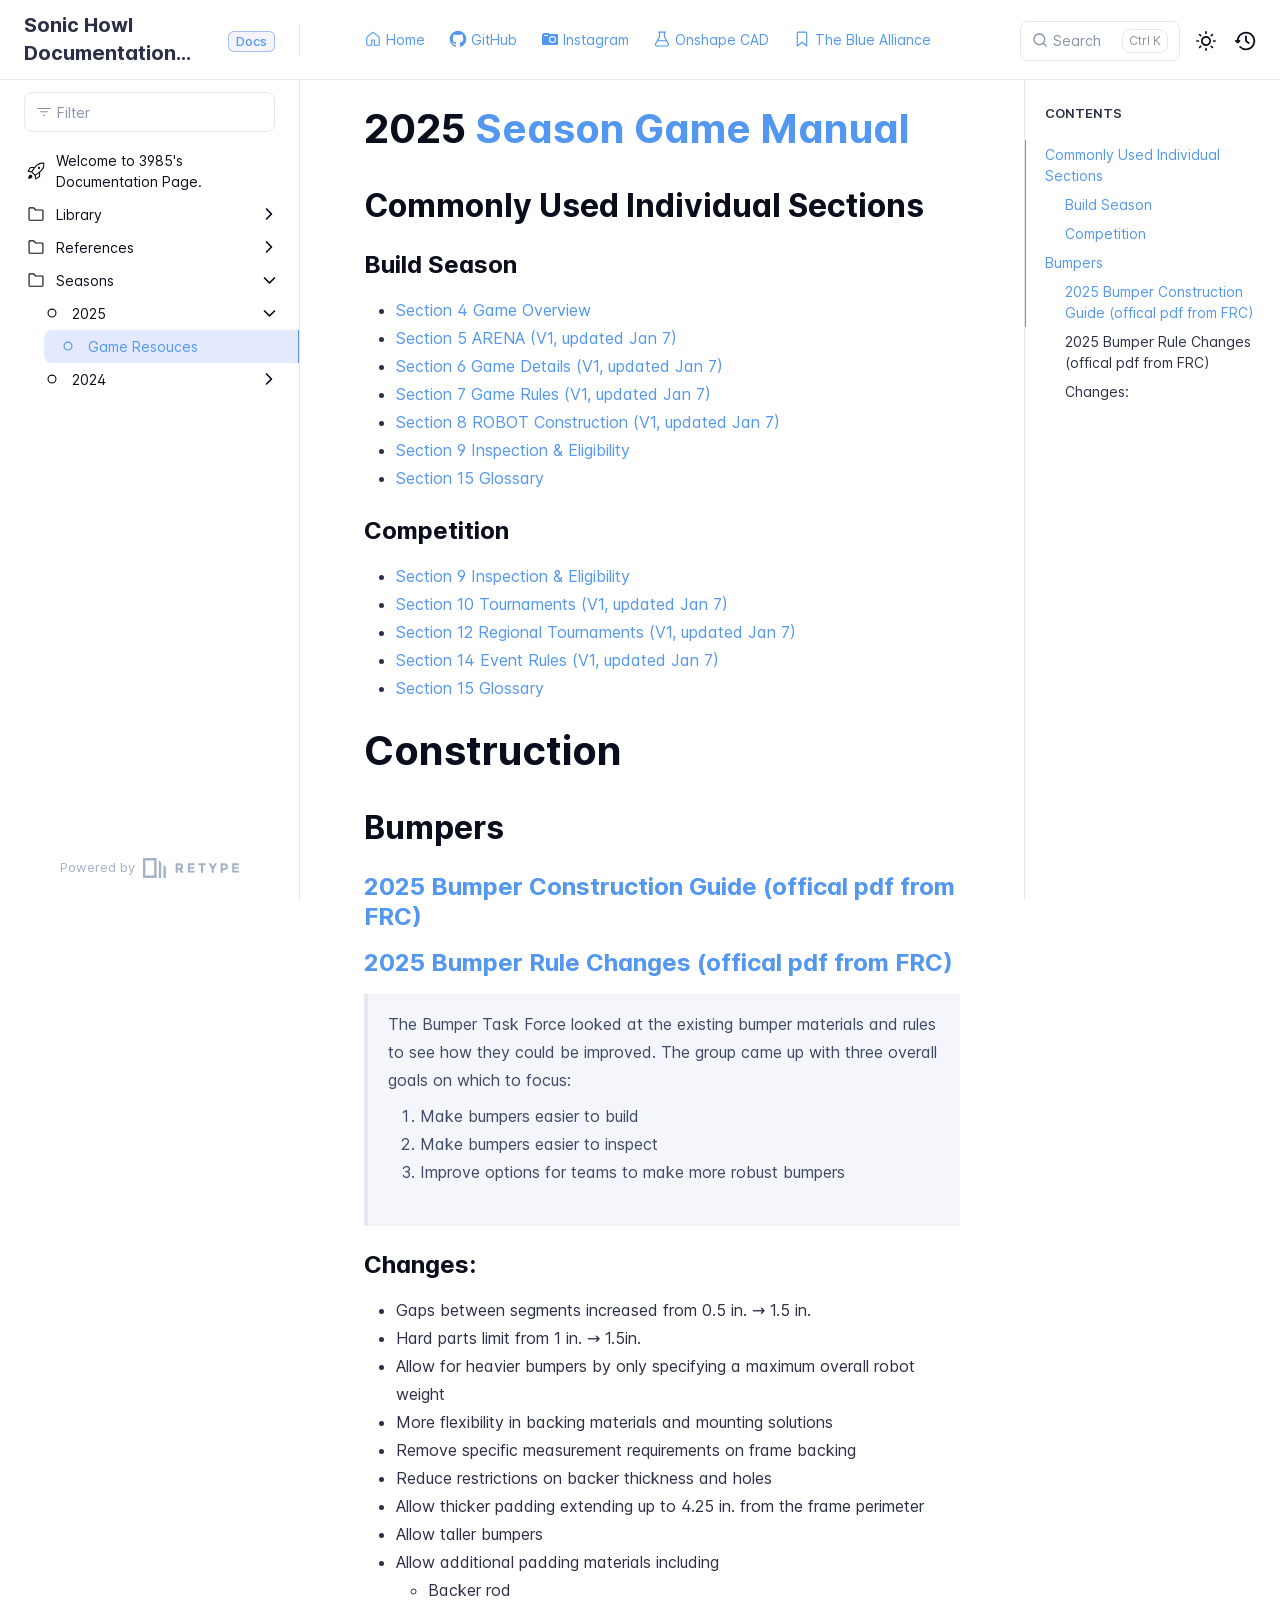
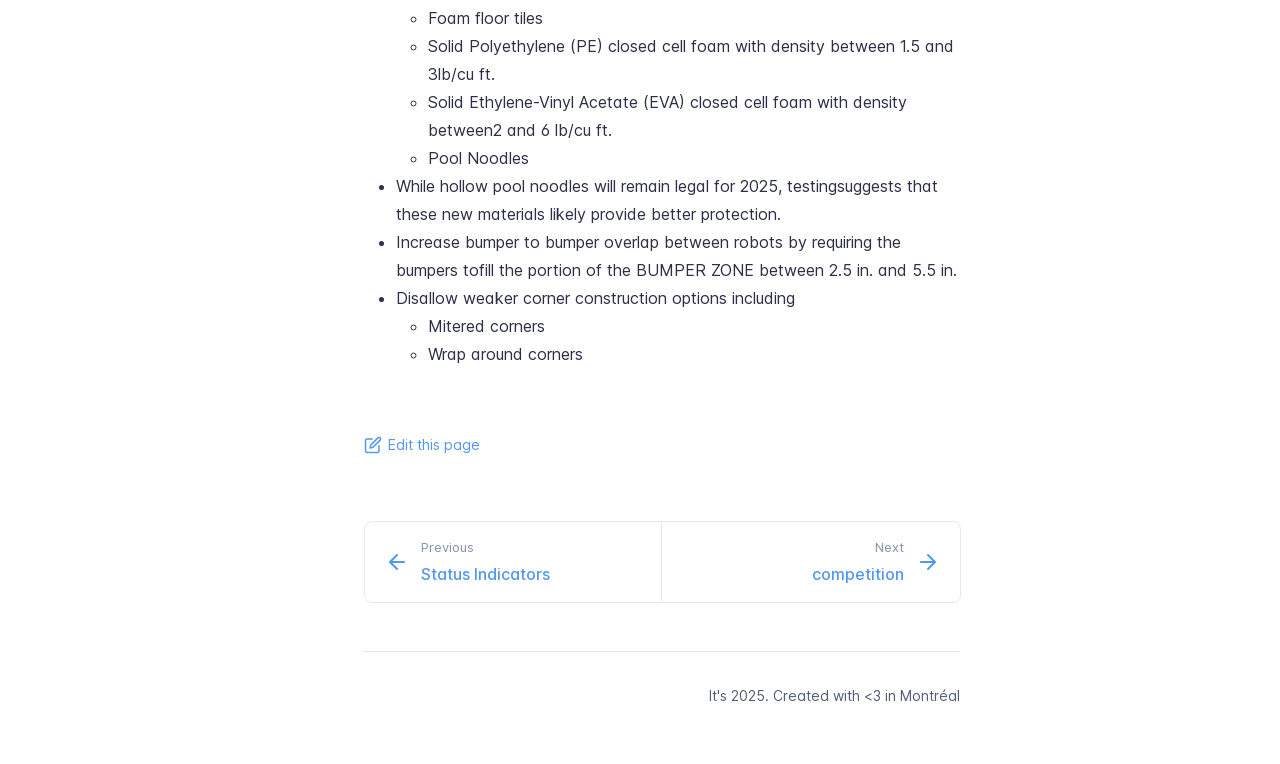
<file: seasons/2025/game-resouces/index.html>
<!DOCTYPE html>
<html lang="en" class="h-full">
<head>
    <meta charset="UTF-8">
    <meta name="viewport" content="width=device-width,initial-scale=1">
    <meta name="turbo-cache-control" content="no-cache" data-turbo-track="reload" data-track-token="3.11.0.813266295390">

    <!-- See retype.com -->
    <meta name="generator" content="Retype 3.11.0">

    <!-- Primary Meta Tags -->
    <title>Game Resouces</title>
    <meta name="title" content="Game Resouces">
    <meta name="description" content="Section 4 Game Overview">

    <!-- Canonical -->
    <link rel="canonical" href="https://docs.frc3985.ca/seasons/2025/game-resouces/">

    <!-- Open Graph / Facebook -->
    <meta property="og:type" content="website">
    <meta property="og:url" content="https://docs.frc3985.ca/seasons/2025/game-resouces/">
    <meta property="og:title" content="Game Resouces">
    <meta property="og:description" content="Section 4 Game Overview">

    <!-- Twitter -->
    <meta property="twitter:card" content="summary_large_image">
    <meta property="twitter:url" content="https://docs.frc3985.ca/seasons/2025/game-resouces/">
    <meta property="twitter:title" content="Game Resouces">
    <meta property="twitter:description" content="Section 4 Game Overview">

    <script data-cfasync="false">(function(){var cl=document.documentElement.classList,ls=localStorage.getItem("retype_scheme"),hd=cl.contains("dark"),hl=cl.contains("light"),wm=window.matchMedia&&window.matchMedia("(prefers-color-scheme: dark)").matches;if(ls==="dark"||(!ls&&wm&&!hd&&!hl)){cl.remove("light");cl.add("dark")}else if(ls==="light"||(!ls&&!wm&&!hd&&!hl)){cl.remove("dark");cl.add("light")}})();</script>

    <link href="../../../static/favicon.ico" rel="icon">
    <link href="../../../resources/css/retype.css?v=3.11.0.813266295390" rel="stylesheet">

    <script data-cfasync="false" src="../../../resources/js/config.js?v=3.11.0.813266295390" data-turbo-eval="false" defer></script>
    <script data-cfasync="false" src="../../../resources/js/retype.js?v=3.11.0" data-turbo-eval="false" defer></script>
    <script id="lunr-js" data-cfasync="false" src="../../../resources/js/lunr.js?v=3.11.0.813266295390" data-turbo-eval="false" defer></script>
</head>
<body>
    <div id="retype-app" class="relative text-base antialiased text-base-text bg-base-bg font-body">
        <div class="absolute bottom-0 left-0" style="top: 5rem; right: 50%"></div>
    
        <header id="retype-header" class="sticky top-0 z-30 flex w-full h-16 bg-header-bg border-b border-header-border md:h-20">
            <div class="container relative flex items-center justify-between pr-6 grow md:justify-start">
                <!-- Mobile menu button skeleton -->
                <button v-cloak class="skeleton retype-mobile-menu-button flex items-center justify-center shrink-0 overflow-hidden dark:text-white focus:outline-none rounded-full w-10 h-10 ml-3.5 md:hidden"><svg xmlns="http://www.w3.org/2000/svg" class="mb-px shrink-0" width="24" height="24" viewBox="0 0 24 24" role="presentation" style="margin-bottom: 0px;"><g fill="currentColor"><path d="M2 4h20v2H2zM2 11h20v2H2zM2 18h20v2H2z"></path></g></svg></button>
                <div v-cloak id="retype-sidebar-left-toggle-button"></div>
        
                <!-- Logo -->
                <div class="flex items-center justify-between h-full py-2 md:w-75">
                    <div class="flex items-center px-2 md:px-6">
                        <a id="retype-branding-logo" href="../../../" class="flex items-center leading-snug text-xl">
                            <span class="dark:text-white font-bold line-clamp-1 md:line-clamp-2">Sonic Howl Documentation Page for First Robotics Competition</span>
                        </a><span id="retype-branding-label" class="inline-flex mt-1 px-2 py-1 ml-4 text-xs font-medium leading-none items-center rounded-md bg-branding-label-bg text-branding-label-text ring-1 ring-branding-label-border ring-inset md:inline-block">Docs</span>
                    </div>
        
                    <span class="hidden h-8 border-r md:inline-block border-base-border"></span>
                </div>
        
                <div class="flex justify-between md:grow">
                    <!-- Top Nav -->
                    <nav id="retype-header-nav" class="hidden md:flex">
                        <ul class="flex flex-col mb-4 md:pl-16 md:mb-0 md:flex-row md:items-center">
                            <li class="mr-6">
                                <a class="py-2 md:mb-0 inline-flex items-center text-sm whitespace-nowrap transition-colors duration-200 ease-linear md:text-header-text font-header-text-weight hover:text-header-text-hover" href="./">
                                    <svg xmlns="http://www.w3.org/2000/svg" class="mb-px mr-1" width="18" height="18" viewBox="0 0 24 24" role="presentation">
                                        <g fill="currentColor">
                                            <path d="M11.03 2.59a1.501 1.501 0 0 1 1.94 0l7.5 6.363a1.5 1.5 0 0 1 .53 1.144V19.5a1.5 1.5 0 0 1-1.5 1.5h-5.75a.75.75 0 0 1-.75-.75V14h-2v6.25a.75.75 0 0 1-.75.75H4.5A1.5 1.5 0 0 1 3 19.5v-9.403c0-.44.194-.859.53-1.144ZM12 3.734l-7.5 6.363V19.5h5v-6.25a.75.75 0 0 1 .75-.75h3.5a.75.75 0 0 1 .75.75v6.25h5v-9.403Z"/>
                                        </g>
                                    </svg>
                                    <span>Home</span>
                                </a>
                            </li>
                            <li class="mr-6">
                                <a class="py-2 md:mb-0 inline-flex items-center text-sm whitespace-nowrap transition-colors duration-200 ease-linear md:text-header-text font-header-text-weight hover:text-header-text-hover" href="https://github.com/sonic-howl" target="_blank">
                                    <svg xmlns="http://www.w3.org/2000/svg" class="mb-px mr-1" width="18" height="18" viewBox="0 0 24 24" role="presentation">
                                        <g fill="currentColor">
                                            <path d="M12 1C5.923 1 1 5.923 1 12c0 4.867 3.149 8.979 7.521 10.436.55.096.756-.233.756-.522 0-.262-.013-1.128-.013-2.049-2.764.509-3.479-.674-3.699-1.292-.124-.317-.66-1.293-1.127-1.554-.385-.207-.936-.715-.014-.729.866-.014 1.485.797 1.691 1.128.99 1.663 2.571 1.196 3.204.907.096-.715.385-1.196.701-1.471-2.448-.275-5.005-1.224-5.005-5.432 0-1.196.426-2.186 1.128-2.956-.111-.275-.496-1.402.11-2.915 0 0 .921-.288 3.024 1.128a10.193 10.193 0 0 1 2.75-.371c.936 0 1.871.123 2.75.371 2.104-1.43 3.025-1.128 3.025-1.128.605 1.513.221 2.64.111 2.915.701.77 1.127 1.747 1.127 2.956 0 4.222-2.571 5.157-5.019 5.432.399.344.743 1.004.743 2.035 0 1.471-.014 2.654-.014 3.025 0 .289.206.632.756.522C19.851 20.979 23 16.854 23 12c0-6.077-4.922-11-11-11Z"/>
                                        </g>
                                    </svg>
                                    <span>GitHub</span>
                                </a>
                            </li>
                            <li class="mr-6">
                                <a class="py-2 md:mb-0 inline-flex items-center text-sm whitespace-nowrap transition-colors duration-200 ease-linear md:text-header-text font-header-text-weight hover:text-header-text-hover" href="https://www.instagram.com/sonichowl_3985/" target="_blank">
                                    <svg xmlns="http://www.w3.org/2000/svg" class="mb-px mr-1" width="18" height="18" viewBox="0 0 24 24" role="presentation">
                                        <g fill="currentColor">
                                            <path d="M21.333 5.333c.734 0 1.334.6 1.334 1.334v12c0 .733-.6 1.333-1.334 1.333H2.667c-.734 0-1.334-.6-1.334-1.333v-12c0-.734.6-1.334 1.334-1.334C2.667 4.6 3.267 4 4 4h5.333c.734 0 1.334.6 1.334 1.333h10.666Zm-6 12A4.655 4.655 0 0 0 20 12.667 4.655 4.655 0 0 0 15.333 8a4.655 4.655 0 0 0-4.666 4.667 4.655 4.655 0 0 0 4.666 4.666Zm3.334-4.666A3.343 3.343 0 0 1 15.333 16 3.352 3.352 0 0 1 12 12.667a3.352 3.352 0 0 1 3.333-3.334 3.352 3.352 0 0 1 3.334 3.334ZM9.333 8V6.667H4V8h5.333Z"/>
                                        </g>
                                    </svg>
                                    <span>Instagram</span>
                                </a>
                            </li>
                            <li class="mr-6">
                                <a class="py-2 md:mb-0 inline-flex items-center text-sm whitespace-nowrap transition-colors duration-200 ease-linear md:text-header-text font-header-text-weight hover:text-header-text-hover" href="https://cad.onshape.com/documents?nodeId=629d4624a8f0a848cc29513c&resourceType=folder" target="_blank">
                                    <svg xmlns="http://www.w3.org/2000/svg" class="mb-px mr-1" width="18" height="18" viewBox="0 0 24 24" role="presentation">
                                        <g fill="currentColor">
                                            <path d="M8 8.807V3.5h-.563a.75.75 0 0 1 0-1.5h9.125a.75.75 0 0 1 0 1.5H16v5.307l5.125 9.301c.964 1.75-.302 3.892-2.299 3.892H5.174c-1.998 0-3.263-2.142-2.3-3.892ZM4.189 18.832a1.123 1.123 0 0 0 .985 1.668h13.652a1.123 1.123 0 0 0 .985-1.668L17.7 15H6.3ZM14.5 3.5h-5V9a.75.75 0 0 1-.093.362L7.127 13.5h9.746l-2.28-4.138A.75.75 0 0 1 14.5 9Z"/>
                                        </g>
                                    </svg>
                                    <span>Onshape CAD</span>
                                </a>
                            </li>
                            <li class="mr-6">
                                <a class="py-2 md:mb-0 inline-flex items-center text-sm whitespace-nowrap transition-colors duration-200 ease-linear md:text-header-text font-header-text-weight hover:text-header-text-hover" href="https://www.thebluealliance.com/team/3985">
                                    <svg xmlns="http://www.w3.org/2000/svg" class="mb-px mr-1" width="18" height="18" viewBox="0 0 24 24" role="presentation">
                                        <g fill="currentColor">
                                            <path d="M5 3.75C5 2.784 5.784 2 6.75 2h10.5c.966 0 1.75.784 1.75 1.75v17.5a.75.75 0 0 1-1.218.586L12 17.21l-5.781 4.625A.75.75 0 0 1 5 21.25Zm1.75-.25a.25.25 0 0 0-.25.25v15.94l5.031-4.026a.749.749 0 0 1 .938 0L17.5 19.69V3.75a.25.25 0 0 0-.25-.25Z"/>
                                        </g>
                                    </svg>
                                    <span>The Blue Alliance</span>
                                </a>
                            </li>
        
                        </ul>
                    </nav>
        
                    <!-- Header Right Skeleton -->
                    <div v-cloak class="flex justify-end grow skeleton">
        
                        <!-- Search input mock -->
                        <div class="relative hidden w-40 lg:block lg:max-w-sm lg:ml-auto">
                            <div class="absolute flex items-center justify-center h-full pl-3 dark:text-dark-300">
                                <svg xmlns="http://www.w3.org/2000/svg" class="icon-base" width="16" height="16" viewBox="0 0 24 24" aria-labelledby="icon" role="presentation" style="margin-bottom: 1px;"><g fill="currentColor" ><path d="M21.71 20.29l-3.68-3.68A8.963 8.963 0 0020 11c0-4.96-4.04-9-9-9s-9 4.04-9 9 4.04 9 9 9c2.12 0 4.07-.74 5.61-1.97l3.68 3.68c.2.19.45.29.71.29s.51-.1.71-.29c.39-.39.39-1.03 0-1.42zM4 11c0-3.86 3.14-7 7-7s7 3.14 7 7c0 1.92-.78 3.66-2.04 4.93-.01.01-.02.01-.02.01-.01.01-.01.01-.01.02A6.98 6.98 0 0111 18c-3.86 0-7-3.14-7-7z" ></path></g></svg>
                            </div>
                            <input class="w-full h-10 placeholder-search-placeholder transition-colors duration-200 ease-in bg-search-bg border border-transparent rounded md:text-sm hover:border-search-border-hover focus:outline-none focus:border-search-border-focus" style="padding: 0.625rem 0.75rem 0.625rem 2rem" type="text" placeholder="Search">
                        </div>
        
                        <!-- Mobile search button -->
                        <div class="flex items-center justify-center w-10 h-10 lg:hidden">
                            <svg xmlns="http://www.w3.org/2000/svg" class="shrink-0 icon-base" width="20" height="20" viewBox="0 0 24 24" aria-labelledby="icon" role="presentation" style="margin-bottom: 0px;"><g fill="currentColor" ><path d="M21.71 20.29l-3.68-3.68A8.963 8.963 0 0020 11c0-4.96-4.04-9-9-9s-9 4.04-9 9 4.04 9 9 9c2.12 0 4.07-.74 5.61-1.97l3.68 3.68c.2.19.45.29.71.29s.51-.1.71-.29c.39-.39.39-1.03 0-1.42zM4 11c0-3.86 3.14-7 7-7s7 3.14 7 7c0 1.92-.78 3.66-2.04 4.93-.01.01-.02.01-.02.01-.01.01-.01.01-.01.02A6.98 6.98 0 0111 18c-3.86 0-7-3.14-7-7z" ></path></g></svg>
                        </div>
        
                        <!-- Dark mode switch placeholder -->
                        <div class="w-10 h-10 lg:ml-2"></div>
        
                        <!-- History button -->
                        <div class="flex items-center justify-center w-10 h-10" style="margin-right: -0.625rem;">
                            <svg xmlns="http://www.w3.org/2000/svg" class="shrink-0 icon-base" width="22" height="22" viewBox="0 0 24 24" aria-labelledby="icon" role="presentation" style="margin-bottom: 0px;"><g fill="currentColor" ><g ><path d="M12.01 6.01c-.55 0-1 .45-1 1V12a1 1 0 00.4.8l3 2.22a.985.985 0 001.39-.2.996.996 0 00-.21-1.4l-2.6-1.92V7.01c.02-.55-.43-1-.98-1z"></path><path d="M12.01 1.91c-5.33 0-9.69 4.16-10.05 9.4l-.29-.26a.997.997 0 10-1.34 1.48l1.97 1.79c.19.17.43.26.67.26s.48-.09.67-.26l1.97-1.79a.997.997 0 10-1.34-1.48l-.31.28c.34-4.14 3.82-7.41 8.05-7.41 4.46 0 8.08 3.63 8.08 8.09s-3.63 8.08-8.08 8.08c-2.18 0-4.22-.85-5.75-2.4a.996.996 0 10-1.42 1.4 10.02 10.02 0 007.17 2.99c5.56 0 10.08-4.52 10.08-10.08.01-5.56-4.52-10.09-10.08-10.09z"></path></g></g></svg>
                        </div>
                    </div>
        
                    <div v-cloak class="flex justify-end grow">
                        <div id="retype-mobile-search-button"></div>
                        <doc-search-desktop></doc-search-desktop>
        
                        <doc-theme-switch class="lg:ml-2"></doc-theme-switch>
                        <doc-history></doc-history>
                    </div>
                </div>
            </div>
        </header>
    
    
        <div id="retype-container" class="container relative flex bg-white">
            <!-- Sidebar Skeleton -->
            <div v-cloak class="fixed flex flex-col shrink-0 duration-300 ease-in-out bg-sidebar-left-bg border-sidebar-left-border sidebar top-20 w-75 border-r h-screen md:sticky transition-transform skeleton">
            
                <div class="flex items-center h-16 px-6">
                    <input class="w-full h-8 px-3 py-2 transition-colors duration-200 ease-linear bg-filter-bg border border-filter-border rounded shadow-none text-sm focus:outline-none focus:border-filter-border-focus" type="text" placeholder="Filter">
                </div>
            
                <div class="pl-6 mt-1 mb-4">
                    <div class="w-32 h-3 mb-4 bg-skeleton-bg rounded-full loading"></div>
                    <div class="w-48 h-3 mb-4 bg-skeleton-bg rounded-full loading"></div>
                    <div class="w-40 h-3 mb-4 bg-skeleton-bg rounded-full loading"></div>
                    <div class="w-32 h-3 mb-4 bg-skeleton-bg rounded-full loading"></div>
                    <div class="w-48 h-3 mb-4 bg-skeleton-bg rounded-full loading"></div>
                    <div class="w-40 h-3 mb-4 bg-skeleton-bg rounded-full loading"></div>
                </div>
            
                <div class="shrink-0 mt-auto bg-transparent dark:border-base-border">
                    <a class="flex items-center justify-center flex-nowrap h-16 text-gray-350 dark:text-dark-400 hover:text-gray-600 dark:hover:text-dark-300 transition-colors duration-150 ease-in docs-powered-by" target="_blank" href="https://retype.com/" rel="noopener">
                        <span class="text-xs whitespace-nowrap">Powered by</span>
                        <svg xmlns="http://www.w3.org/2000/svg" class="ml-2" fill="currentColor" width="96" height="20" overflow="visible"><path d="M0 0v20h13.59V0H0zm11.15 17.54H2.44V2.46h8.71v15.08zM15.8 20h2.44V4.67L15.8 2.22zM20.45 6.89V20h2.44V9.34z"/><g><path d="M40.16 8.44c0 1.49-.59 2.45-1.75 2.88l2.34 3.32h-2.53l-2.04-2.96h-1.43v2.96h-2.06V5.36h3.5c1.43 0 2.46.24 3.07.73s.9 1.27.9 2.35zm-2.48 1.1c.26-.23.38-.59.38-1.09 0-.5-.13-.84-.4-1.03s-.73-.28-1.39-.28h-1.54v2.75h1.5c.72 0 1.2-.12 1.45-.35zM51.56 5.36V7.2h-4.59v1.91h4.13v1.76h-4.13v1.92h4.74v1.83h-6.79V5.36h6.64zM60.09 7.15v7.48h-2.06V7.15h-2.61V5.36h7.28v1.79h-2.61zM70.81 14.64h-2.06v-3.66l-3.19-5.61h2.23l1.99 3.45 1.99-3.45H74l-3.19 5.61v3.66zM83.99 6.19c.65.55.97 1.4.97 2.55s-.33 1.98-1 2.51-1.68.8-3.04.8h-1.23v2.59h-2.06V5.36h3.26c1.42 0 2.45.28 3.1.83zm-1.51 3.65c.25-.28.37-.69.37-1.22s-.16-.92-.48-1.14c-.32-.23-.82-.34-1.5-.34H79.7v3.12h1.38c.68 0 1.15-.14 1.4-.42zM95.85 5.36V7.2h-4.59v1.91h4.13v1.76h-4.13v1.92H96v1.83h-6.79V5.36h6.64z"/></g></svg>
                    </a>
                </div>
            </div>
            
            <!-- Sidebar component -->
            <doc-sidebar v-cloak>
                <template #sidebar-footer>
                    <div class="shrink-0 mt-auto border-t md:bg-transparent md:border-none dark:border-base-border">
            
                        <div class="py-3 px-6 md:hidden border-b dark:border-base-border">
                            <nav>
                                <ul class="flex flex-wrap justify-center items-center">
                                    <li class="mr-6">
                                        <a class="block py-1 inline-flex items-center text-sm whitespace-nowrap transition-colors duration-200 ease-linear md:text-header-text font-header-text-weight hover:text-header-text-hover" href="./">
                                            <svg xmlns="http://www.w3.org/2000/svg" class="mb-px mr-1" width="18" height="18" viewBox="0 0 24 24" role="presentation">
                                                <g fill="currentColor">
                                                    <path d="M11.03 2.59a1.501 1.501 0 0 1 1.94 0l7.5 6.363a1.5 1.5 0 0 1 .53 1.144V19.5a1.5 1.5 0 0 1-1.5 1.5h-5.75a.75.75 0 0 1-.75-.75V14h-2v6.25a.75.75 0 0 1-.75.75H4.5A1.5 1.5 0 0 1 3 19.5v-9.403c0-.44.194-.859.53-1.144ZM12 3.734l-7.5 6.363V19.5h5v-6.25a.75.75 0 0 1 .75-.75h3.5a.75.75 0 0 1 .75.75v6.25h5v-9.403Z"/>
                                                </g>
                                            </svg>
                                            <span>Home</span>
                                        </a>
                                    </li>
                                    <li class="mr-6">
                                        <a class="block py-1 inline-flex items-center text-sm whitespace-nowrap transition-colors duration-200 ease-linear md:text-header-text font-header-text-weight hover:text-header-text-hover" href="https://github.com/sonic-howl" target="_blank">
                                            <svg xmlns="http://www.w3.org/2000/svg" class="mb-px mr-1" width="18" height="18" viewBox="0 0 24 24" role="presentation">
                                                <g fill="currentColor">
                                                    <path d="M12 1C5.923 1 1 5.923 1 12c0 4.867 3.149 8.979 7.521 10.436.55.096.756-.233.756-.522 0-.262-.013-1.128-.013-2.049-2.764.509-3.479-.674-3.699-1.292-.124-.317-.66-1.293-1.127-1.554-.385-.207-.936-.715-.014-.729.866-.014 1.485.797 1.691 1.128.99 1.663 2.571 1.196 3.204.907.096-.715.385-1.196.701-1.471-2.448-.275-5.005-1.224-5.005-5.432 0-1.196.426-2.186 1.128-2.956-.111-.275-.496-1.402.11-2.915 0 0 .921-.288 3.024 1.128a10.193 10.193 0 0 1 2.75-.371c.936 0 1.871.123 2.75.371 2.104-1.43 3.025-1.128 3.025-1.128.605 1.513.221 2.64.111 2.915.701.77 1.127 1.747 1.127 2.956 0 4.222-2.571 5.157-5.019 5.432.399.344.743 1.004.743 2.035 0 1.471-.014 2.654-.014 3.025 0 .289.206.632.756.522C19.851 20.979 23 16.854 23 12c0-6.077-4.922-11-11-11Z"/>
                                                </g>
                                            </svg>
                                            <span>GitHub</span>
                                        </a>
                                    </li>
                                    <li class="mr-6">
                                        <a class="block py-1 inline-flex items-center text-sm whitespace-nowrap transition-colors duration-200 ease-linear md:text-header-text font-header-text-weight hover:text-header-text-hover" href="https://www.instagram.com/sonichowl_3985/" target="_blank">
                                            <svg xmlns="http://www.w3.org/2000/svg" class="mb-px mr-1" width="18" height="18" viewBox="0 0 24 24" role="presentation">
                                                <g fill="currentColor">
                                                    <path d="M21.333 5.333c.734 0 1.334.6 1.334 1.334v12c0 .733-.6 1.333-1.334 1.333H2.667c-.734 0-1.334-.6-1.334-1.333v-12c0-.734.6-1.334 1.334-1.334C2.667 4.6 3.267 4 4 4h5.333c.734 0 1.334.6 1.334 1.333h10.666Zm-6 12A4.655 4.655 0 0 0 20 12.667 4.655 4.655 0 0 0 15.333 8a4.655 4.655 0 0 0-4.666 4.667 4.655 4.655 0 0 0 4.666 4.666Zm3.334-4.666A3.343 3.343 0 0 1 15.333 16 3.352 3.352 0 0 1 12 12.667a3.352 3.352 0 0 1 3.333-3.334 3.352 3.352 0 0 1 3.334 3.334ZM9.333 8V6.667H4V8h5.333Z"/>
                                                </g>
                                            </svg>
                                            <span>Instagram</span>
                                        </a>
                                    </li>
                                    <li class="mr-6">
                                        <a class="block py-1 inline-flex items-center text-sm whitespace-nowrap transition-colors duration-200 ease-linear md:text-header-text font-header-text-weight hover:text-header-text-hover" href="https://cad.onshape.com/documents?nodeId=629d4624a8f0a848cc29513c&resourceType=folder" target="_blank">
                                            <svg xmlns="http://www.w3.org/2000/svg" class="mb-px mr-1" width="18" height="18" viewBox="0 0 24 24" role="presentation">
                                                <g fill="currentColor">
                                                    <path d="M8 8.807V3.5h-.563a.75.75 0 0 1 0-1.5h9.125a.75.75 0 0 1 0 1.5H16v5.307l5.125 9.301c.964 1.75-.302 3.892-2.299 3.892H5.174c-1.998 0-3.263-2.142-2.3-3.892ZM4.189 18.832a1.123 1.123 0 0 0 .985 1.668h13.652a1.123 1.123 0 0 0 .985-1.668L17.7 15H6.3ZM14.5 3.5h-5V9a.75.75 0 0 1-.093.362L7.127 13.5h9.746l-2.28-4.138A.75.75 0 0 1 14.5 9Z"/>
                                                </g>
                                            </svg>
                                            <span>Onshape CAD</span>
                                        </a>
                                    </li>
                                    <li class="mr-6">
                                        <a class="block py-1 inline-flex items-center text-sm whitespace-nowrap transition-colors duration-200 ease-linear md:text-header-text font-header-text-weight hover:text-header-text-hover" href="https://www.thebluealliance.com/team/3985">
                                            <svg xmlns="http://www.w3.org/2000/svg" class="mb-px mr-1" width="18" height="18" viewBox="0 0 24 24" role="presentation">
                                                <g fill="currentColor">
                                                    <path d="M5 3.75C5 2.784 5.784 2 6.75 2h10.5c.966 0 1.75.784 1.75 1.75v17.5a.75.75 0 0 1-1.218.586L12 17.21l-5.781 4.625A.75.75 0 0 1 5 21.25Zm1.75-.25a.25.25 0 0 0-.25.25v15.94l5.031-4.026a.749.749 0 0 1 .938 0L17.5 19.69V3.75a.25.25 0 0 0-.25-.25Z"/>
                                                </g>
                                            </svg>
                                            <span>The Blue Alliance</span>
                                        </a>
                                    </li>
            
                                </ul>
                            </nav>
                        </div>
            
                        <a class="flex items-center justify-center flex-nowrap h-16 text-gray-350 dark:text-dark-400 hover:text-gray-600 dark:hover:text-dark-300 transition-colors duration-150 ease-in docs-powered-by" target="_blank" href="https://retype.com/" rel="noopener">
                            <span class="text-xs whitespace-nowrap">Powered by</span>
                            <svg xmlns="http://www.w3.org/2000/svg" class="ml-2" fill="currentColor" width="96" height="20" overflow="visible"><path d="M0 0v20h13.59V0H0zm11.15 17.54H2.44V2.46h8.71v15.08zM15.8 20h2.44V4.67L15.8 2.22zM20.45 6.89V20h2.44V9.34z"/><g><path d="M40.16 8.44c0 1.49-.59 2.45-1.75 2.88l2.34 3.32h-2.53l-2.04-2.96h-1.43v2.96h-2.06V5.36h3.5c1.43 0 2.46.24 3.07.73s.9 1.27.9 2.35zm-2.48 1.1c.26-.23.38-.59.38-1.09 0-.5-.13-.84-.4-1.03s-.73-.28-1.39-.28h-1.54v2.75h1.5c.72 0 1.2-.12 1.45-.35zM51.56 5.36V7.2h-4.59v1.91h4.13v1.76h-4.13v1.92h4.74v1.83h-6.79V5.36h6.64zM60.09 7.15v7.48h-2.06V7.15h-2.61V5.36h7.28v1.79h-2.61zM70.81 14.64h-2.06v-3.66l-3.19-5.61h2.23l1.99 3.45 1.99-3.45H74l-3.19 5.61v3.66zM83.99 6.19c.65.55.97 1.4.97 2.55s-.33 1.98-1 2.51-1.68.8-3.04.8h-1.23v2.59h-2.06V5.36h3.26c1.42 0 2.45.28 3.1.83zm-1.51 3.65c.25-.28.37-.69.37-1.22s-.16-.92-.48-1.14c-.32-.23-.82-.34-1.5-.34H79.7v3.12h1.38c.68 0 1.15-.14 1.4-.42zM95.85 5.36V7.2h-4.59v1.91h4.13v1.76h-4.13v1.92H96v1.83h-6.79V5.36h6.64z"/></g></svg>
                        </a>
                    </div>
                </template>
            </doc-sidebar>
    
            <div class="grow min-w-0 bg-body-bg">
                <!-- Render "toolbar" template here on api pages --><!-- Render page content -->
                <div class="flex">
                    <div id="retype-main" class="min-w-0 p-4 grow md:px-16">
                        <main class="relative pb-12 lg:pt-2">
                            <div class="retype-markdown" id="retype-content">
                                <!-- Rendered if sidebar right is enabled -->
                                <div id="retype-sidebar-right-toggle"></div>
                                <!-- Page content  -->
<doc-anchor-target id="2025-season-game-manual" class="break-words">
    <h1>
        <doc-anchor-trigger class="header-anchor-trigger" to="#2025-season-game-manual">#</doc-anchor-trigger>
        <span>2025 <a href="https://firstfrc.blob.core.windows.net/frc2025/Manual/2025GameManual.pdf">Season Game Manual</a></span>
    </h1>
</doc-anchor-target>
<doc-anchor-target id="commonly-used-individual-sections">
    <h2>
        <doc-anchor-trigger class="header-anchor-trigger" to="#commonly-used-individual-sections">#</doc-anchor-trigger>
        <span>Commonly Used Individual Sections</span>
    </h2>
</doc-anchor-target>
<doc-anchor-target id="build-season">
    <h3>
        <doc-anchor-trigger class="header-anchor-trigger" to="#build-season">#</doc-anchor-trigger>
        <span>Build Season</span>
    </h3>
</doc-anchor-target>
<ul>
<li><a href="https://firstfrc.blob.core.windows.net/frc2025/Manual/Sections/2025GameManual-04GameOverview.pdf">Section 4 Game Overview</a></li>
<li><a href="https://firstfrc.blob.core.windows.net/frc2025/Manual/Sections/2025GameManual-05ARENA.pdf">Section 5 ARENA (V1, updated Jan 7)</a></li>
<li><a href="https://firstfrc.blob.core.windows.net/frc2025/Manual/Sections/2025GameManual-06GameDetails.pdf">Section 6 Game Details (V1, updated Jan 7)</a></li>
<li><a href="https://firstfrc.blob.core.windows.net/frc2025/Manual/Sections/2025GameManual-07GameRules.pdf">Section 7 Game Rules (V1, updated Jan 7)</a></li>
<li><a href="https://firstfrc.blob.core.windows.net/frc2025/Manual/Sections/2025GameManual-08ROBOTConstruction.pdf">Section 8 ROBOT Construction (V1, updated Jan 7)</a></li>
<li><a href="https://firstfrc.blob.core.windows.net/frc2025/Manual/Sections/2025GameManual-09InspectionEligibility.pdf">Section 9 Inspection &amp; Eligibility</a></li>
<li><a href="https://firstfrc.blob.core.windows.net/frc2025/Manual/Sections/2025GameManual-15Glossary.pdf">Section 15 Glossary</a></li>
</ul>
<doc-anchor-target id="competition">
    <h3>
        <doc-anchor-trigger class="header-anchor-trigger" to="#competition">#</doc-anchor-trigger>
        <span>Competition</span>
    </h3>
</doc-anchor-target>
<ul>
<li><a href="https://firstfrc.blob.core.windows.net/frc2025/Manual/Sections/2025GameManual-09InspectionEligibility.pdf">Section 9 Inspection &amp; Eligibility</a></li>
<li><a href="https://firstfrc.blob.core.windows.net/frc2025/Manual/Sections/2025GameManual-10Tournaments.pdf">Section 10 Tournaments (V1, updated Jan 7)</a></li>
<li><a href="https://firstfrc.blob.core.windows.net/frc2025/Manual/Sections/2025GameManual-12RegionalTournaments.pdf">Section 12 Regional Tournaments (V1, updated Jan 7)</a></li>
<li><a href="https://firstfrc.blob.core.windows.net/frc2025/Manual/Sections/2025GameManual-14EventRules.pdf">Section 14 Event Rules (V1, updated Jan 7)</a></li>
<li><a href="https://firstfrc.blob.core.windows.net/frc2025/Manual/Sections/2025GameManual-15Glossary.pdf">Section 15 Glossary</a></li>
</ul>
<doc-anchor-target id="construction">
    <h1>
        <doc-anchor-trigger class="header-anchor-trigger" to="#construction">#</doc-anchor-trigger>
        <span>Construction</span>
    </h1>
</doc-anchor-target>
<doc-anchor-target id="bumpers">
    <h2>
        <doc-anchor-trigger class="header-anchor-trigger" to="#bumpers">#</doc-anchor-trigger>
        <span>Bumpers</span>
    </h2>
</doc-anchor-target>
<doc-anchor-target id="2025-bumper-construction-guide-offical-pdf-from-frc">
    <h3>
        <doc-anchor-trigger class="header-anchor-trigger" to="#2025-bumper-construction-guide-offical-pdf-from-frc">#</doc-anchor-trigger>
        <span><a href="https://www.firstinspires.org/sites/default/files/uploads/resource_library/frc/technical-resources/frc_bumperguide.pdf">2025 Bumper Construction Guide (offical pdf from FRC)</a></span>
    </h3>
</doc-anchor-target>
<doc-anchor-target id="2025-bumper-rule-changes-offical-pdf-from-frc">
    <h3>
        <doc-anchor-trigger class="header-anchor-trigger" to="#2025-bumper-rule-changes-offical-pdf-from-frc">#</doc-anchor-trigger>
        <span><a href="https://www.firstinspires.org/sites/default/files/uploads/resource_library/frc/game-and-season-info/2025-Bumper-Rule-Changes.pdf">2025 Bumper Rule Changes (offical pdf from FRC)</a></span>
    </h3>
</doc-anchor-target>
<blockquote>
<p>The Bumper Task Force looked at the existing bumper materials and rules to see how
they could be improved. The group came up with three overall goals on which to focus:</p>
<ol>
<li>Make bumpers easier to build</li>
<li>Make bumpers easier to inspect</li>
<li>Improve options for teams to make more robust bumpers</li>
</ol>
</blockquote>
<doc-anchor-target id="changes">
    <h3>
        <doc-anchor-trigger class="header-anchor-trigger" to="#changes">#</doc-anchor-trigger>
        <span>Changes:</span>
    </h3>
</doc-anchor-target>
<ul>
<li>Gaps between segments increased from 0.5 in. → 1.5 in.</li>
<li>Hard parts limit from 1 in. → 1.5in.</li>
<li>Allow for heavier bumpers by only specifying a maximum overall robot weight</li>
<li>More flexibility in backing materials and mounting solutions</li>
<li>Remove specific measurement requirements on frame backing</li>
<li>Reduce restrictions on backer thickness and holes</li>
<li>Allow thicker padding extending up to 4.25 in. from the frame perimeter</li>
<li>Allow taller bumpers</li>
<li>Allow additional padding materials including
<ul>
<li>Backer rod</li>
<li>Foam floor tiles</li>
<li>Solid Polyethylene (PE) closed cell foam with density between 1.5 and 3lb/cu ft.</li>
<li>Solid Ethylene-Vinyl Acetate (EVA) closed cell foam with density between2 and 6 lb/cu ft.</li>
<li>Pool Noodles</li>
</ul>
</li>
<li>While hollow pool noodles will remain legal for 2025, testingsuggests that these new materials likely provide better protection.</li>
<li>Increase bumper to bumper overlap between robots by requiring the bumpers tofill the portion of the BUMPER ZONE between 2.5 in. and 5.5 in.</li>
<li>Disallow weaker corner construction options including
<ul>
<li>Mitered corners</li>
<li>Wrap around corners</li>
</ul>
</li>
</ul>

                                
                                <!-- Required only on API pages -->
                                <doc-toolbar-member-filter-no-results></doc-toolbar-member-filter-no-results>
                            </div>
                            <footer id="retype-content-footer" class="clear-both">
                                <div class="flex flex-wrap items-center justify-between mt-14">
                                    <a id="retype-edit-this-page" class="my-2.5 inline-flex items-center text-sm whitespace-nowrap text-body-link font-body-link-weight hover:text-body-link-hover hover:underline" href="https://github.com/sonic-howl/frc3985.ca/edit/main/seasons/2025/game-resouces.md" target="_blank" rel="noopener">
                                        <svg class="mr-1.5" xmlns="http://www.w3.org/2000/svg" width="18" height="18" viewBox="0 0 24 24" fill="currentColor" overflow="visible"><path d="M20 12c-.55 0-1 .45-1 1v7c0 .55-.45 1-1 1H4c-.55 0-1-.45-1-1V6c0-.55.45-1 1-1h7c.55 0 1-.45 1-1s-.45-1-1-1H4C2.35 3 1 4.35 1 6v14c0 1.65 1.35 3 3 3h14c1.65 0 3-1.35 3-3v-7c0-.55-.45-1-1-1z" /><path d="M22.21 1.79c-1.18-1.18-3.24-1.18-4.41 0l-9.5 9.5c-.13.13-.22.29-.26.46l-1 4c-.08.34.01.7.26.95.18.2.44.3.7.3.08 0 .16-.01.24-.03l4-1c.18-.04.34-.13.46-.26l9.5-9.5c1.22-1.22 1.22-3.2.01-4.42zm-1.42 3l-9.3 9.3-2.11.53.53-2.11 9.3-9.3c.42-.42 1.16-.42 1.59 0 .43.43.43 1.15-.01 1.58z" /><path fill="none" d="M0 0h24v24H0z" /></svg>
                                        <span>Edit this page</span>
                                    </a>
                                </div>
                            
                                <nav id="retype-nextprev" class="print:hidden flex mt-14">
                                    <div class="w-1/2">
                                        <a class="px-5 py-4 h-full flex items-center break-normal font-medium text-body-link border border-base-border hover:border-base-border-hover rounded-l-lg transition-colors duration-150 relative hover:z-5" href="../../../references/status-indicators/">
                                            <svg xmlns="http://www.w3.org/2000/svg" class="mr-3" width="24" height="24" viewBox="0 0 24 24" fill="currentColor" overflow="visible"><path d="M19 11H7.41l5.29-5.29a.996.996 0 10-1.41-1.41l-7 7a1 1 0 000 1.42l7 7a1.024 1.024 0 001.42-.01.996.996 0 000-1.41L7.41 13H19c.55 0 1-.45 1-1s-.45-1-1-1z" /><path fill="none" d="M0 0h24v24H0z" /></svg>
                                            <span>
                                                <span class="block text-xs font-normal text-base-text-muted">Previous</span>
                                                <span class="block mt-1">Status Indicators</span>
                                            </span>
                                        </a>
                                    </div>
                            
                                    <div class="w-1/2">
                                        <a class="px-5 py-4 -mx-px h-full flex items-center justify-end break-normal font-medium text-body-link border border-base-border hover:border-base-border-hover rounded-r-lg transition-colors duration-150 relative hover:z-5" href="../../../seasons/2024/competition/">
                                            <span>
                                                <span class="block text-xs font-normal text-right text-base-text-muted">Next</span>
                                                <span class="block mt-1">competition</span>
                                            </span>
                                            <svg xmlns="http://www.w3.org/2000/svg" class="ml-3" width="24" height="24" viewBox="0 0 24 24" fill="currentColor" overflow="visible"><path d="M19.92 12.38a1 1 0 00-.22-1.09l-7-7a.996.996 0 10-1.41 1.41l5.3 5.3H5c-.55 0-1 .45-1 1s.45 1 1 1h11.59l-5.29 5.29a.996.996 0 000 1.41c.19.2.44.3.7.3s.51-.1.71-.29l7-7c.09-.09.16-.21.21-.33z" /><path fill="none" d="M0 0h24v24H0z" /></svg>
                                        </a>
                                    </div>
                                </nav>
                            </footer>
                        </main>
                
                        <div id="retype-page-footer" class="print:border-none border-t border-base-border pt-6 mb-8">
                            <footer class="flex flex-wrap items-center justify-between print:justify-center">
                                <div id="retype-footer-links" class="print:hidden">
                                    <ul class="flex flex-wrap items-center text-sm">
                                    </ul>
                                </div>
                                <div id="retype-copyright" class="print:justify-center py-2 text-footer-text font-footer-link-weight text-sm leading-relaxed"><p>It&#x27;s 2025. Created with &lt;3 in Montréal</p></div>
                            </footer>
                        </div>
                    </div>
                
                    <!-- Rendered if sidebar right is enabled -->
                    <!-- Sidebar right skeleton-->
                    <div v-cloak class="fixed top-0 bottom-0 right-0 translate-x-full bg-sidebar-right-bg border-sidebar-right-border lg:sticky lg:border-l lg:shrink-0 lg:pt-6 lg:transform-none sm:w-1/2 lg:w-64 lg:z-0 md:w-104 sidebar-right skeleton">
                        <div class="pl-5">
                            <div class="w-32 h-3 mb-4 bg-skeleton-bg rounded-full loading"></div>
                            <div class="w-48 h-3 mb-4 bg-skeleton-bg rounded-full loading"></div>
                            <div class="w-40 h-3 mb-4 bg-skeleton-bg rounded-full loading"></div>
                        </div>
                    </div>
                
                    <!-- User should be able to hide sidebar right -->
                    <doc-sidebar-right v-cloak></doc-sidebar-right>
                </div>

            </div>
        </div>
    
        <doc-search-mobile></doc-search-mobile>
        <doc-back-to-top></doc-back-to-top>
    </div>


    <div id="retype-overlay-target"></div>

    <script data-cfasync="false">window.__DOCS__ = { "title": "Game Resouces", level: 3, icon: "file", hasPrism: false, hasMermaid: false, hasMath: false, tocDepth: 23 }</script>
</body>
</html>
</file>
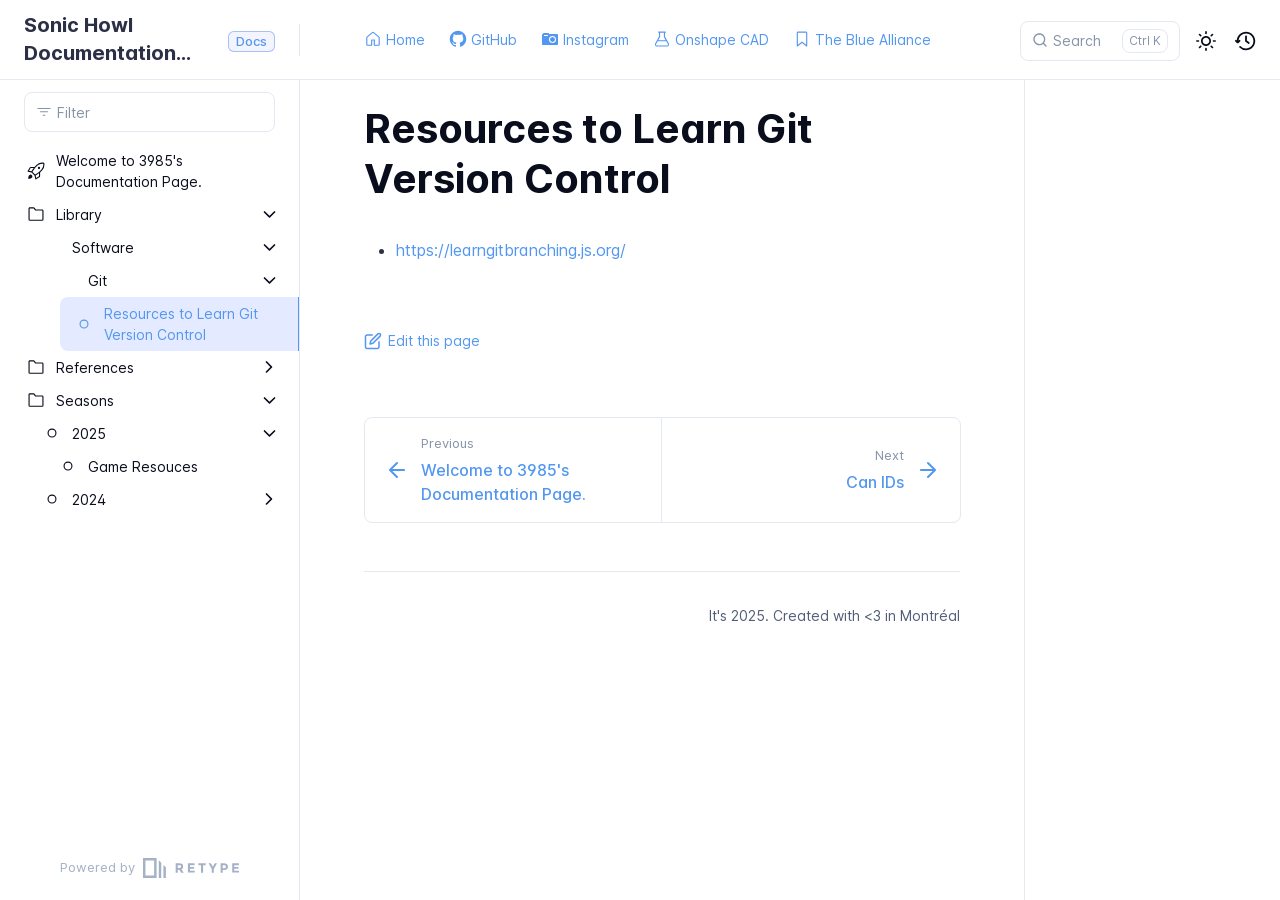
<file: library/software/git/learning_git/index.html>
<!DOCTYPE html>
<html lang="en" class="h-full">
<head>
    <meta charset="UTF-8">
    <meta name="viewport" content="width=device-width,initial-scale=1">
    <meta name="turbo-cache-control" content="no-cache" data-turbo-track="reload" data-track-token="3.11.0.813266295390">

    <!-- See retype.com -->
    <meta name="generator" content="Retype 3.11.0">

    <!-- Primary Meta Tags -->
    <title>Resources to Learn Git Version Control</title>
    <meta name="title" content="Resources to Learn Git Version Control">
    <meta name="description" content="https://learngitbranching.js.org/">

    <!-- Canonical -->
    <link rel="canonical" href="https://docs.frc3985.ca/library/software/git/learning_git/">

    <!-- Open Graph / Facebook -->
    <meta property="og:type" content="website">
    <meta property="og:url" content="https://docs.frc3985.ca/library/software/git/learning_git/">
    <meta property="og:title" content="Resources to Learn Git Version Control">
    <meta property="og:description" content="https://learngitbranching.js.org/">

    <!-- Twitter -->
    <meta property="twitter:card" content="summary_large_image">
    <meta property="twitter:url" content="https://docs.frc3985.ca/library/software/git/learning_git/">
    <meta property="twitter:title" content="Resources to Learn Git Version Control">
    <meta property="twitter:description" content="https://learngitbranching.js.org/">

    <script data-cfasync="false">(function(){var cl=document.documentElement.classList,ls=localStorage.getItem("retype_scheme"),hd=cl.contains("dark"),hl=cl.contains("light"),wm=window.matchMedia&&window.matchMedia("(prefers-color-scheme: dark)").matches;if(ls==="dark"||(!ls&&wm&&!hd&&!hl)){cl.remove("light");cl.add("dark")}else if(ls==="light"||(!ls&&!wm&&!hd&&!hl)){cl.remove("dark");cl.add("light")}})();</script>

    <link href="../../../../static/favicon.ico" rel="icon">
    <link href="../../../../resources/css/retype.css?v=3.11.0.813266295390" rel="stylesheet">

    <script data-cfasync="false" src="../../../../resources/js/config.js?v=3.11.0.813266295390" data-turbo-eval="false" defer></script>
    <script data-cfasync="false" src="../../../../resources/js/retype.js?v=3.11.0" data-turbo-eval="false" defer></script>
    <script id="lunr-js" data-cfasync="false" src="../../../../resources/js/lunr.js?v=3.11.0.813266295390" data-turbo-eval="false" defer></script>
</head>
<body>
    <div id="retype-app" class="relative text-base antialiased text-base-text bg-base-bg font-body">
        <div class="absolute bottom-0 left-0" style="top: 5rem; right: 50%"></div>
    
        <header id="retype-header" class="sticky top-0 z-30 flex w-full h-16 bg-header-bg border-b border-header-border md:h-20">
            <div class="container relative flex items-center justify-between pr-6 grow md:justify-start">
                <!-- Mobile menu button skeleton -->
                <button v-cloak class="skeleton retype-mobile-menu-button flex items-center justify-center shrink-0 overflow-hidden dark:text-white focus:outline-none rounded-full w-10 h-10 ml-3.5 md:hidden"><svg xmlns="http://www.w3.org/2000/svg" class="mb-px shrink-0" width="24" height="24" viewBox="0 0 24 24" role="presentation" style="margin-bottom: 0px;"><g fill="currentColor"><path d="M2 4h20v2H2zM2 11h20v2H2zM2 18h20v2H2z"></path></g></svg></button>
                <div v-cloak id="retype-sidebar-left-toggle-button"></div>
        
                <!-- Logo -->
                <div class="flex items-center justify-between h-full py-2 md:w-75">
                    <div class="flex items-center px-2 md:px-6">
                        <a id="retype-branding-logo" href="../../../../" class="flex items-center leading-snug text-xl">
                            <span class="dark:text-white font-bold line-clamp-1 md:line-clamp-2">Sonic Howl Documentation Page for First Robotics Competition</span>
                        </a><span id="retype-branding-label" class="inline-flex mt-1 px-2 py-1 ml-4 text-xs font-medium leading-none items-center rounded-md bg-branding-label-bg text-branding-label-text ring-1 ring-branding-label-border ring-inset md:inline-block">Docs</span>
                    </div>
        
                    <span class="hidden h-8 border-r md:inline-block border-base-border"></span>
                </div>
        
                <div class="flex justify-between md:grow">
                    <!-- Top Nav -->
                    <nav id="retype-header-nav" class="hidden md:flex">
                        <ul class="flex flex-col mb-4 md:pl-16 md:mb-0 md:flex-row md:items-center">
                            <li class="mr-6">
                                <a class="py-2 md:mb-0 inline-flex items-center text-sm whitespace-nowrap transition-colors duration-200 ease-linear md:text-header-text font-header-text-weight hover:text-header-text-hover" href="./">
                                    <svg xmlns="http://www.w3.org/2000/svg" class="mb-px mr-1" width="18" height="18" viewBox="0 0 24 24" role="presentation">
                                        <g fill="currentColor">
                                            <path d="M11.03 2.59a1.501 1.501 0 0 1 1.94 0l7.5 6.363a1.5 1.5 0 0 1 .53 1.144V19.5a1.5 1.5 0 0 1-1.5 1.5h-5.75a.75.75 0 0 1-.75-.75V14h-2v6.25a.75.75 0 0 1-.75.75H4.5A1.5 1.5 0 0 1 3 19.5v-9.403c0-.44.194-.859.53-1.144ZM12 3.734l-7.5 6.363V19.5h5v-6.25a.75.75 0 0 1 .75-.75h3.5a.75.75 0 0 1 .75.75v6.25h5v-9.403Z"/>
                                        </g>
                                    </svg>
                                    <span>Home</span>
                                </a>
                            </li>
                            <li class="mr-6">
                                <a class="py-2 md:mb-0 inline-flex items-center text-sm whitespace-nowrap transition-colors duration-200 ease-linear md:text-header-text font-header-text-weight hover:text-header-text-hover" href="https://github.com/sonic-howl" target="_blank">
                                    <svg xmlns="http://www.w3.org/2000/svg" class="mb-px mr-1" width="18" height="18" viewBox="0 0 24 24" role="presentation">
                                        <g fill="currentColor">
                                            <path d="M12 1C5.923 1 1 5.923 1 12c0 4.867 3.149 8.979 7.521 10.436.55.096.756-.233.756-.522 0-.262-.013-1.128-.013-2.049-2.764.509-3.479-.674-3.699-1.292-.124-.317-.66-1.293-1.127-1.554-.385-.207-.936-.715-.014-.729.866-.014 1.485.797 1.691 1.128.99 1.663 2.571 1.196 3.204.907.096-.715.385-1.196.701-1.471-2.448-.275-5.005-1.224-5.005-5.432 0-1.196.426-2.186 1.128-2.956-.111-.275-.496-1.402.11-2.915 0 0 .921-.288 3.024 1.128a10.193 10.193 0 0 1 2.75-.371c.936 0 1.871.123 2.75.371 2.104-1.43 3.025-1.128 3.025-1.128.605 1.513.221 2.64.111 2.915.701.77 1.127 1.747 1.127 2.956 0 4.222-2.571 5.157-5.019 5.432.399.344.743 1.004.743 2.035 0 1.471-.014 2.654-.014 3.025 0 .289.206.632.756.522C19.851 20.979 23 16.854 23 12c0-6.077-4.922-11-11-11Z"/>
                                        </g>
                                    </svg>
                                    <span>GitHub</span>
                                </a>
                            </li>
                            <li class="mr-6">
                                <a class="py-2 md:mb-0 inline-flex items-center text-sm whitespace-nowrap transition-colors duration-200 ease-linear md:text-header-text font-header-text-weight hover:text-header-text-hover" href="https://www.instagram.com/sonichowl_3985/" target="_blank">
                                    <svg xmlns="http://www.w3.org/2000/svg" class="mb-px mr-1" width="18" height="18" viewBox="0 0 24 24" role="presentation">
                                        <g fill="currentColor">
                                            <path d="M21.333 5.333c.734 0 1.334.6 1.334 1.334v12c0 .733-.6 1.333-1.334 1.333H2.667c-.734 0-1.334-.6-1.334-1.333v-12c0-.734.6-1.334 1.334-1.334C2.667 4.6 3.267 4 4 4h5.333c.734 0 1.334.6 1.334 1.333h10.666Zm-6 12A4.655 4.655 0 0 0 20 12.667 4.655 4.655 0 0 0 15.333 8a4.655 4.655 0 0 0-4.666 4.667 4.655 4.655 0 0 0 4.666 4.666Zm3.334-4.666A3.343 3.343 0 0 1 15.333 16 3.352 3.352 0 0 1 12 12.667a3.352 3.352 0 0 1 3.333-3.334 3.352 3.352 0 0 1 3.334 3.334ZM9.333 8V6.667H4V8h5.333Z"/>
                                        </g>
                                    </svg>
                                    <span>Instagram</span>
                                </a>
                            </li>
                            <li class="mr-6">
                                <a class="py-2 md:mb-0 inline-flex items-center text-sm whitespace-nowrap transition-colors duration-200 ease-linear md:text-header-text font-header-text-weight hover:text-header-text-hover" href="https://cad.onshape.com/documents?nodeId=629d4624a8f0a848cc29513c&resourceType=folder" target="_blank">
                                    <svg xmlns="http://www.w3.org/2000/svg" class="mb-px mr-1" width="18" height="18" viewBox="0 0 24 24" role="presentation">
                                        <g fill="currentColor">
                                            <path d="M8 8.807V3.5h-.563a.75.75 0 0 1 0-1.5h9.125a.75.75 0 0 1 0 1.5H16v5.307l5.125 9.301c.964 1.75-.302 3.892-2.299 3.892H5.174c-1.998 0-3.263-2.142-2.3-3.892ZM4.189 18.832a1.123 1.123 0 0 0 .985 1.668h13.652a1.123 1.123 0 0 0 .985-1.668L17.7 15H6.3ZM14.5 3.5h-5V9a.75.75 0 0 1-.093.362L7.127 13.5h9.746l-2.28-4.138A.75.75 0 0 1 14.5 9Z"/>
                                        </g>
                                    </svg>
                                    <span>Onshape CAD</span>
                                </a>
                            </li>
                            <li class="mr-6">
                                <a class="py-2 md:mb-0 inline-flex items-center text-sm whitespace-nowrap transition-colors duration-200 ease-linear md:text-header-text font-header-text-weight hover:text-header-text-hover" href="https://www.thebluealliance.com/team/3985">
                                    <svg xmlns="http://www.w3.org/2000/svg" class="mb-px mr-1" width="18" height="18" viewBox="0 0 24 24" role="presentation">
                                        <g fill="currentColor">
                                            <path d="M5 3.75C5 2.784 5.784 2 6.75 2h10.5c.966 0 1.75.784 1.75 1.75v17.5a.75.75 0 0 1-1.218.586L12 17.21l-5.781 4.625A.75.75 0 0 1 5 21.25Zm1.75-.25a.25.25 0 0 0-.25.25v15.94l5.031-4.026a.749.749 0 0 1 .938 0L17.5 19.69V3.75a.25.25 0 0 0-.25-.25Z"/>
                                        </g>
                                    </svg>
                                    <span>The Blue Alliance</span>
                                </a>
                            </li>
        
                        </ul>
                    </nav>
        
                    <!-- Header Right Skeleton -->
                    <div v-cloak class="flex justify-end grow skeleton">
        
                        <!-- Search input mock -->
                        <div class="relative hidden w-40 lg:block lg:max-w-sm lg:ml-auto">
                            <div class="absolute flex items-center justify-center h-full pl-3 dark:text-dark-300">
                                <svg xmlns="http://www.w3.org/2000/svg" class="icon-base" width="16" height="16" viewBox="0 0 24 24" aria-labelledby="icon" role="presentation" style="margin-bottom: 1px;"><g fill="currentColor" ><path d="M21.71 20.29l-3.68-3.68A8.963 8.963 0 0020 11c0-4.96-4.04-9-9-9s-9 4.04-9 9 4.04 9 9 9c2.12 0 4.07-.74 5.61-1.97l3.68 3.68c.2.19.45.29.71.29s.51-.1.71-.29c.39-.39.39-1.03 0-1.42zM4 11c0-3.86 3.14-7 7-7s7 3.14 7 7c0 1.92-.78 3.66-2.04 4.93-.01.01-.02.01-.02.01-.01.01-.01.01-.01.02A6.98 6.98 0 0111 18c-3.86 0-7-3.14-7-7z" ></path></g></svg>
                            </div>
                            <input class="w-full h-10 placeholder-search-placeholder transition-colors duration-200 ease-in bg-search-bg border border-transparent rounded md:text-sm hover:border-search-border-hover focus:outline-none focus:border-search-border-focus" style="padding: 0.625rem 0.75rem 0.625rem 2rem" type="text" placeholder="Search">
                        </div>
        
                        <!-- Mobile search button -->
                        <div class="flex items-center justify-center w-10 h-10 lg:hidden">
                            <svg xmlns="http://www.w3.org/2000/svg" class="shrink-0 icon-base" width="20" height="20" viewBox="0 0 24 24" aria-labelledby="icon" role="presentation" style="margin-bottom: 0px;"><g fill="currentColor" ><path d="M21.71 20.29l-3.68-3.68A8.963 8.963 0 0020 11c0-4.96-4.04-9-9-9s-9 4.04-9 9 4.04 9 9 9c2.12 0 4.07-.74 5.61-1.97l3.68 3.68c.2.19.45.29.71.29s.51-.1.71-.29c.39-.39.39-1.03 0-1.42zM4 11c0-3.86 3.14-7 7-7s7 3.14 7 7c0 1.92-.78 3.66-2.04 4.93-.01.01-.02.01-.02.01-.01.01-.01.01-.01.02A6.98 6.98 0 0111 18c-3.86 0-7-3.14-7-7z" ></path></g></svg>
                        </div>
        
                        <!-- Dark mode switch placeholder -->
                        <div class="w-10 h-10 lg:ml-2"></div>
        
                        <!-- History button -->
                        <div class="flex items-center justify-center w-10 h-10" style="margin-right: -0.625rem;">
                            <svg xmlns="http://www.w3.org/2000/svg" class="shrink-0 icon-base" width="22" height="22" viewBox="0 0 24 24" aria-labelledby="icon" role="presentation" style="margin-bottom: 0px;"><g fill="currentColor" ><g ><path d="M12.01 6.01c-.55 0-1 .45-1 1V12a1 1 0 00.4.8l3 2.22a.985.985 0 001.39-.2.996.996 0 00-.21-1.4l-2.6-1.92V7.01c.02-.55-.43-1-.98-1z"></path><path d="M12.01 1.91c-5.33 0-9.69 4.16-10.05 9.4l-.29-.26a.997.997 0 10-1.34 1.48l1.97 1.79c.19.17.43.26.67.26s.48-.09.67-.26l1.97-1.79a.997.997 0 10-1.34-1.48l-.31.28c.34-4.14 3.82-7.41 8.05-7.41 4.46 0 8.08 3.63 8.08 8.09s-3.63 8.08-8.08 8.08c-2.18 0-4.22-.85-5.75-2.4a.996.996 0 10-1.42 1.4 10.02 10.02 0 007.17 2.99c5.56 0 10.08-4.52 10.08-10.08.01-5.56-4.52-10.09-10.08-10.09z"></path></g></g></svg>
                        </div>
                    </div>
        
                    <div v-cloak class="flex justify-end grow">
                        <div id="retype-mobile-search-button"></div>
                        <doc-search-desktop></doc-search-desktop>
        
                        <doc-theme-switch class="lg:ml-2"></doc-theme-switch>
                        <doc-history></doc-history>
                    </div>
                </div>
            </div>
        </header>
    
    
        <div id="retype-container" class="container relative flex bg-white">
            <!-- Sidebar Skeleton -->
            <div v-cloak class="fixed flex flex-col shrink-0 duration-300 ease-in-out bg-sidebar-left-bg border-sidebar-left-border sidebar top-20 w-75 border-r h-screen md:sticky transition-transform skeleton">
            
                <div class="flex items-center h-16 px-6">
                    <input class="w-full h-8 px-3 py-2 transition-colors duration-200 ease-linear bg-filter-bg border border-filter-border rounded shadow-none text-sm focus:outline-none focus:border-filter-border-focus" type="text" placeholder="Filter">
                </div>
            
                <div class="pl-6 mt-1 mb-4">
                    <div class="w-32 h-3 mb-4 bg-skeleton-bg rounded-full loading"></div>
                    <div class="w-48 h-3 mb-4 bg-skeleton-bg rounded-full loading"></div>
                    <div class="w-40 h-3 mb-4 bg-skeleton-bg rounded-full loading"></div>
                    <div class="w-32 h-3 mb-4 bg-skeleton-bg rounded-full loading"></div>
                    <div class="w-48 h-3 mb-4 bg-skeleton-bg rounded-full loading"></div>
                    <div class="w-40 h-3 mb-4 bg-skeleton-bg rounded-full loading"></div>
                </div>
            
                <div class="shrink-0 mt-auto bg-transparent dark:border-base-border">
                    <a class="flex items-center justify-center flex-nowrap h-16 text-gray-350 dark:text-dark-400 hover:text-gray-600 dark:hover:text-dark-300 transition-colors duration-150 ease-in docs-powered-by" target="_blank" href="https://retype.com/" rel="noopener">
                        <span class="text-xs whitespace-nowrap">Powered by</span>
                        <svg xmlns="http://www.w3.org/2000/svg" class="ml-2" fill="currentColor" width="96" height="20" overflow="visible"><path d="M0 0v20h13.59V0H0zm11.15 17.54H2.44V2.46h8.71v15.08zM15.8 20h2.44V4.67L15.8 2.22zM20.45 6.89V20h2.44V9.34z"/><g><path d="M40.16 8.44c0 1.49-.59 2.45-1.75 2.88l2.34 3.32h-2.53l-2.04-2.96h-1.43v2.96h-2.06V5.36h3.5c1.43 0 2.46.24 3.07.73s.9 1.27.9 2.35zm-2.48 1.1c.26-.23.38-.59.38-1.09 0-.5-.13-.84-.4-1.03s-.73-.28-1.39-.28h-1.54v2.75h1.5c.72 0 1.2-.12 1.45-.35zM51.56 5.36V7.2h-4.59v1.91h4.13v1.76h-4.13v1.92h4.74v1.83h-6.79V5.36h6.64zM60.09 7.15v7.48h-2.06V7.15h-2.61V5.36h7.28v1.79h-2.61zM70.81 14.64h-2.06v-3.66l-3.19-5.61h2.23l1.99 3.45 1.99-3.45H74l-3.19 5.61v3.66zM83.99 6.19c.65.55.97 1.4.97 2.55s-.33 1.98-1 2.51-1.68.8-3.04.8h-1.23v2.59h-2.06V5.36h3.26c1.42 0 2.45.28 3.1.83zm-1.51 3.65c.25-.28.37-.69.37-1.22s-.16-.92-.48-1.14c-.32-.23-.82-.34-1.5-.34H79.7v3.12h1.38c.68 0 1.15-.14 1.4-.42zM95.85 5.36V7.2h-4.59v1.91h4.13v1.76h-4.13v1.92H96v1.83h-6.79V5.36h6.64z"/></g></svg>
                    </a>
                </div>
            </div>
            
            <!-- Sidebar component -->
            <doc-sidebar v-cloak>
                <template #sidebar-footer>
                    <div class="shrink-0 mt-auto border-t md:bg-transparent md:border-none dark:border-base-border">
            
                        <div class="py-3 px-6 md:hidden border-b dark:border-base-border">
                            <nav>
                                <ul class="flex flex-wrap justify-center items-center">
                                    <li class="mr-6">
                                        <a class="block py-1 inline-flex items-center text-sm whitespace-nowrap transition-colors duration-200 ease-linear md:text-header-text font-header-text-weight hover:text-header-text-hover" href="./">
                                            <svg xmlns="http://www.w3.org/2000/svg" class="mb-px mr-1" width="18" height="18" viewBox="0 0 24 24" role="presentation">
                                                <g fill="currentColor">
                                                    <path d="M11.03 2.59a1.501 1.501 0 0 1 1.94 0l7.5 6.363a1.5 1.5 0 0 1 .53 1.144V19.5a1.5 1.5 0 0 1-1.5 1.5h-5.75a.75.75 0 0 1-.75-.75V14h-2v6.25a.75.75 0 0 1-.75.75H4.5A1.5 1.5 0 0 1 3 19.5v-9.403c0-.44.194-.859.53-1.144ZM12 3.734l-7.5 6.363V19.5h5v-6.25a.75.75 0 0 1 .75-.75h3.5a.75.75 0 0 1 .75.75v6.25h5v-9.403Z"/>
                                                </g>
                                            </svg>
                                            <span>Home</span>
                                        </a>
                                    </li>
                                    <li class="mr-6">
                                        <a class="block py-1 inline-flex items-center text-sm whitespace-nowrap transition-colors duration-200 ease-linear md:text-header-text font-header-text-weight hover:text-header-text-hover" href="https://github.com/sonic-howl" target="_blank">
                                            <svg xmlns="http://www.w3.org/2000/svg" class="mb-px mr-1" width="18" height="18" viewBox="0 0 24 24" role="presentation">
                                                <g fill="currentColor">
                                                    <path d="M12 1C5.923 1 1 5.923 1 12c0 4.867 3.149 8.979 7.521 10.436.55.096.756-.233.756-.522 0-.262-.013-1.128-.013-2.049-2.764.509-3.479-.674-3.699-1.292-.124-.317-.66-1.293-1.127-1.554-.385-.207-.936-.715-.014-.729.866-.014 1.485.797 1.691 1.128.99 1.663 2.571 1.196 3.204.907.096-.715.385-1.196.701-1.471-2.448-.275-5.005-1.224-5.005-5.432 0-1.196.426-2.186 1.128-2.956-.111-.275-.496-1.402.11-2.915 0 0 .921-.288 3.024 1.128a10.193 10.193 0 0 1 2.75-.371c.936 0 1.871.123 2.75.371 2.104-1.43 3.025-1.128 3.025-1.128.605 1.513.221 2.64.111 2.915.701.77 1.127 1.747 1.127 2.956 0 4.222-2.571 5.157-5.019 5.432.399.344.743 1.004.743 2.035 0 1.471-.014 2.654-.014 3.025 0 .289.206.632.756.522C19.851 20.979 23 16.854 23 12c0-6.077-4.922-11-11-11Z"/>
                                                </g>
                                            </svg>
                                            <span>GitHub</span>
                                        </a>
                                    </li>
                                    <li class="mr-6">
                                        <a class="block py-1 inline-flex items-center text-sm whitespace-nowrap transition-colors duration-200 ease-linear md:text-header-text font-header-text-weight hover:text-header-text-hover" href="https://www.instagram.com/sonichowl_3985/" target="_blank">
                                            <svg xmlns="http://www.w3.org/2000/svg" class="mb-px mr-1" width="18" height="18" viewBox="0 0 24 24" role="presentation">
                                                <g fill="currentColor">
                                                    <path d="M21.333 5.333c.734 0 1.334.6 1.334 1.334v12c0 .733-.6 1.333-1.334 1.333H2.667c-.734 0-1.334-.6-1.334-1.333v-12c0-.734.6-1.334 1.334-1.334C2.667 4.6 3.267 4 4 4h5.333c.734 0 1.334.6 1.334 1.333h10.666Zm-6 12A4.655 4.655 0 0 0 20 12.667 4.655 4.655 0 0 0 15.333 8a4.655 4.655 0 0 0-4.666 4.667 4.655 4.655 0 0 0 4.666 4.666Zm3.334-4.666A3.343 3.343 0 0 1 15.333 16 3.352 3.352 0 0 1 12 12.667a3.352 3.352 0 0 1 3.333-3.334 3.352 3.352 0 0 1 3.334 3.334ZM9.333 8V6.667H4V8h5.333Z"/>
                                                </g>
                                            </svg>
                                            <span>Instagram</span>
                                        </a>
                                    </li>
                                    <li class="mr-6">
                                        <a class="block py-1 inline-flex items-center text-sm whitespace-nowrap transition-colors duration-200 ease-linear md:text-header-text font-header-text-weight hover:text-header-text-hover" href="https://cad.onshape.com/documents?nodeId=629d4624a8f0a848cc29513c&resourceType=folder" target="_blank">
                                            <svg xmlns="http://www.w3.org/2000/svg" class="mb-px mr-1" width="18" height="18" viewBox="0 0 24 24" role="presentation">
                                                <g fill="currentColor">
                                                    <path d="M8 8.807V3.5h-.563a.75.75 0 0 1 0-1.5h9.125a.75.75 0 0 1 0 1.5H16v5.307l5.125 9.301c.964 1.75-.302 3.892-2.299 3.892H5.174c-1.998 0-3.263-2.142-2.3-3.892ZM4.189 18.832a1.123 1.123 0 0 0 .985 1.668h13.652a1.123 1.123 0 0 0 .985-1.668L17.7 15H6.3ZM14.5 3.5h-5V9a.75.75 0 0 1-.093.362L7.127 13.5h9.746l-2.28-4.138A.75.75 0 0 1 14.5 9Z"/>
                                                </g>
                                            </svg>
                                            <span>Onshape CAD</span>
                                        </a>
                                    </li>
                                    <li class="mr-6">
                                        <a class="block py-1 inline-flex items-center text-sm whitespace-nowrap transition-colors duration-200 ease-linear md:text-header-text font-header-text-weight hover:text-header-text-hover" href="https://www.thebluealliance.com/team/3985">
                                            <svg xmlns="http://www.w3.org/2000/svg" class="mb-px mr-1" width="18" height="18" viewBox="0 0 24 24" role="presentation">
                                                <g fill="currentColor">
                                                    <path d="M5 3.75C5 2.784 5.784 2 6.75 2h10.5c.966 0 1.75.784 1.75 1.75v17.5a.75.75 0 0 1-1.218.586L12 17.21l-5.781 4.625A.75.75 0 0 1 5 21.25Zm1.75-.25a.25.25 0 0 0-.25.25v15.94l5.031-4.026a.749.749 0 0 1 .938 0L17.5 19.69V3.75a.25.25 0 0 0-.25-.25Z"/>
                                                </g>
                                            </svg>
                                            <span>The Blue Alliance</span>
                                        </a>
                                    </li>
            
                                </ul>
                            </nav>
                        </div>
            
                        <a class="flex items-center justify-center flex-nowrap h-16 text-gray-350 dark:text-dark-400 hover:text-gray-600 dark:hover:text-dark-300 transition-colors duration-150 ease-in docs-powered-by" target="_blank" href="https://retype.com/" rel="noopener">
                            <span class="text-xs whitespace-nowrap">Powered by</span>
                            <svg xmlns="http://www.w3.org/2000/svg" class="ml-2" fill="currentColor" width="96" height="20" overflow="visible"><path d="M0 0v20h13.59V0H0zm11.15 17.54H2.44V2.46h8.71v15.08zM15.8 20h2.44V4.67L15.8 2.22zM20.45 6.89V20h2.44V9.34z"/><g><path d="M40.16 8.44c0 1.49-.59 2.45-1.75 2.88l2.34 3.32h-2.53l-2.04-2.96h-1.43v2.96h-2.06V5.36h3.5c1.43 0 2.46.24 3.07.73s.9 1.27.9 2.35zm-2.48 1.1c.26-.23.38-.59.38-1.09 0-.5-.13-.84-.4-1.03s-.73-.28-1.39-.28h-1.54v2.75h1.5c.72 0 1.2-.12 1.45-.35zM51.56 5.36V7.2h-4.59v1.91h4.13v1.76h-4.13v1.92h4.74v1.83h-6.79V5.36h6.64zM60.09 7.15v7.48h-2.06V7.15h-2.61V5.36h7.28v1.79h-2.61zM70.81 14.64h-2.06v-3.66l-3.19-5.61h2.23l1.99 3.45 1.99-3.45H74l-3.19 5.61v3.66zM83.99 6.19c.65.55.97 1.4.97 2.55s-.33 1.98-1 2.51-1.68.8-3.04.8h-1.23v2.59h-2.06V5.36h3.26c1.42 0 2.45.28 3.1.83zm-1.51 3.65c.25-.28.37-.69.37-1.22s-.16-.92-.48-1.14c-.32-.23-.82-.34-1.5-.34H79.7v3.12h1.38c.68 0 1.15-.14 1.4-.42zM95.85 5.36V7.2h-4.59v1.91h4.13v1.76h-4.13v1.92H96v1.83h-6.79V5.36h6.64z"/></g></svg>
                        </a>
                    </div>
                </template>
            </doc-sidebar>
    
            <div class="grow min-w-0 bg-body-bg">
                <!-- Render "toolbar" template here on api pages --><!-- Render page content -->
                <div class="flex">
                    <div id="retype-main" class="min-w-0 p-4 grow md:px-16">
                        <main class="relative pb-12 lg:pt-2">
                            <div class="retype-markdown" id="retype-content">
                                <!-- Rendered if sidebar right is enabled -->
                                <div id="retype-sidebar-right-toggle"></div>
                                <!-- Page content  -->
<doc-anchor-target id="resources-to-learn-git-version-control" class="break-words">
    <h1>
        <doc-anchor-trigger class="header-anchor-trigger" to="#resources-to-learn-git-version-control">#</doc-anchor-trigger>
        <span>Resources to Learn Git Version Control</span>
    </h1>
</doc-anchor-target>
<ul>
<li><a href="https://learngitbranching.js.org/">https://learngitbranching.js.org/</a></li>
</ul>

                                
                                <!-- Required only on API pages -->
                                <doc-toolbar-member-filter-no-results></doc-toolbar-member-filter-no-results>
                            </div>
                            <footer id="retype-content-footer" class="clear-both">
                                <div class="flex flex-wrap items-center justify-between mt-14">
                                    <a id="retype-edit-this-page" class="my-2.5 inline-flex items-center text-sm whitespace-nowrap text-body-link font-body-link-weight hover:text-body-link-hover hover:underline" href="https://github.com/sonic-howl/frc3985.ca/edit/main/library/software/git/learning_git.md" target="_blank" rel="noopener">
                                        <svg class="mr-1.5" xmlns="http://www.w3.org/2000/svg" width="18" height="18" viewBox="0 0 24 24" fill="currentColor" overflow="visible"><path d="M20 12c-.55 0-1 .45-1 1v7c0 .55-.45 1-1 1H4c-.55 0-1-.45-1-1V6c0-.55.45-1 1-1h7c.55 0 1-.45 1-1s-.45-1-1-1H4C2.35 3 1 4.35 1 6v14c0 1.65 1.35 3 3 3h14c1.65 0 3-1.35 3-3v-7c0-.55-.45-1-1-1z" /><path d="M22.21 1.79c-1.18-1.18-3.24-1.18-4.41 0l-9.5 9.5c-.13.13-.22.29-.26.46l-1 4c-.08.34.01.7.26.95.18.2.44.3.7.3.08 0 .16-.01.24-.03l4-1c.18-.04.34-.13.46-.26l9.5-9.5c1.22-1.22 1.22-3.2.01-4.42zm-1.42 3l-9.3 9.3-2.11.53.53-2.11 9.3-9.3c.42-.42 1.16-.42 1.59 0 .43.43.43 1.15-.01 1.58z" /><path fill="none" d="M0 0h24v24H0z" /></svg>
                                        <span>Edit this page</span>
                                    </a>
                                </div>
                            
                                <nav id="retype-nextprev" class="print:hidden flex mt-14">
                                    <div class="w-1/2">
                                        <a class="px-5 py-4 h-full flex items-center break-normal font-medium text-body-link border border-base-border hover:border-base-border-hover rounded-l-lg transition-colors duration-150 relative hover:z-5" href="../../../../">
                                            <svg xmlns="http://www.w3.org/2000/svg" class="mr-3" width="24" height="24" viewBox="0 0 24 24" fill="currentColor" overflow="visible"><path d="M19 11H7.41l5.29-5.29a.996.996 0 10-1.41-1.41l-7 7a1 1 0 000 1.42l7 7a1.024 1.024 0 001.42-.01.996.996 0 000-1.41L7.41 13H19c.55 0 1-.45 1-1s-.45-1-1-1z" /><path fill="none" d="M0 0h24v24H0z" /></svg>
                                            <span>
                                                <span class="block text-xs font-normal text-base-text-muted">Previous</span>
                                                <span class="block mt-1">Welcome to 3985's Documentation Page.</span>
                                            </span>
                                        </a>
                                    </div>
                            
                                    <div class="w-1/2">
                                        <a class="px-5 py-4 -mx-px h-full flex items-center justify-end break-normal font-medium text-body-link border border-base-border hover:border-base-border-hover rounded-r-lg transition-colors duration-150 relative hover:z-5" href="../../../../references/can-ids/">
                                            <span>
                                                <span class="block text-xs font-normal text-right text-base-text-muted">Next</span>
                                                <span class="block mt-1">Can I​Ds</span>
                                            </span>
                                            <svg xmlns="http://www.w3.org/2000/svg" class="ml-3" width="24" height="24" viewBox="0 0 24 24" fill="currentColor" overflow="visible"><path d="M19.92 12.38a1 1 0 00-.22-1.09l-7-7a.996.996 0 10-1.41 1.41l5.3 5.3H5c-.55 0-1 .45-1 1s.45 1 1 1h11.59l-5.29 5.29a.996.996 0 000 1.41c.19.2.44.3.7.3s.51-.1.71-.29l7-7c.09-.09.16-.21.21-.33z" /><path fill="none" d="M0 0h24v24H0z" /></svg>
                                        </a>
                                    </div>
                                </nav>
                            </footer>
                        </main>
                
                        <div id="retype-page-footer" class="print:border-none border-t border-base-border pt-6 mb-8">
                            <footer class="flex flex-wrap items-center justify-between print:justify-center">
                                <div id="retype-footer-links" class="print:hidden">
                                    <ul class="flex flex-wrap items-center text-sm">
                                    </ul>
                                </div>
                                <div id="retype-copyright" class="print:justify-center py-2 text-footer-text font-footer-link-weight text-sm leading-relaxed"><p>It&#x27;s 2025. Created with &lt;3 in Montréal</p></div>
                            </footer>
                        </div>
                    </div>
                
                    <!-- Rendered if sidebar right is enabled -->
                    <!-- Sidebar right skeleton-->
                    <div v-cloak class="fixed top-0 bottom-0 right-0 translate-x-full bg-sidebar-right-bg border-sidebar-right-border lg:sticky lg:border-l lg:shrink-0 lg:pt-6 lg:transform-none sm:w-1/2 lg:w-64 lg:z-0 md:w-104 sidebar-right skeleton">
                        <div class="pl-5">
                            <div class="w-32 h-3 mb-4 bg-skeleton-bg rounded-full loading"></div>
                            <div class="w-48 h-3 mb-4 bg-skeleton-bg rounded-full loading"></div>
                            <div class="w-40 h-3 mb-4 bg-skeleton-bg rounded-full loading"></div>
                        </div>
                    </div>
                
                    <!-- User should be able to hide sidebar right -->
                    <doc-sidebar-right v-cloak></doc-sidebar-right>
                </div>

            </div>
        </div>
    
        <doc-search-mobile></doc-search-mobile>
        <doc-back-to-top></doc-back-to-top>
    </div>


    <div id="retype-overlay-target"></div>

    <script data-cfasync="false">window.__DOCS__ = { "title": "Resources to Learn Git Version Control", level: 4, icon: "file", hasPrism: false, hasMermaid: false, hasMath: false, tocDepth: 23 }</script>
</body>
</html>
</file>
